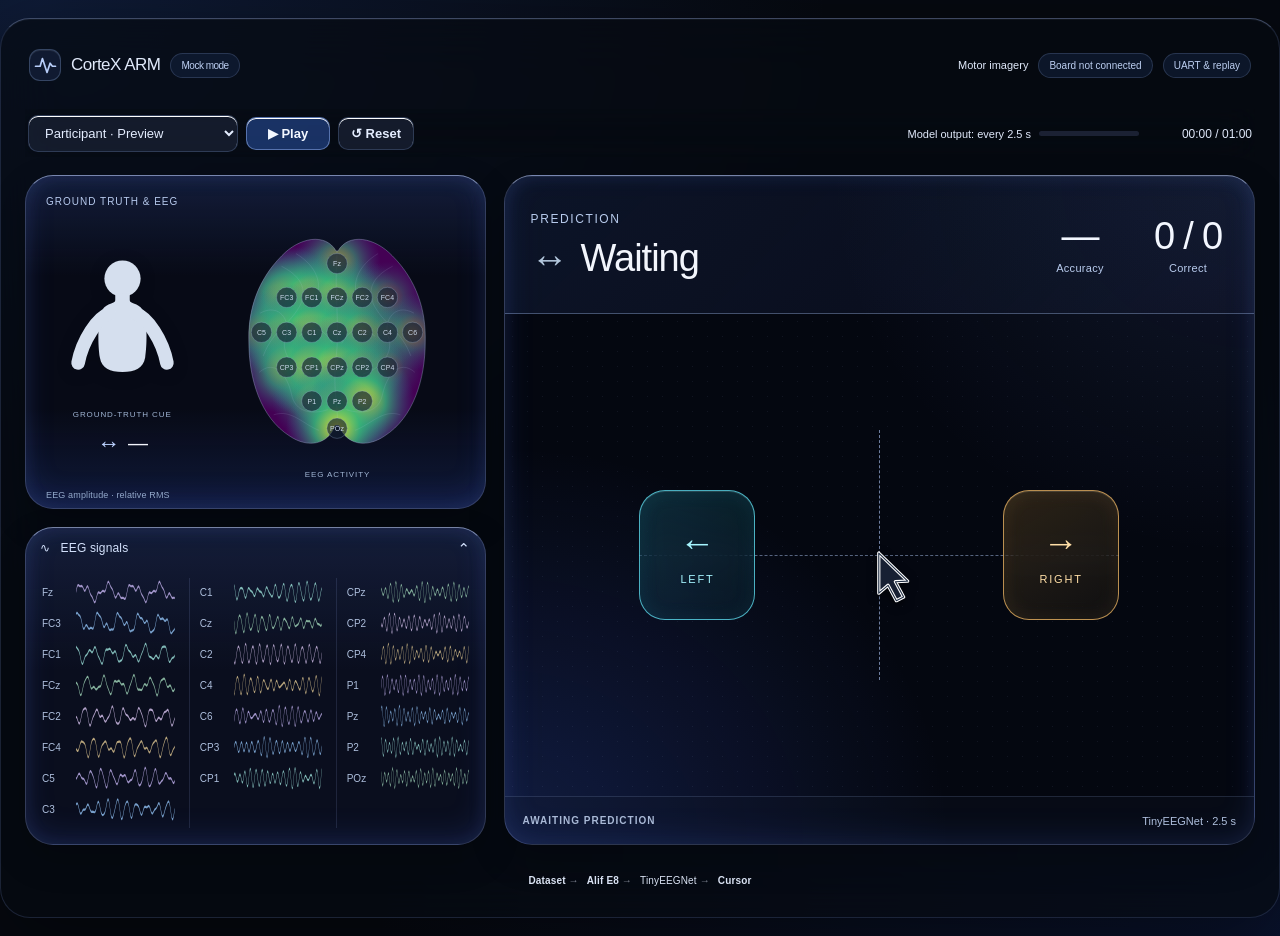
<file: frontend/index.html>
<!DOCTYPE html>
<html lang="en"><head><meta charset="utf-8"><meta name="viewport" content="width=device-width,initial-scale=1"><title>CorteX ARM — EdgeBCI</title>
<link rel="icon" href="data:,"><link rel="stylesheet" href="styles.css?v=cindy-e393489"><link rel="stylesheet" href="integration.css?v=cindy-5"><link rel="stylesheet" href="summary/summary.css?v=final-1"><link rel="stylesheet" href="final-design.css?v=final-1"></head>
<body><main class="shell">
<header class="header"><div class="brand"><div class="brand-icon"><svg width="23" height="23" viewBox="0 0 30 30" fill="none"><path d="M2 16h6l3-10 6 18 4-12 3 4h4" stroke="currentColor" stroke-width="2.2" stroke-linecap="round" stroke-linejoin="round"/></svg></div>CorteX ARM <span class="pill mock">Mock mode</span></div><div class="head-right"><span class="header-status">Motor imagery</span><span class="pill off" id="boardStat">Board not connected</span><details id="hardwareControls" class="hardware-dock"><summary class="pill">UART &amp; replay</summary><section class="hardware-dock-panel" aria-label="Hardware connection">
<div class="hardware-actions"><button class="btn" id="connectBtn">Connect UART</button><button class="btn" id="disconnectBtn">Disconnect UART</button><button class="btn" id="replayBtn">Replay saved UART</button><button class="btn" id="mockBtn">Use mock preview</button></div>
<label for="metadataProfile">Task cue metadata</label><select id="metadataProfile" aria-label="Task cue metadata"><option value="unknown">Unknown deployment · person neutral</option><option value="model2-four-window-20261017">Verified Model 2 · four staged trials</option></select>
<p id="transportStatus" role="status" aria-live="polite">Mock preview · no board connected</p><p id="playbackState" role="status">Paused mock preview</p><p id="latestResult">No UART prediction received</p>
<p>Hardware results use delayed visualization: 1.8 s/trial, not live inference timing. Play/Pause affects visualization; Reset rewinds retained results. UART carries no task labels. Select verified metadata only for the matching Model 2 deployment.</p>
<details><summary>Captured results · original classes and logits</summary><pre id="capturedResults">No captured results</pre></details>
</section></details></div></header>
<div class="controls"><select id="participant" aria-label="Select participant"><option value="preview">Participant · Preview</option></select><button class="btn play" id="playBtn">▶ Play</button><button class="btn" id="resetBtn">↺ Reset</button><button class="btn run-btn" id="endRunBtn" hidden><span class="run-icon-stop" aria-hidden="true"></span>End Run</button><button class="btn run-btn" id="newRunBtn" hidden>New Run</button><div class="spacer"></div><span class="tiny optional">Model output: every 2.5 s</span><div class="meter"><span id="progress"></span></div><span class="time" id="clock">00:00 / 01:00</span></div>
<section class="top-grid">
<div class="panel brain-panel"><div class="brain-info"><div><div class="eyebrow">Ground truth & EEG</div><div class="section-label" style="margin-top:8px">Recorded session</div></div><span id="truthInfo" class="sr">Ground-truth cue</span></div><div class="visuals"><div class="figure-block"><svg class="person" id="person" viewBox="0 0 160 145" role="img" aria-label="Front-facing upper-body silhouette with connected head and torso"><circle class="figure-head" cx="80" cy="29" r="20"/><path class="figure-body" d="M72 44Q80 47 88 44L88 53C88 57 97 56 102 63C108 77 107 103 105 116C103 128 94 132 80 132C66 132 57 128 55 116C53 103 52 77 58 63C63 56 72 57 72 53Z"/><g class="armR"><path d="M65 68C53 72 36 96 31 122" stroke-width="15" fill="none" stroke-linecap="round"/></g><g class="armL"><path d="M95 68C107 72 124 96 129 122" stroke-width="15" fill="none" stroke-linecap="round"/></g></svg><div class="figure-label">GROUND-TRUTH CUE</div><div class="cue-direction" aria-live="polite"><span id="cueArrow">↔</span><strong id="groundTruth">—</strong></div></div><div class="figure-block"><svg class="scalp-topomap brain-topomap" viewBox="0 0 220 258" role="img" aria-label="Brain-shaped EEG activity schematic; electrode positions do not imply cortical source localization"><defs><clipPath id="scalpclip"><path d="M109 35 C98 16 71 21 53 40 C28 65 18 96 19 129 C19 167 31 207 61 226 C80 239 101 235 108 215 L112 215 C119 235 140 239 159 226 C189 207 201 167 201 129 C202 96 192 65 167 40 C149 21 122 16 111 35Z"/></clipPath><radialGradient id="heat"><stop stop-color="#fde725" stop-opacity=".95"/><stop offset=".45" stop-color="#35b779" stop-opacity=".8"/><stop offset="1" stop-color="#31688e" stop-opacity="0"/></radialGradient></defs><path d="M109 35 C98 16 71 21 53 40 C28 65 18 96 19 129 C19 167 31 207 61 226 C80 239 101 235 108 215 L112 215 C119 235 140 239 159 226 C189 207 201 167 201 129 C202 96 192 65 167 40 C149 21 122 16 111 35Z" fill="#440154"/><g id="heatField" clip-path="url(#scalpclip)"></g><g fill="none" stroke="#dae5f1" stroke-opacity=".4" stroke-width="1.1" stroke-linecap="round"><path d="M110 36C107 79 113 112 109 146S112 196 110 215"/><path d="M53 51C75 62 81 78 69 96S43 119 34 143"/><path d="M31 99C51 88 63 108 57 124S65 157 83 162"/><path d="M30 160C46 146 59 164 63 183S84 204 100 199"/><path d="M68 38C88 50 96 68 88 86"/><path d="M71 123C87 109 96 116 105 130"/><path d="M45 204C63 198 75 214 91 220"/><path d="M53 51C75 62 81 78 69 96S43 119 34 143" transform="translate(220 0) scale(-1 1)"/><path d="M31 99C51 88 63 108 57 124S65 157 83 162" transform="translate(220 0) scale(-1 1)"/><path d="M30 160C46 146 59 164 63 183S84 204 100 199" transform="translate(220 0) scale(-1 1)"/><path d="M68 38C88 50 96 68 88 86" transform="translate(220 0) scale(-1 1)"/><path d="M71 123C87 109 96 116 105 130" transform="translate(220 0) scale(-1 1)"/><path d="M45 204C63 198 75 214 91 220" transform="translate(220 0) scale(-1 1)"/></g><path d="M109 35 C98 16 71 21 53 40 C28 65 18 96 19 129 C19 167 31 207 61 226 C80 239 101 235 108 215 L112 215 C119 235 140 239 159 226 C189 207 201 167 201 129 C202 96 192 65 167 40 C149 21 122 16 111 35Z" fill="none" stroke="#c7d9f0" stroke-width="1.5"/><g class="electrode-labels" aria-label="22 EEG electrodes"><g class="electrode"><circle cx="110" cy="48" r="10.5"/><text x="110" y="48" text-anchor="middle" dominant-baseline="central">Fz</text></g><g class="electrode"><circle cx="58" cy="83" r="10.5"/><text x="58" y="83" text-anchor="middle" dominant-baseline="central">FC3</text></g><g class="electrode"><circle cx="84" cy="83" r="10.5"/><text x="84" y="83" text-anchor="middle" dominant-baseline="central">FC1</text></g><g class="electrode"><circle cx="110" cy="83" r="10.5"/><text x="110" y="83" text-anchor="middle" dominant-baseline="central">FCz</text></g><g class="electrode"><circle cx="136" cy="83" r="10.5"/><text x="136" y="83" text-anchor="middle" dominant-baseline="central">FC2</text></g><g class="electrode"><circle cx="162" cy="83" r="10.5"/><text x="162" y="83" text-anchor="middle" dominant-baseline="central">FC4</text></g><g class="electrode"><circle cx="32" cy="119" r="10.5"/><text x="32" y="119" text-anchor="middle" dominant-baseline="central">C5</text></g><g class="electrode"><circle cx="58" cy="119" r="10.5"/><text x="58" y="119" text-anchor="middle" dominant-baseline="central">C3</text></g><g class="electrode"><circle cx="84" cy="119" r="10.5"/><text x="84" y="119" text-anchor="middle" dominant-baseline="central">C1</text></g><g class="electrode"><circle cx="110" cy="119" r="10.5"/><text x="110" y="119" text-anchor="middle" dominant-baseline="central">Cz</text></g><g class="electrode"><circle cx="136" cy="119" r="10.5"/><text x="136" y="119" text-anchor="middle" dominant-baseline="central">C2</text></g><g class="electrode"><circle cx="162" cy="119" r="10.5"/><text x="162" y="119" text-anchor="middle" dominant-baseline="central">C4</text></g><g class="electrode"><circle cx="188" cy="119" r="10.5"/><text x="188" y="119" text-anchor="middle" dominant-baseline="central">C6</text></g><g class="electrode"><circle cx="58" cy="155" r="10.5"/><text x="58" y="155" text-anchor="middle" dominant-baseline="central">CP3</text></g><g class="electrode"><circle cx="84" cy="155" r="10.5"/><text x="84" y="155" text-anchor="middle" dominant-baseline="central">CP1</text></g><g class="electrode"><circle cx="110" cy="155" r="10.5"/><text x="110" y="155" text-anchor="middle" dominant-baseline="central">CPz</text></g><g class="electrode"><circle cx="136" cy="155" r="10.5"/><text x="136" y="155" text-anchor="middle" dominant-baseline="central">CP2</text></g><g class="electrode"><circle cx="162" cy="155" r="10.5"/><text x="162" y="155" text-anchor="middle" dominant-baseline="central">CP4</text></g><g class="electrode"><circle cx="84" cy="190" r="10.5"/><text x="84" y="190" text-anchor="middle" dominant-baseline="central">P1</text></g><g class="electrode"><circle cx="110" cy="190" r="10.5"/><text x="110" y="190" text-anchor="middle" dominant-baseline="central">Pz</text></g><g class="electrode"><circle cx="136" cy="190" r="10.5"/><text x="136" y="190" text-anchor="middle" dominant-baseline="central">P2</text></g><g class="electrode"><circle cx="110" cy="218" r="10.5"/><text x="110" y="218" text-anchor="middle" dominant-baseline="central">POz</text></g></g></svg><div class="figure-label">EEG ACTIVITY</div></div></div><div class="map-note"><span id="mapSource">EEG amplitude · relative RMS</span><div class="map-scale"></div><div class="scale-labels"><span>Lower RMS</span><span>Higher RMS</span></div></div></div>
</section>
<div class="drawer open" id="drawer"><button class="drawer-head" id="drawerBtn" aria-expanded="true"><span>∿ &nbsp; EEG signals <span style="font-weight:500;opacity:.7"></span></span><span class="chevron">⌄</span></button><div class="drawer-body"><span class="trace-note"></span><div class="traces" id="traces"></div></div></div>
<section class="panel cursor-panel"><div class="prediction-summary"><div><span class="eyebrow">Prediction</span><div class="current-pred"><span id="directionIcon">↔</span><strong id="predTitle">Waiting</strong><span id="predDesc">No predictions yet</span></div></div><div class="totals" aria-live="polite"><div><strong id="accuracyValue">—</strong><span id="accuracyLabel">Accuracy</span></div><div title="Correct / predictions with a matching ground-truth label"><strong id="correctValue">0 / 0</strong><span>Correct</span></div></div><div class="model-bar"><span id="predictionAge"></span></div></div><div class="target-area" id="targetArea"><div class="centerline"></div><div class="lane"></div><div class="target left" id="leftTarget"><div class="target-icon">←</div><div class="target-name">LEFT</div></div><div class="target right" id="rightTarget"><div class="target-icon">→</div><div class="target-name">RIGHT</div></div><div class="mouse" id="mouse"><svg viewBox="0 0 32 45" aria-label="Mac-style pointer"><path d="M2.4 1.8V36.5L10.4 29.7L17.6 43L23.9 39.8L16.8 26.6L27.4 26.1Z" fill="#172033" stroke="#ffffff" stroke-width="2.8" stroke-linejoin="round"/><path d="M2.4 1.8V36.5L10.4 29.7L17.6 43L23.9 39.8L16.8 26.6L27.4 26.1Z" fill="none" stroke="#233146" stroke-width="1" stroke-linejoin="round"/></svg></div><div class="popup" id="popup">Target reached</div></div><div class="cursor-bottom"><span class="predict wait" id="predictText">AWAITING PREDICTION</span><span class="tiny" id="cursorInfo">TinyEEGNet · 2.5 s</span></div><div id="sessionSummary" hidden role="region" aria-label="Session summary" aria-live="polite"></div></section>
<div class="footer"><span>Dataset <span class="arrow">→</span></span><span>Alif E8 <span class="arrow">→</span></span><span><b>TinyEEGNet</b> <span class="arrow">→</span></span><span>Cursor</span></div>
</main>
<script>window.EdgeMultisubjectMode=new URLSearchParams(location.search).get("stream")==="multisubject";window.EdgeStreamingMode=window.EdgeMultisubjectMode||new URLSearchParams(location.search).get("stream")==="1";</script>
<script src="playback.js?v=cindy-5"></script><script src="trial-metadata.js?v=cindy-5"></script><script src="recorded-eeg/model2-eeg-data.js?v=eeg-1"></script><script src="recorded-eeg.js?v=eeg-1"></script><script src="gui.js?v=viewer-arms-eeg-sweep-1"></script><script src="hardware-adapter.js?v=cindy-5"></script><script src="uart-parser.js?v=cindy-5"></script><script src="serial-transport.js?v=cindy-5"></script><script src="hardware-controls.js?v=cindy-5"></script><script src="streaming/protocol.js"></script><script src="multisubject/profile.js"></script><script src="streaming/controller.js"></script><script src="streaming/dataset.js"></script><script src="multisubject/controller.js"></script><script src="multisubject/dataset.js"></script><script src="multisubject/route.js"></script>
<script src="summary/session-summary.js"></script><script src="summary/eeg-overview.js"></script><script src="summary/summary-view.js"></script><script src="summary/multisubject-view.js"></script>
</body></html>
</file>
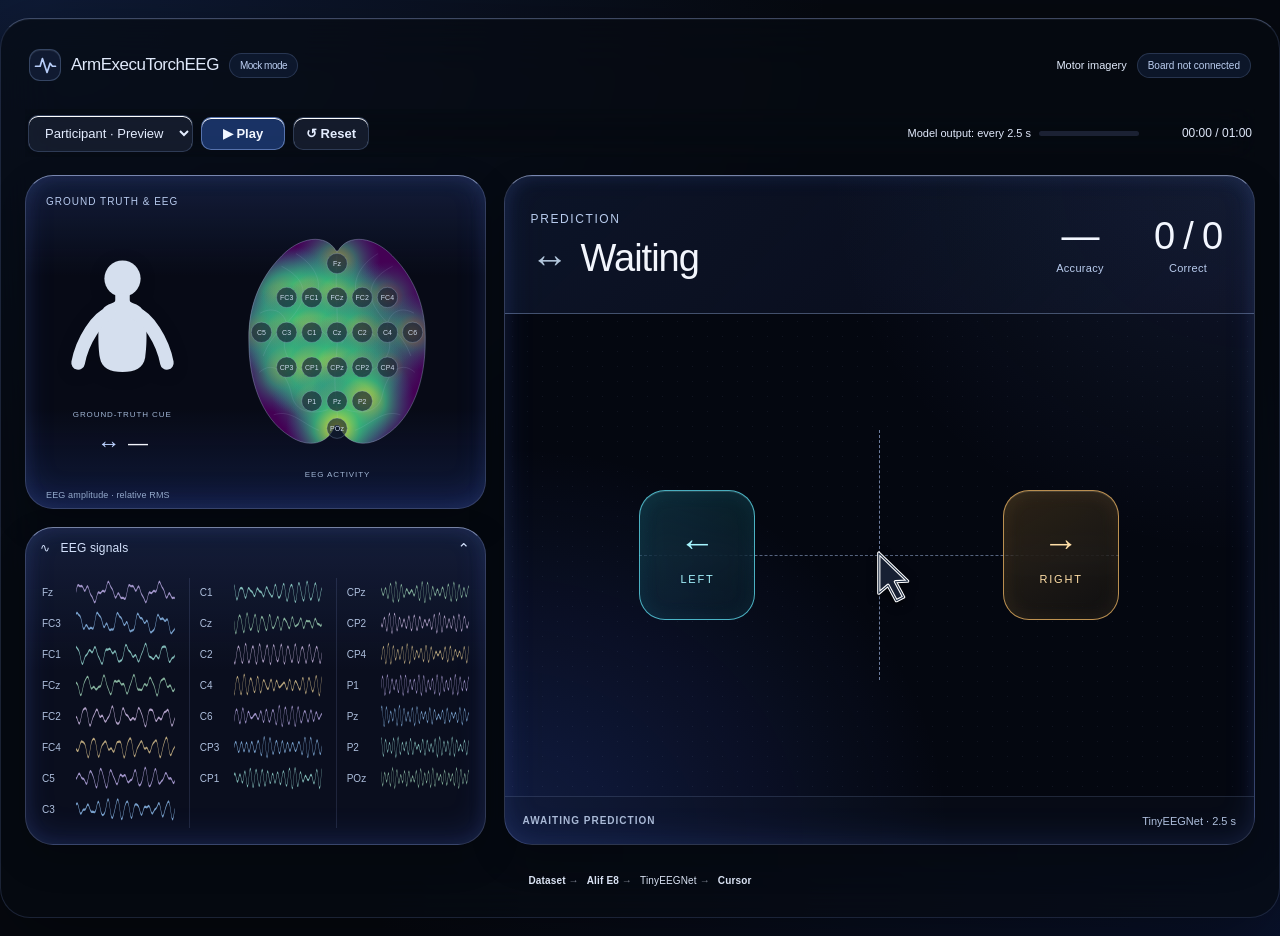
<file: frontend/design-reference/cindy-new-ui/index.html>
<!DOCTYPE html>
<html lang="en"><head><meta charset="utf-8"><meta name="viewport" content="width=device-width,initial-scale=1"><title>ArmExecuTorchEEG — Cursor Demo</title>
<link rel="stylesheet" href="styles.css"></head>
<body><main class="shell">
<header class="header"><div class="brand"><div class="brand-icon"><svg width="23" height="23" viewBox="0 0 30 30" fill="none"><path d="M2 16h6l3-10 6 18 4-12 3 4h4" stroke="currentColor" stroke-width="2.2" stroke-linecap="round" stroke-linejoin="round"/></svg></div>ArmExecuTorchEEG <span class="pill mock">Mock mode</span></div><div class="head-right"><span class="header-status">Motor imagery</span><span class="pill off" id="boardStat">Board not connected</span></div></header>
<div class="controls"><select id="participant" aria-label="Select participant"><option value="preview">Participant · Preview</option></select><button class="btn play" id="playBtn">▶ Play</button><button class="btn" id="resetBtn">↺ Reset</button><div class="spacer"></div><span class="tiny optional">Model output: every 2.5 s</span><div class="meter"><span id="progress"></span></div><span class="time" id="clock">00:00 / 01:00</span></div>
<section class="top-grid">
<div class="panel brain-panel"><div class="brain-info"><div><div class="eyebrow">Ground truth & EEG</div><div class="section-label" style="margin-top:8px">Recorded session</div></div><span id="truthInfo" class="sr">Ground-truth cue</span></div><div class="visuals"><div class="figure-block"><svg class="person" id="person" viewBox="0 0 160 145" role="img" aria-label="Front-facing upper-body silhouette with connected head and torso"><circle class="figure-head" cx="80" cy="29" r="20"/><path class="figure-body" d="M72 44Q80 47 88 44L88 53C88 57 97 56 102 63C108 77 107 103 105 116C103 128 94 132 80 132C66 132 57 128 55 116C53 103 52 77 58 63C63 56 72 57 72 53Z"/><g class="armR"><path d="M65 68C53 72 36 96 31 122" stroke-width="15" fill="none" stroke-linecap="round"/></g><g class="armL"><path d="M95 68C107 72 124 96 129 122" stroke-width="15" fill="none" stroke-linecap="round"/></g></svg><div class="figure-label">GROUND-TRUTH CUE</div><div class="cue-direction" aria-live="polite"><span id="cueArrow">↔</span><strong id="groundTruth">—</strong></div></div><div class="figure-block"><svg class="scalp-topomap brain-topomap" viewBox="0 0 220 258" role="img" aria-label="Brain-shaped EEG activity schematic; electrode positions do not imply cortical source localization"><defs><clipPath id="scalpclip"><path d="M109 35 C98 16 71 21 53 40 C28 65 18 96 19 129 C19 167 31 207 61 226 C80 239 101 235 108 215 L112 215 C119 235 140 239 159 226 C189 207 201 167 201 129 C202 96 192 65 167 40 C149 21 122 16 111 35Z"/></clipPath><radialGradient id="heat"><stop stop-color="#fde725" stop-opacity=".95"/><stop offset=".45" stop-color="#35b779" stop-opacity=".8"/><stop offset="1" stop-color="#31688e" stop-opacity="0"/></radialGradient></defs><path d="M109 35 C98 16 71 21 53 40 C28 65 18 96 19 129 C19 167 31 207 61 226 C80 239 101 235 108 215 L112 215 C119 235 140 239 159 226 C189 207 201 167 201 129 C202 96 192 65 167 40 C149 21 122 16 111 35Z" fill="#440154"/><g id="heatField" clip-path="url(#scalpclip)"></g><g fill="none" stroke="#dae5f1" stroke-opacity=".4" stroke-width="1.1" stroke-linecap="round"><path d="M110 36C107 79 113 112 109 146S112 196 110 215"/><path d="M53 51C75 62 81 78 69 96S43 119 34 143"/><path d="M31 99C51 88 63 108 57 124S65 157 83 162"/><path d="M30 160C46 146 59 164 63 183S84 204 100 199"/><path d="M68 38C88 50 96 68 88 86"/><path d="M71 123C87 109 96 116 105 130"/><path d="M45 204C63 198 75 214 91 220"/><path d="M53 51C75 62 81 78 69 96S43 119 34 143" transform="translate(220 0) scale(-1 1)"/><path d="M31 99C51 88 63 108 57 124S65 157 83 162" transform="translate(220 0) scale(-1 1)"/><path d="M30 160C46 146 59 164 63 183S84 204 100 199" transform="translate(220 0) scale(-1 1)"/><path d="M68 38C88 50 96 68 88 86" transform="translate(220 0) scale(-1 1)"/><path d="M71 123C87 109 96 116 105 130" transform="translate(220 0) scale(-1 1)"/><path d="M45 204C63 198 75 214 91 220" transform="translate(220 0) scale(-1 1)"/></g><path d="M109 35 C98 16 71 21 53 40 C28 65 18 96 19 129 C19 167 31 207 61 226 C80 239 101 235 108 215 L112 215 C119 235 140 239 159 226 C189 207 201 167 201 129 C202 96 192 65 167 40 C149 21 122 16 111 35Z" fill="none" stroke="#c7d9f0" stroke-width="1.5"/><g class="electrode-labels" aria-label="22 EEG electrodes"><g class="electrode"><circle cx="110" cy="48" r="10.5"/><text x="110" y="48" text-anchor="middle" dominant-baseline="central">Fz</text></g><g class="electrode"><circle cx="58" cy="83" r="10.5"/><text x="58" y="83" text-anchor="middle" dominant-baseline="central">FC3</text></g><g class="electrode"><circle cx="84" cy="83" r="10.5"/><text x="84" y="83" text-anchor="middle" dominant-baseline="central">FC1</text></g><g class="electrode"><circle cx="110" cy="83" r="10.5"/><text x="110" y="83" text-anchor="middle" dominant-baseline="central">FCz</text></g><g class="electrode"><circle cx="136" cy="83" r="10.5"/><text x="136" y="83" text-anchor="middle" dominant-baseline="central">FC2</text></g><g class="electrode"><circle cx="162" cy="83" r="10.5"/><text x="162" y="83" text-anchor="middle" dominant-baseline="central">FC4</text></g><g class="electrode"><circle cx="32" cy="119" r="10.5"/><text x="32" y="119" text-anchor="middle" dominant-baseline="central">C5</text></g><g class="electrode"><circle cx="58" cy="119" r="10.5"/><text x="58" y="119" text-anchor="middle" dominant-baseline="central">C3</text></g><g class="electrode"><circle cx="84" cy="119" r="10.5"/><text x="84" y="119" text-anchor="middle" dominant-baseline="central">C1</text></g><g class="electrode"><circle cx="110" cy="119" r="10.5"/><text x="110" y="119" text-anchor="middle" dominant-baseline="central">Cz</text></g><g class="electrode"><circle cx="136" cy="119" r="10.5"/><text x="136" y="119" text-anchor="middle" dominant-baseline="central">C2</text></g><g class="electrode"><circle cx="162" cy="119" r="10.5"/><text x="162" y="119" text-anchor="middle" dominant-baseline="central">C4</text></g><g class="electrode"><circle cx="188" cy="119" r="10.5"/><text x="188" y="119" text-anchor="middle" dominant-baseline="central">C6</text></g><g class="electrode"><circle cx="58" cy="155" r="10.5"/><text x="58" y="155" text-anchor="middle" dominant-baseline="central">CP3</text></g><g class="electrode"><circle cx="84" cy="155" r="10.5"/><text x="84" y="155" text-anchor="middle" dominant-baseline="central">CP1</text></g><g class="electrode"><circle cx="110" cy="155" r="10.5"/><text x="110" y="155" text-anchor="middle" dominant-baseline="central">CPz</text></g><g class="electrode"><circle cx="136" cy="155" r="10.5"/><text x="136" y="155" text-anchor="middle" dominant-baseline="central">CP2</text></g><g class="electrode"><circle cx="162" cy="155" r="10.5"/><text x="162" y="155" text-anchor="middle" dominant-baseline="central">CP4</text></g><g class="electrode"><circle cx="84" cy="190" r="10.5"/><text x="84" y="190" text-anchor="middle" dominant-baseline="central">P1</text></g><g class="electrode"><circle cx="110" cy="190" r="10.5"/><text x="110" y="190" text-anchor="middle" dominant-baseline="central">Pz</text></g><g class="electrode"><circle cx="136" cy="190" r="10.5"/><text x="136" y="190" text-anchor="middle" dominant-baseline="central">P2</text></g><g class="electrode"><circle cx="110" cy="218" r="10.5"/><text x="110" y="218" text-anchor="middle" dominant-baseline="central">POz</text></g></g></svg><div class="figure-label">EEG ACTIVITY</div></div></div><div class="map-note"><span id="mapSource">EEG amplitude · relative RMS</span><div class="map-scale"></div><div class="scale-labels"><span>Lower RMS</span><span>Higher RMS</span></div></div></div>
</section>
<div class="drawer open" id="drawer"><button class="drawer-head" id="drawerBtn" aria-expanded="true"><span>∿ &nbsp; EEG signals <span style="font-weight:500;opacity:.7"></span></span><span class="chevron">⌄</span></button><div class="drawer-body"><span class="trace-note"></span><div class="traces" id="traces"></div></div></div>
<section class="panel cursor-panel"><div class="prediction-summary"><div><span class="eyebrow">Prediction</span><div class="current-pred"><span id="directionIcon">↔</span><strong id="predTitle">Waiting</strong><span id="predDesc">No predictions yet</span></div></div><div class="totals" aria-live="polite"><div><strong id="accuracyValue">—</strong><span id="accuracyLabel">Accuracy</span></div><div title="Correct / predictions with a matching ground-truth label"><strong id="correctValue">0 / 0</strong><span>Correct</span></div></div><div class="model-bar"><span id="predictionAge"></span></div></div><div class="target-area" id="targetArea"><div class="centerline"></div><div class="lane"></div><div class="target left" id="leftTarget"><div class="target-icon">←</div><div class="target-name">LEFT</div></div><div class="target right" id="rightTarget"><div class="target-icon">→</div><div class="target-name">RIGHT</div></div><div class="mouse" id="mouse"><svg viewBox="0 0 32 45" aria-label="Mac-style pointer"><path d="M2.4 1.8V36.5L10.4 29.7L17.6 43L23.9 39.8L16.8 26.6L27.4 26.1Z" fill="#172033" stroke="#ffffff" stroke-width="2.8" stroke-linejoin="round"/><path d="M2.4 1.8V36.5L10.4 29.7L17.6 43L23.9 39.8L16.8 26.6L27.4 26.1Z" fill="none" stroke="#233146" stroke-width="1" stroke-linejoin="round"/></svg></div><div class="popup" id="popup">Target reached</div></div><div class="cursor-bottom"><span class="predict wait" id="predictText">AWAITING PREDICTION</span><span class="tiny" id="cursorInfo">TinyEEGNet · 2.5 s</span></div></section>
<div class="footer"><span>Dataset <span class="arrow">→</span></span><span>Alif E8 <span class="arrow">→</span></span><span><b>TinyEEGNet</b> <span class="arrow">→</span></span><span>Cursor</span></div>
</main>
<script src="gui.js"></script><script src="hardware-adapter.js"></script></body></html>
</file>
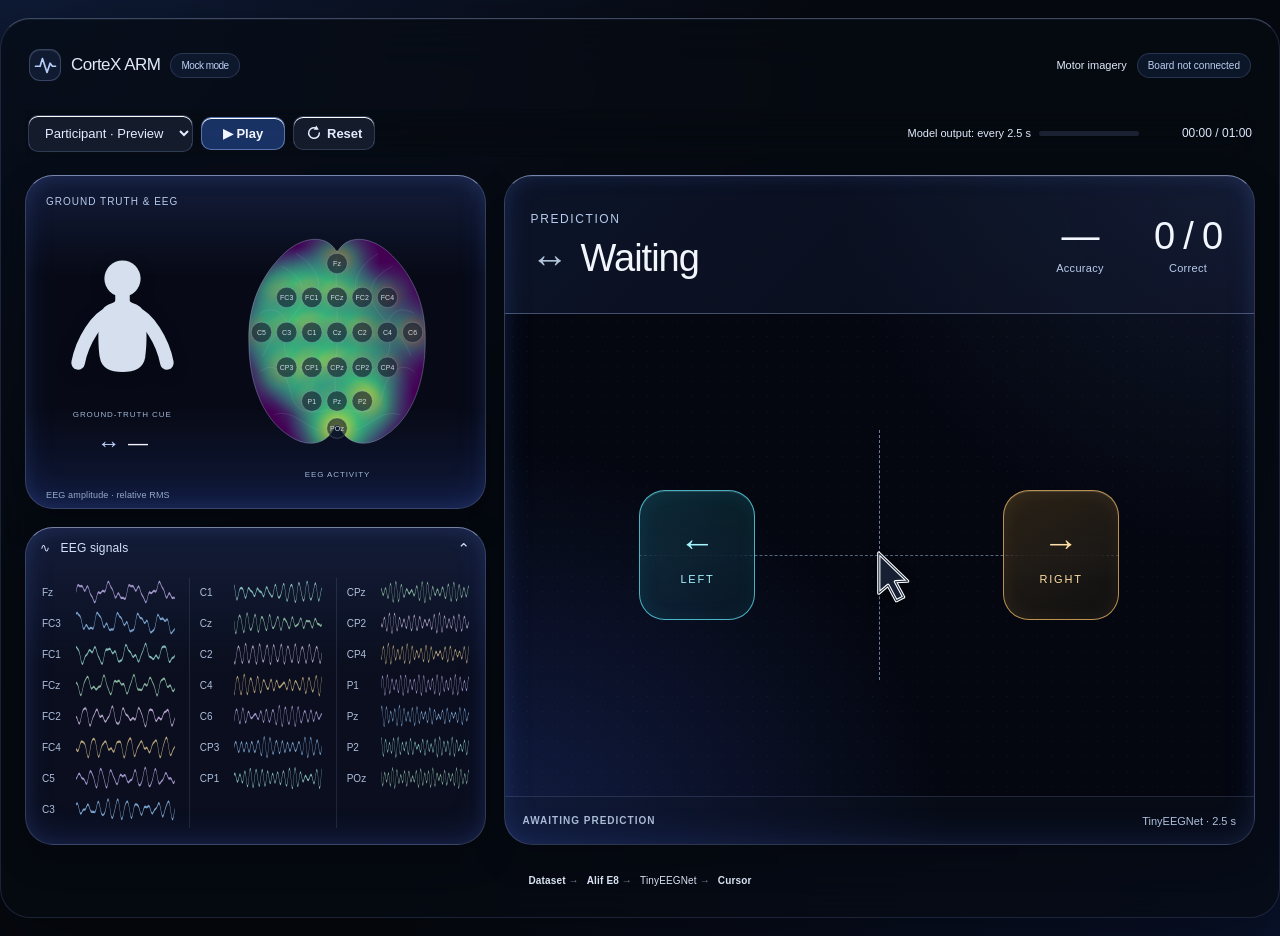
<file: frontend/gui-design-reference.html.html>
<!DOCTYPE html>
<html lang="en"><head><meta charset="utf-8"><meta name="viewport" content="width=device-width,initial-scale=1"><title>CorteX ARM — Cursor Demo</title>
<style>
:root{--ink:#25334b;--sub:#728098;--line:#e1e8ef;--base:#f8fafc;--green:#68a18b;--blue:#769dc5;--purple:#a39cca;--cyan:#8cbac1;--rose:#bd919a;--shadow:0 7px 22px rgba(38,59,85,.035)}*{box-sizing:border-box}body{margin:0;min-width:320px;background:var(--base);color:var(--ink);font-family:"Helvetica Neue",Helvetica,Arial,sans-serif;font-size:13px}.shell{height:100dvh;min-height:620px;padding:18px 24px 16px;display:flex;flex-direction:column;gap:11px;max-width:1800px;margin:auto}button,select,input{font:inherit}button{cursor:pointer}.header{height:52px;display:flex;align-items:center;justify-content:space-between;gap:12px;flex-shrink:0}.brand{font-weight:760;font-size:19px;letter-spacing:-.6px;display:flex;align-items:center;gap:10px}.brand-icon{width:34px;height:34px;border:1px solid #d3d3ec;background:#f1eff9;border-radius:11px;display:grid;place-items:center;color:#8b7ec1}.head-right{display:flex;align-items:center;gap:10px;flex-wrap:wrap}.pill{font-size:11px;font-weight:650;border-radius:999px;padding:7px 10px;border:1px solid #d7e3dd;background:#edf7f1;color:#588f7c;white-space:nowrap}.pill.mock{border-color:#d8d4ee;background:#f4f2fa;color:#7970ac}.pill.off{background:#f3f5f7;border-color:#e2e6ec;color:#8b98a9}.header-status{color:#8390a0;font-size:12px}.btn{border:1px solid #d9e1e9;border-radius:10px;background:white;padding:8px 12px;font-weight:630;color:#31425a;box-shadow:0 1px 3px rgba(0,0,0,.02)}.btn:hover{background:#f3f7fb}.btn.play{background:#eef3fb;border-color:#b9cbe5;color:#3f6caa;min-width:84px}.btn.play.running{background:#f6f1eb;border-color:#e6cdb7;color:#a37a50}select{background:#fff;border:1px solid #d9e1e9;color:#42516b;border-radius:10px;padding:9px 12px;max-width:210px}.controls{height:45px;display:flex;align-items:center;gap:8px;flex-shrink:0}.spacer{flex:1}.tiny{font-size:11px;color:var(--sub)}.time{font-variant-numeric:tabular-nums;min-width:105px;text-align:right;font-size:12px;color:#64738d}.meter{width:100px;height:5px;border-radius:5px;background:#e5eaf0;overflow:hidden}.meter>span{display:block;width:0;height:100%;background:#96adc9}.top-grid{height:185px;display:grid;grid-template-columns:minmax(380px,1.65fr) minmax(280px,1fr);gap:11px;flex-shrink:0}.panel{background:white;border:1px solid var(--line);border-radius:15px;overflow:hidden;box-shadow:var(--shadow)}.brain-panel{background:#f2f8f7;border-color:#b4d6d0;display:flex;gap:16px;padding:12px 18px;align-items:center}.brain-info{width:165px;flex:0 0 165px;align-self:stretch;display:flex;flex-direction:column;justify-content:space-between}.eyebrow{font-size:10px;letter-spacing:1.25px;text-transform:uppercase;font-weight:800;color:#618e8a}.section-label{font-weight:760;font-size:14px;letter-spacing:-.3px}.brain-status{font-size:11px;color:#617c81;line-height:1.7}.brain-status strong{color:#315e67}.visuals{flex:1;display:flex;align-items:center;justify-content:center;gap:20px;min-width:0;height:100%}.figure-block{display:flex;flex-direction:column;align-items:center;justify-content:center;gap:3px;min-width:110px}.figure-block svg{height:132px;width:auto;max-width:150px}.figure-label{font-size:10px;color:#647f83;font-weight:650}.person .armL,.person .armR{transform-box:fill-box;transition:transform .65s cubic-bezier(.2,.75,.25,1)}.person .armL{transform-origin:top center}.person .armR{transform-origin:top center}.person.raiseL .armL{transform:rotate(-125deg)}.person.raiseR .armR{transform:rotate(125deg)}.model-panel{background:#f0f5fa;border-color:#bad0e2;display:flex;flex-direction:column;padding:15px 18px;justify-content:space-between}.card-main{display:flex;align-items:center;justify-content:space-between;gap:12px}.stat{font-size:24px;font-weight:800;letter-spacing:-.7px}.stat-desc{font-size:11px;color:#78889d;line-height:1.6}.status-indicator{display:flex;align-items:center;gap:5px;font-size:11px;font-weight:680;color:#607a92}.dot{height:7px;width:7px;border-radius:100%;background:#8ea6c1}.model-bar{height:6px;background:#e2ebf3;border-radius:10px;overflow:hidden}.model-bar span{display:block;width:0;height:100%;background:#8ea9c8;transition:width .3s}.model-spec{display:flex;justify-content:space-between;align-items:center;gap:6px;font-size:10px;color:#617997}.drawer{border:1px solid #ded9ec;border-radius:13px;background:#f6f4fb;flex-shrink:0;overflow:hidden}.drawer-head{height:34px;width:100%;background:transparent;color:#77709b;border:0;display:flex;justify-content:space-between;align-items:center;padding:0 16px;font-weight:750;font-size:11px;letter-spacing:.15px}.drawer-head span{display:flex;align-items:center;gap:9px}.chevron{font-size:15px;transform:rotate(0deg);transition:transform .2s}.drawer.open .chevron{transform:rotate(180deg)}.drawer-body{display:none;height:150px;padding:5px 16px 12px}.drawer.open .drawer-body{display:block}.trace-note{color:#9285ad;font-size:10px;float:right}.traces{height:120px;display:flex;flex-direction:column;gap:1px}.trace{display:flex;align-items:center;height:19px;gap:8px}.trace-label{width:33px;font-size:10px;color:#69718a;font-weight:650}.trace svg{width:100%;height:19px}.cursor-panel{flex:1;min-height:225px;background:#ffffff;border-color:#dfe7ee;position:relative;overflow:hidden;display:flex;flex-direction:column}.cursor-heading{position:absolute;top:17px;left:20px;z-index:3}.cursor-heading h2{font-size:15px;letter-spacing:-.3px;margin:0 0 3px}.cursor-heading small{font-size:11px;color:#8190a1}.target-area{position:relative;flex:1;min-height:180px;overflow:hidden}.target{position:absolute;top:50%;transform:translateY(-50%);height:112px;width:118px;border:1.5px dashed;display:flex;flex-direction:column;gap:6px;align-items:center;justify-content:center;border-radius:15px;transition:background .3s, transform .3s}.target.left{left:8.5%;background:#f1f8f4;border-color:#9bc8b5;color:#5d9c85}.target.right{right:8.5%;background:#eff5fb;border-color:#a4bfda;color:#678fb6}.target.active{transform:translateY(-50%) scale(1.045);border-style:solid}.target.hit{outline:3px solid #d5eadb}.target-icon{font-size:28px;font-weight:500;line-height:1}.target-name{font-weight:760;letter-spacing:1.2px;font-size:11px}.centerline{position:absolute;left:50%;top:15%;height:70%;border-left:1px dashed #dfe5ec;pointer-events:none}.lane{position:absolute;left:8%;right:8%;top:50%;border-top:1px dashed #edf0f4;pointer-events:none}.mouse{position:absolute;left:50%;top:50%;transform:translate(-4px,-4px);pointer-events:none;z-index:3;filter:drop-shadow(0 3px 1.5px rgba(39,54,71,.18));will-change:left}.mouse svg{width:33px;height:45px}.cursor-bottom{border-top:1px solid #f0f2f5;padding:10px 18px;min-height:44px;display:flex;justify-content:space-between;align-items:center;gap:12px;background:#fff}.predict{text-transform:uppercase;letter-spacing:1.4px;font-size:11px;font-weight:750}.predict.wait{color:#8592a2}.predict.left{color:#58977f}.predict.right{color:#668fc2}.footer{height:34px;display:flex;align-items:center;justify-content:center;gap:8px;flex-shrink:0;background:#f1f4f8;border:1px solid #e6ebf0;border-radius:11px;font-size:10px;color:#7b8da2;font-weight:620}.footer b{color:#52657e}.footer .arrow{opacity:.55}.side-note{color:#9aa7b6;font-size:10px}.sr{position:absolute;left:-10000px}.kbd{font-size:10px;border:1px solid #dfe6ee;border-radius:5px;padding:3px 5px;color:#8390a3}.popup{position:absolute;right:16px;top:15px;border-radius:10px;background:#eff6f4;border:1px solid #b7d6c7;padding:8px 12px;color:#48836e;z-index:4;font-size:12px;font-weight:650;display:none}.popup.show{display:block}@media(max-width:850px){.shell{padding:12px;gap:8px}.brand{font-size:15px}.header-status{display:none}.top-grid{height:185px;grid-template-columns:minmax(0,1fr) minmax(0,.78fr)}.brain-panel{padding:10px;gap:3px}.brain-info{width:104px;flex-basis:104px}.visuals{gap:3px}.figure-block{min-width:0}.figure-block svg{height:101px}.target{width:90px;height:90px}.model-panel{padding:11px}.footer{font-size:9px}.optional{display:none}}@media(max-width:600px){.shell{min-height:650px}.top-grid{height:175px;grid-template-columns:1fr}.model-panel{display:none}.brain-info{width:120px;flex-basis:120px}.figure-block svg{height:112px}.target{width:74px;height:84px}.target.left{left:4%}.target.right{right:4%}.target-name{font-size:9px}.header{height:44px}.controls{flex-wrap:wrap;height:auto}.side-note,.meter{display:none}}

/* Stacked layout retained from the reference; typography and borders refined. */
:root{--line:#a8b4af;--shadow:0 8px 25px #435a4810}
body{background:radial-gradient(ellipse at 0% 0%,#e8eee7,transparent 50%),radial-gradient(ellipse at 100% 100%,#ebe7f0,transparent 50%),#f2f4f1}
.panel,.drawer,.controls{backdrop-filter:blur(16px)}
.panel{background:#ffffff99;border-color:#a8b4af}.brain-panel{background:#eaf2efaa;border-color:#91afa6}.model-panel{background:#eaf0f7aa;border-color:#94a9bf}.drawer{background:#f0ecf7aa;border-color:#a99fbc}
.brand{font-weight:650;letter-spacing:-.5px}.section-label{font-weight:600}.eyebrow{font-weight:650}.stat{font-weight:600}.cursor-heading h2{font-size:17px;font-weight:600}.btn,select{border-color:#a4afac;background:#ffffffaa}.footer{border-color:#adb8b3;background:#e8ede999}.cursor-bottom{background:#ffffff60;border-color:#bdc7c0}.cursor-heading small{max-width:450px;display:block;line-height:1.5}
.map-note{font-size:9px;color:#73847b;align-self:end;max-width:105px;line-height:1.5}.map-scale{height:4px;background:linear-gradient(90deg,#bad2da,#c8dfbd,#d7b59f);margin-top:8px;border-radius:4px}.scale-labels{display:flex;justify-content:space-between;font-size:8px}.figure-label{font-size:9px}.visuals{gap:14px}.trace-note{float:none;display:block;text-align:right}.traces{clear:both}.drawer-body{height:165px}.drawer.open .drawer-body{display:block}.brain-info{flex-basis:145px;width:145px}.mouse svg{width:33px;height:45px}
button:focus-visible,select:focus-visible{outline:2px solid #698677;outline-offset:3px}
@media(max-width:850px){.brain-info{flex-basis:100px;width:100px}.map-note{display:none}.visuals{gap:5px}.figure-label{font-size:8px}}
@media(max-width:600px){.shell{height:auto;min-height:100dvh}.model-panel{display:flex;min-height:140px}.top-grid{height:auto;grid-template-columns:1fr}.brain-panel{min-height:185px}.cursor-panel{min-height:360px}.target-area{min-height:280px}.drawer-body{height:165px}.cursor-heading small{max-width:230px}.figure-label{font-size:9px}}

/* Design iteration 3: EEG on left, dominant cursor workspace on right. */
.shell{display:grid;grid-template-columns:minmax(290px,3fr) minmax(0,7fr);grid-template-rows:52px 48px minmax(285px,1fr) auto 34px;gap:14px;max-width:1660px;height:100dvh;min-height:740px;padding:20px 26px}
.header,.controls,.footer{grid-column:1/-1}.header{grid-row:1}.controls{grid-row:2;height:auto}.footer{grid-row:5}
.top-grid{grid-column:1;grid-row:3;height:auto;display:flex;min-width:0}.brain-panel{width:100%;padding:18px;display:flex;flex-direction:column;gap:10px}.brain-info{width:100%;flex:0 0 auto;display:flex;flex-direction:row;align-items:center;justify-content:space-between;gap:8px}.brain-info .section-label{display:none}.brain-info .eyebrow{font-size:10px;letter-spacing:1px}.brain-status{font-size:10px;text-align:right}.brain-status br,.brain-status #truthInfo{display:none}.visuals{width:100%;height:auto;flex:1;gap:12px;align-items:center}.figure-block{min-width:0;flex:1}.figure-block:first-child{flex:.75}.figure-block svg.person{height:145px;max-width:115px}.figure-block:nth-child(2){flex:1.25}.figure-block:nth-child(2) svg{height:235px;max-width:100%;width:auto}.figure-label{font-size:8px;letter-spacing:.5px;font-weight:550;white-space:nowrap}.map-note{align-self:stretch;max-width:none;font-size:9px}.map-scale{margin-top:5px;height:4px}.scale-labels{font-size:8px}
.drawer{grid-column:1;grid-row:4;align-self:start}.drawer-head{height:38px;padding:0 14px}.drawer-body{height:160px;padding:8px 14px 14px}.trace-note{display:none}.traces{height:132px;gap:3px}.trace{height:19px}.trace-label{width:26px;font-size:9px;flex-shrink:0}.trace svg{min-width:0;flex:1}.drawer-head span span{display:none}
.cursor-panel{grid-column:2;grid-row:3/5;min-height:0;background:linear-gradient(140deg,#ffffffb0,#f4f7f499)}.target-area{min-height:280px}.prediction-summary{position:relative;display:flex;justify-content:space-between;align-items:center;gap:12px;padding:20px 24px 18px;border-bottom:1px solid #b6c1bb80;flex-shrink:0}.prediction-summary .eyebrow{font-size:9px;color:#7b8990}.current-pred{display:flex;align-items:center;gap:10px;margin-top:8px}.current-pred #directionIcon{font-size:23px;color:#809cac}.current-pred strong{font-size:20px;font-weight:600;letter-spacing:-.5px}.current-pred #predDesc{font-size:10px;color:#87928d}.totals{display:flex;gap:24px}.totals>div{display:flex;flex-direction:column;text-align:center;gap:4px}.totals strong{font-size:22px;font-weight:550;font-variant-numeric:tabular-nums}.totals span{font-size:9px;color:#7b8780}.prediction-summary .model-bar{position:absolute;left:0;right:0;bottom:-1px;height:2px;border-radius:0;background:transparent}.target{width:112px;height:126px;border-width:1px;border-style:solid;border-radius:18px}.target.left{background:#e7f0e9b0;border-color:#96b4a3}.target.right{background:#e9eff6b0;border-color:#9eb2c6}.target-icon{font-size:30px}.target.active{box-shadow:0 0 0 7px #b3c9bc22}.mouse svg{width:39px;height:52px}.cursor-bottom{min-height:48px}.predict{font-size:10px;letter-spacing:1px}.popup{top:15px;right:20px}.brand{font-size:18px}.header-status{font-size:11px}
@media(min-width:1250px){.shell{grid-template-rows:52px 48px minmax(310px,1fr) auto 34px}.figure-block:nth-child(2) svg{height:260px}}
@media(max-width:1000px){.shell{padding:16px;gap:12px;grid-template-columns:300px minmax(0,1fr)}.current-pred #predDesc{display:none}.prediction-summary{padding:18px}.totals{gap:14px}.target{width:88px;height:105px}.cursor-bottom{padding:12px;gap:8px}.cursor-bottom .tiny{font-size:9px}.brain-panel{padding:14px}.optional{display:none}}
@media(max-width:720px){.shell{height:auto;min-height:100dvh;grid-template-columns:1fr;grid-template-rows:auto auto 440px auto auto 34px;padding:12px}.header{grid-row:1}.head-right{display:none}.controls{grid-row:2;flex-wrap:wrap}.controls .spacer{display:none}.controls select{max-width:180px}.time{margin-left:auto}.meter{display:none}.cursor-panel{grid-column:1;grid-row:3;min-height:440px}.top-grid{grid-column:1;grid-row:4;height:auto}.brain-panel{min-height:320px}.brain-info{width:100%;flex-basis:auto}.figure-block:nth-child(2) svg{height:220px}.drawer{grid-column:1;grid-row:5}.footer{grid-row:6;font-size:9px}.prediction-summary{padding:16px}.current-pred strong{font-size:18px}.target-area{min-height:300px}}
.cue-direction{display:flex;align-items:center;justify-content:center;gap:10px;margin-top:8px;white-space:nowrap}.cue-direction strong,.current-pred strong{font-family:"Helvetica Neue",Helvetica,Arial,sans-serif;font-size:20px;font-weight:600;letter-spacing:-.5px}.cue-direction>span{font-size:23px;color:#809cac}.figure-block:first-child .figure-label{margin-top:10px}@media(max-width:720px){.cue-direction strong,.current-pred strong{font-size:18px}}
/* Dark palette: independent of hardware integration. */
:root{color-scheme:dark;--ink:#e4ebe8;--sub:#97a7a0;--base:#101615;--line:#485550;--shadow:0 12px 36px #00000022}
body{background:radial-gradient(ellipse at 0% 0%,#23332e55,transparent 55%),radial-gradient(ellipse at 100% 100%,#30293c44,transparent 50%),#101615;color:var(--ink)}
.panel{background:#1a2321cc;border-color:#485750;box-shadow:0 12px 36px #00000022}.brain-panel{background:linear-gradient(145deg,#25342eaa,#192321ee);border-color:#52675c}.cursor-panel{background:radial-gradient(ellipse at 50% 45%,#26332f55,transparent 70%),linear-gradient(130deg,#1c2522ee,#17201fee);border-color:#53645c}.drawer{background:#282432aa;border-color:#60576d}.drawer-head{color:#c5b8d7}.footer{background:#1b252180;border-color:#3b4b43;color:#9caea4}.footer b{color:#c7d8cd}.brand-icon{background:#2d2c3b;border-color:#635a79;color:#b5a6d1}.pill,.pill.mock,.pill.off{background:#2b2937;border-color:#605b70;color:#c1b5d7}.pill.off{background:#222d29;border-color:#4c5d53;color:#a8b9ae}.header-status{color:#92a49a}
.btn,select{background:#26312c;border-color:#56695d;color:#d9e5dc}.btn:hover{background:#34433a}.btn.play{background:#9ab4a3;border-color:#abc6b5;color:#17251c}.btn.play.running{background:#c0ae8e;border-color:#d5c09b;color:#292316}.time,.tiny{color:#a0b0a7}.meter{background:#34453a}.meter>span{background:#9bb5a4}.eyebrow,.brain-info .eyebrow{color:#a6bfae}.brain-status,.brain-status strong{color:#d4e3d9}.figure-label{color:#a3b8ad}.map-note,.scale-labels{color:#98ada1}.map-scale{background:linear-gradient(90deg,#52769c,#84bdad,#dbc49a)}
.prediction-summary{border-color:#4a5b5080}.prediction-summary .eyebrow{color:#a9b9ae}.current-pred #predDesc{color:#92a79a}.current-pred #directionIcon,.cue-direction>span{color:#b2ccbc}.totals span{color:#a2b5a8}.prediction-summary .model-bar span{background:#afc5b4}.cursor-bottom{background:#1c2821a0;border-color:#485c4b}.predict.wait{color:#a2b3a6}.predict.left{color:#add3bb}.predict.right{color:#acbddb}.target.left{background:#405f4d55;border-color:#7c9e87;color:#b4d1bd}.target.right{background:#384a6655;border-color:#7c91b0;color:#b1c5e3}.target.active{background:#4e775b66;box-shadow:0 0 0 7px #a1bcab0c}.target.right.active{background:#49658a66}.target.hit{outline-color:#9ebbaa44}.centerline{border-color:#52685a55}.lane{border-color:#53685b44}.popup{background:#2a4634;border-color:#789780;color:#d1e8d5}.trace-label{color:#b9b1c9}.map-note .map-scale{opacity:.9}.mouse{filter:drop-shadow(0 4px 6px #00000055)}
.figure-block:nth-child(2) svg.scalp-topomap{height:220px;max-width:100%;width:100%}.person>path:first-child{fill:#657f76;stroke:#9bb3aa}.person .armL path,.person .armR path{stroke:#839f95}.person ellipse{fill:#a3b6af;stroke:#c5d5cc}.person>path:nth-last-child(4){fill:#789087}
button:focus-visible,select:focus-visible{outline:2px solid #bfd9c5;outline-offset:3px}

/* Neutral dark interface with blue accents. Signal colors are independent. */
:root{--ink:#edf0f5;--sub:#a0a9b7;--base:#0b0d11;--line:#414853;--shadow:0 12px 36px #00000035}
body{background:#0b0d11;color:var(--ink)}
.panel{background:#15181de8;border-color:#404752}.brain-panel{background:linear-gradient(145deg,#1b1f26,#13161b);border-color:#434c59}.cursor-panel{background:radial-gradient(ellipse at 50% 45%,#22334e22,transparent 70%),linear-gradient(130deg,#191d24,#101318);border-color:#465261}.drawer{background:#171b22;border-color:#424c5c}.drawer-head{color:#bcc9dd}.footer{background:#14181d;border-color:#343e4b;color:#a1acbc}.footer b{color:#d5dfed}.brand-icon{background:#1b2639;border-color:#425d87;color:#9fbeed}.pill,.pill.mock,.pill.off{background:#1b2535;border-color:#425572;color:#b9cceb}.pill.off{background:#1b1f25;border-color:#414b59;color:#a9b4c4}.header-status{color:#929eb0}
.btn,select{background:#222832;border-color:#4a5668;color:#e0e6f0}.btn:hover{background:#2c3543}.btn.play{background:#9abdf0;border-color:#b1cff7;color:#101d31}.btn.play.running{background:#d2dbea;border-color:#e0e8f4;color:#202b3d}.time,.tiny{color:#a8b3c5}.meter{background:#303a4a}.meter>span{background:#8fb4ec}.eyebrow,.brain-info .eyebrow{color:#a9bddc}.brain-status,.brain-status strong{color:#d8e2f2}.figure-label{color:#a8b7cc}.map-note,.scale-labels{color:#a4afbf}
.prediction-summary{border-color:#46536680}.prediction-summary .eyebrow{color:#a9b7cc}.current-pred #predDesc{color:#94a3b9}.current-pred #directionIcon,.cue-direction>span{color:#a8c6f2}.totals span{color:#a8b5c9}.prediction-summary .model-bar span{background:#96b9ee}.cursor-bottom{background:#171d27a0;border-color:#3d4c62}.predict.wait{color:#a9b5c7}.predict.left,.predict.right{color:#a8c9fa}.target.left,.target.right{background:#29436944;border-color:#6486b8;color:#b9d3fa}.target.active,.target.right.active{background:#375c914d;box-shadow:0 0 0 7px #9dbcf00c}.target.hit{outline-color:#8ab4f344}.centerline{border-color:#61739044}.lane{border-color:#61739033}.popup{background:#203652;border-color:#6e94c9;color:#d5e5fc}.trace-label{color:#b5c0d2}.mouse{filter:drop-shadow(0 4px 6px #00000066)}
.person>path:first-child{fill:#697b94;stroke:#a3b5cd}.person .armL path,.person .armR path{stroke:#8c9fb8}.person ellipse{fill:#b0bbcb;stroke:#d1d9e5}.person>path:nth-last-child(4){fill:#7c8ea6}
button:focus-visible,select:focus-visible{outline:2px solid #b7d2fc;outline-offset:3px}
.map-scale,.map-note .map-scale{background:linear-gradient(90deg,#440154,#414487,#2a788e,#22a884,#7ad151,#fde725);opacity:1}
/* Brighter axes and consistent direction encoding. */
.centerline{border-left:1px dashed #a6b9d0a6;top:12%;height:76%}.lane{border-top:1px dashed #a6b9d0a6;left:5%;right:5%}
.target.left{background:#225cb54d;border-color:#72adff;color:#a6ceff}.target.right{background:#93601f4d;border-color:#edb362;color:#ffd292}.target.left.active{background:#2e70cb66;box-shadow:0 0 0 7px #72adff14}.target.right.active{background:#a8752866;box-shadow:0 0 0 7px #edb36214}.target.left.hit{outline-color:#72adff66}.target.right.hit{outline-color:#edb36266}
.predict.left{color:#9dc9ff}.predict.right{color:#ffd092}.current-pred[data-direction="left"] strong,.current-pred[data-direction="left"] #directionIcon,.cue-direction[data-direction="left"] strong,.cue-direction[data-direction="left"]>span{color:#9dc9ff!important}.current-pred[data-direction="right"] strong,.current-pred[data-direction="right"] #directionIcon,.cue-direction[data-direction="right"] strong,.cue-direction[data-direction="right"]>span{color:#ffd092!important}

/* Minimal frosted glass, adapted from the supplied reference to the dark palette. */
body{background:radial-gradient(ellipse at 12% 15%,#48658066,transparent 48%),radial-gradient(ellipse at 95% 85%,#294e7380,transparent 48%),linear-gradient(125deg,#17212b,#0a111a 65%,#162535);background-attachment:fixed}
.shell{margin:18px auto;padding:20px 24px;max-width:1620px;height:calc(100dvh - 36px);min-height:740px;border:1px solid #d7e9ff25;border-top-color:#e4f0ff50;border-radius:25px;background:linear-gradient(140deg,#dcecff0d,#dcecff03);backdrop-filter:blur(28px);-webkit-backdrop-filter:blur(28px);box-shadow:inset 0 1px 0 #ffffff0a,0 24px 80px #00000030;gap:16px}
.panel,.brain-panel,.cursor-panel,.drawer{background:linear-gradient(135deg,#d6e6fa0e,#c9dff805);border:1px solid #c5d8ef2e;border-top-color:#e4f0ff57;border-left-color:#dcecff36;border-radius:20px;backdrop-filter:blur(22px);-webkit-backdrop-filter:blur(22px);box-shadow:inset 0 1px 0 #ffffff08,0 14px 35px #00000013}
.cursor-panel{background:linear-gradient(135deg,#bcd4f511,#bcd4f504)}.brain-panel{padding:20px}.header{padding:0 4px}.brand{font-size:17px;font-weight:600}.brand-icon{width:32px;height:32px;border-radius:11px;background:#e0ecff0b;border-color:#d1e3ff35;color:#c6d8f1;box-shadow:inset 0 1px 0 #ffffff14}.header-status{color:#acbacd}
.controls{padding:6px 3px}.btn,select{background:#d6e7ff0c;border:1px solid #c7ddff32;border-top-color:#e1edff50;border-radius:10px;box-shadow:inset 0 1px 0 #ffffff08;color:#e2eaf5}.btn:hover{background:#d2e4ff18}.btn.play{background:#a9c9f52b;color:#e3eeff;border-color:#b2d0ff66}.btn.play.running{background:#dde9ff20;border-color:#dde9ff65;color:#eef5ff}select option{background:#182332;color:#e2eaf5}.pill,.pill.mock,.pill.off{padding:6px 10px;background:#e0ecff08;border-color:#c7d9f22b;font-size:10px;font-weight:500;color:#b7c8df}.pill.mock{color:#c1d7f8}.footer{background:transparent;border:0;box-shadow:none;color:#a6b9cf}.footer b{color:#d8e6f8;font-weight:500}
.prediction-summary{padding:22px 25px 19px;border-bottom-color:#d1e4ff22}.prediction-summary .eyebrow{font-weight:500;letter-spacing:1.2px;color:#a7bad2}.totals strong{font-size:24px;font-weight:500}.totals span{font-size:9px;color:#acbdd2}.current-pred strong,.cue-direction strong{font-weight:550}.current-pred #predDesc{color:#9fadc1}.cursor-bottom{background:#d2e5ff04;border-top-color:#c3d9f421}.drawer-head{font-weight:500;color:#c3d2e5}.trace-label{color:#bdcbdf}.eyebrow,.brain-info .eyebrow,.figure-label{color:#aebfd4}.figure-label{font-weight:500}.map-note{color:#a4b7cf}
.target{border-radius:20px;backdrop-filter:blur(12px);-webkit-backdrop-filter:blur(12px);box-shadow:inset 0 1px 0 #ffffff14,0 8px 22px #00000010}.target.left{background:linear-gradient(145deg,#88b9ff20,#88b9ff08);border-color:#83b6fcaa}.target.right{background:linear-gradient(145deg,#efba6a20,#efba6a08);border-color:#edb362aa}.target.left.active{background:linear-gradient(145deg,#88b9ff36,#88b9ff13);box-shadow:0 0 0 6px #8ab8f50c,inset 0 1px 0 #dcecff2b}.target.right.active{background:linear-gradient(145deg,#efba6a36,#efba6a13);box-shadow:0 0 0 6px #efba6a0c,inset 0 1px 0 #fff0d02b}.target-name{font-weight:550;letter-spacing:1.5px}.centerline,.lane{opacity:1}.popup{background:#223754b8;backdrop-filter:blur(16px);border-color:#b6d1f44d;color:#e1ecfc}.meter{background:#c0d8fa20}.meter>span{background:#adcdfa}.prediction-summary .model-bar span{background:#bed8ff8c}
@media(max-width:1000px){.shell{margin:12px;max-width:none;height:calc(100dvh - 24px);padding:16px;gap:12px}.brain-panel{padding:14px}}
@media(max-width:720px){.shell{margin:8px;height:auto;padding:12px;border-radius:20px;gap:12px}.brand{font-size:14px}.prediction-summary{padding:16px}.totals strong{font-size:22px}}
@media(prefers-reduced-transparency:reduce){.panel,.brain-panel,.cursor-panel,.drawer{background:#192534}.shell{background:#111c2a}}

/* Brighter slate-blue frosted workspace, preserving high-contrast text. */
body{background:radial-gradient(ellipse at 6% 6%,#9aaec3aa,transparent 55%),radial-gradient(ellipse at 95% 95%,#7397bbaa,transparent 55%),linear-gradient(125deg,#7b90a5,#435b75 65%,#6e8ba7);background-attachment:fixed}
.shell{background:linear-gradient(140deg,#eff6ff22,#eff6ff0c);border-color:#f2f7ff66;border-top-color:#ffffffa0;box-shadow:inset 0 1px 0 #ffffff22,0 24px 80px #15263b30}
.panel,.brain-panel,.cursor-panel,.drawer{background:linear-gradient(135deg,#263c55ba,#1a304bba);border-color:#dceaff66;border-top-color:#f0f7ff99;box-shadow:inset 0 1px 0 #ffffff14,0 14px 35px #17314920}.brain-panel{background:linear-gradient(135deg,#304965cc,#213b56cc)}.cursor-panel{background:linear-gradient(135deg,#2b435db3,#1a334db3)}.drawer{background:linear-gradient(135deg,#304761c9,#233c58c9)}
.brand,.header-status,.time,.controls .tiny{color:#f3f7ff}.brand-icon{background:#ecf5ff24;color:#fff;border-color:#f5faff77}.pill,.pill.mock,.pill.off{background:#1c355b55;border-color:#f1f7ff66;color:#f1f6ff}.btn,select{background:#243e5ba0;border-color:#e4efff66;color:#f2f7ff}.btn.play{background:#d0e4ffcc;color:#142d4a;border-color:#f1f7ffcc}.btn.play.running{background:#eaf3ffcc;color:#203a58}.btn:hover{background:#476481cc}.footer,.footer b{color:#f0f6ff}.meter{background:#dceaff44}
.prediction-summary .eyebrow,.brain-info .eyebrow,.figure-label,.map-note,.scale-labels,.totals span,.tiny,.trace-label,.current-pred #predDesc{color:#d6e4f7}.prediction-summary{border-bottom-color:#dceaff55}.cursor-bottom{background:#19334b33;border-top-color:#dfedff55}.drawer-head{color:#e7f0ff}.centerline{border-left-color:#e3efffd0}.lane{border-top-color:#e3efffb0}.target.left{background:#5088d34d;border-color:#9bc8ff;color:#d1e7ff}.target.right{background:#a575344d;border-color:#ffd08b;color:#ffe0ad}.predict.left{color:#c3e0ff}.predict.right{color:#ffe0a6}.current-pred[data-direction="left"] strong,.current-pred[data-direction="left"] #directionIcon,.cue-direction[data-direction="left"] strong,.cue-direction[data-direction="left"]>span{color:#c3e0ff!important}.current-pred[data-direction="right"] strong,.current-pred[data-direction="right"] #directionIcon,.cue-direction[data-direction="right"] strong,.cue-direction[data-direction="right"]>span{color:#ffe0a6!important}
.figure-block:nth-child(2) svg.brain-topomap{height:235px;width:100%;filter:drop-shadow(0 5px 12px #0a203f44)}
.person>path:first-child{fill:#98acc8;stroke:#d0dff2}.person .armL path,.person .armR path{stroke:#b1c5df}.person ellipse{fill:#c6d3e5;stroke:#eef4ff}
@media(prefers-reduced-transparency:reduce){.panel,.brain-panel,.cursor-panel,.drawer{background:#2b435d}.shell{background:#536d88}}

/* Light glass theme: cool whites, restrained blue accents. */
:root{color-scheme:light;--ink:#243348;--sub:#63758d;--base:#e5edf4;--line:#a8b9ca;--shadow:0 12px 36px #34547712}
body{color:var(--ink);background:radial-gradient(ellipse at 0% 0%,#fff 0%,transparent 54%),radial-gradient(ellipse at 100% 100%,#c2d5eaaa,transparent 52%),linear-gradient(130deg,#e8f0f5,#d6e2ed);background-attachment:fixed}
.shell{background:linear-gradient(140deg,#ffffff60,#ffffff25);border-color:#ffffffcc;border-top-color:#fff;box-shadow:inset 0 1px 0 #fff,0 24px 80px #37567c18}
.panel,.brain-panel,.cursor-panel,.drawer{background:linear-gradient(135deg,#ffffffa3,#ffffff55);border:1px solid #9eafc566;border-top-color:#fff;border-left-color:#ffffffc9;box-shadow:inset 0 1px 0 #ffffffcc,0 10px 30px #3b587b0a}.cursor-panel{background:linear-gradient(135deg,#ffffffb3,#f7fbff73)}.brain-panel,.drawer{background:linear-gradient(135deg,#f7fbff99,#f7fbff55)}
.brand,.header-status,.time,.controls .tiny{color:#32435b}.brand-icon{background:#ffffff88;border-color:#9db1ce;color:#4d6c98}.pill,.pill.mock,.pill.off{background:#f4f8ff88;border-color:#a7b9d177;color:#536c8f}.pill.off{color:#64768f}.btn,select{background:#ffffff99;border-color:#a3b5cc99;color:#344b68;box-shadow:inset 0 1px 0 #fff}.btn:hover{background:#fff}.btn.play{background:#d7e6fb;border-color:#8aaad3;color:#284b7c}.btn.play.running{background:#e6edf8;border-color:#9aacc7;color:#344d70}select option{background:#fff;color:#243348}.footer,.footer b{color:#596e88}.meter{background:#b7c8dd66}.meter>span{background:#719bd0}
.prediction-summary{border-bottom-color:#acbfd255}.prediction-summary .eyebrow,.brain-info .eyebrow{color:#5c7695}.figure-label,.map-note,.scale-labels,.totals span,.tiny,.trace-label,.current-pred #predDesc{color:#637992}.current-pred #directionIcon,.cue-direction>span{color:#59779d}.prediction-summary .model-bar span{background:#7a9dcb99}.cursor-bottom{background:#ffffff30;border-top-color:#acbfd255}.predict.wait{color:#72849a}.drawer-head{color:#4e6688}.centerline{border-left-color:#819bbbbb}.lane{border-top-color:#819bbb99}
.target.left{background:linear-gradient(145deg,#c2dcff66,#e7f1ff55);border-color:#6b9fdc;color:#3267a6}.target.right{background:linear-gradient(145deg,#f6ddb366,#fff1da55);border-color:#c69755;color:#936220}.target.left.active{background:#b8d7ff77;box-shadow:0 0 0 6px #88b5ee16}.target.right.active{background:#f8dbad77;box-shadow:0 0 0 6px #dab07716}.target.left.hit{outline-color:#6b9fdc44}.target.right.hit{outline-color:#c6975544}.predict.left{color:#3267a6}.predict.right{color:#936220}.current-pred[data-direction="left"] strong,.current-pred[data-direction="left"] #directionIcon,.cue-direction[data-direction="left"] strong,.cue-direction[data-direction="left"]>span{color:#3267a6!important}.current-pred[data-direction="right"] strong,.current-pred[data-direction="right"] #directionIcon,.cue-direction[data-direction="right"] strong,.cue-direction[data-direction="right"]>span{color:#936220!important}.popup{background:#eff6ffcc;border-color:#8daed4;color:#345c8c}
.person>path:first-child{fill:#bacbdf;stroke:#8199b7}.person .armL path,.person .armR path{stroke:#a3b8d1}.person ellipse{fill:#d4dfea;stroke:#92a7c0}.figure-block:nth-child(2) svg.brain-topomap{filter:drop-shadow(0 4px 8px #28477316)}.brain-topomap>path:last-of-type{stroke:#8c9caf;stroke-width:1.2}.mouse{filter:drop-shadow(0 3px 3px #25436922)}
button:focus-visible,select:focus-visible{outline-color:#4f7bb7}
@media(prefers-reduced-transparency:reduce){.panel,.brain-panel,.cursor-panel,.drawer{background:#f2f6fb}.shell{background:#e2ebf5}}

/* Helvetica Neue typography for headings, directions and channel labels. */
.eyebrow,.brain-info .eyebrow,.prediction-summary .eyebrow,.drawer-head,.target-name,.cue-direction,.cue-direction strong,.current-pred,.current-pred strong,.predict,.trace-label,.figure-label,.brain-topomap text{font-family:"Helvetica Neue",Helvetica,Arial,sans-serif}

/* Stronger separation between the page and light glass panels. */
body{background:radial-gradient(ellipse at 8% 0%,#dce6f088,transparent 52%),radial-gradient(ellipse at 100% 100%,#8aa5c180,transparent 55%),linear-gradient(135deg,#b3c3d4,#91a9c2);background-attachment:fixed}
.shell{background:linear-gradient(140deg,#ffffff32,#ffffff15);border-color:#ffffffaa;box-shadow:inset 0 1px 0 #ffffff88,0 24px 70px #38557622}
.panel,.brain-panel,.cursor-panel,.drawer{box-shadow:inset 0 1px 0 #ffffffcc,0 10px 28px #29496f12}

/* Navy backdrop with light frosted panels. */
body{background:radial-gradient(ellipse at 8% 0%,#34547a80,transparent 55%),radial-gradient(ellipse at 100% 100%,#264b7680,transparent 55%),#11243f;background-attachment:fixed}
.shell{background:linear-gradient(140deg,#ffffff18,#ffffff08);border-color:#cfdef544;box-shadow:inset 0 1px 0 #ffffff22,0 24px 70px #00000033}
.panel,.brain-panel,.cursor-panel,.drawer{background:linear-gradient(135deg,#f7fbffe0,#e6eff9cc)}
.brand,.header-status,.time,.controls .tiny,.footer,.footer b{color:#e6eefb}.brand-icon{background:#e7f1ff18;border-color:#b5c9e566;color:#d8e8ff}.pill,.pill.mock,.pill.off{background:#e3edff12;border-color:#b5c9e555;color:#d3e2f8}.controls .btn,.controls select{background:#f1f6ffe8;color:#2d4566;border-color:#bed1ed}.controls .btn.play{background:#c9ddfb;color:#213c62;border-color:#d9e9ff}.controls .btn:hover{background:#fff}.meter{background:#cadfff33}.meter>span{background:#a9caff}

/* Transparent glass with clearly separated panel edges. */
.shell{gap:20px}
.panel,.brain-panel,.cursor-panel,.drawer{border:1px solid #abc1de;border-top-color:#f9fcff;box-shadow:inset 0 1px 0 #ffffff99,0 10px 24px #04142d40,0 0 0 1px #07182d30;backdrop-filter:blur(20px);-webkit-backdrop-filter:blur(20px)}
@media(max-width:1000px){.shell{gap:14px}}

/* Reference-inspired black glass and blue edge lighting. */
:root{color-scheme:dark;--ink:#f2f5fc;--sub:#a6b4ce;--base:#05070d;--line:#435a91}
body{background:radial-gradient(ellipse at 3% 0%,#244a9b45,transparent 45%),radial-gradient(ellipse at 100% 100%,#142f8240,transparent 50%),#060910;color:#f2f5fc}
.shell{background:#060a12b3;border:1px solid #8caaf52b;border-top-color:#aec5ff55;border-radius:30px;box-shadow:0 24px 80px #00000066,inset 0 1px 0 #c1d3ff0d;gap:18px}
.panel,.brain-panel,.cursor-panel,.drawer{border-radius:28px;border:1px solid #a2bcff44;border-top-color:#bed0ff99;background:linear-gradient(160deg,#263f7c44,transparent 25%),linear-gradient(0deg,#385bd033,transparent 24%),#080c17dc;box-shadow:inset 0 1px 18px #9cb8ff14,inset 0 -8px 30px #4064e929,0 14px 35px #0000003d;backdrop-filter:blur(22px);-webkit-backdrop-filter:blur(22px)}
.cursor-panel{background:radial-gradient(ellipse at 0% 100%,#4267f438,transparent 42%),radial-gradient(ellipse at 100% 0%,#5b7cdd22,transparent 40%),#050811eb}.brain-panel{background:linear-gradient(180deg,#344f9b44,transparent 30%),linear-gradient(0deg,#3153c133,transparent 30%),#080c18e8}.drawer{background:linear-gradient(180deg,#3e5caa30,transparent 45%),#0b1020e8}
.target-area{background-image:radial-gradient(circle,#b0c9ff13 .8px,transparent 1px);background-size:15px 15px}
.brand,.header-status,.time,.controls .tiny,.footer,.footer b{color:#e0e9fa}.brand{font-weight:500}.brand-icon{background:#101a31;border-color:#7e9bc655;color:#b7cdf9}.pill,.pill.mock,.pill.off{background:#16234088;border-color:#728bb944;color:#bccff2}.controls .btn,.controls select{background:#1a2336bb;border-color:#637da755;color:#e4edff}.controls .btn:hover{background:#273957}.controls .btn.play{background:#284e9c99;border-color:#9bbcff77;color:#f2f7ff}.controls .btn.play.running{background:#34466c;color:#e5edff}.controls select option{background:#11192b;color:#ecf3ff}.meter{background:#9ab6ff26}.meter>span{background:#a5c5ff}
.prediction-summary{border-bottom-color:#b0c8ff26}.prediction-summary .eyebrow,.brain-info .eyebrow{color:#b6c9ed;font-weight:500}.figure-label,.map-note,.scale-labels,.totals span,.tiny,.trace-label,.current-pred #predDesc{color:#aebfdd}.current-pred #directionIcon,.cue-direction>span{color:#bcd2ff}.totals strong{font-weight:450;letter-spacing:-.6px}.prediction-summary .model-bar span{background:#9dbfff99}.cursor-bottom{background:#10182a44;border-top-color:#afc5ff26}.predict.wait{color:#a9b9d6}.drawer-head{color:#d3e1fc}.centerline{border-left-color:#b4ceff99}.lane{border-top-color:#b4ceff77}
.target{border-radius:24px}.target.left{background:radial-gradient(ellipse at 50% 0%,#5b96f84a,transparent 65%),#10213b55;border-color:#8ab9ff;color:#c4dfff;box-shadow:inset 0 0 22px #6eabff20}.target.right{background:radial-gradient(ellipse at 50% 0%,#d8a14b3d,transparent 65%),#30221355;border-color:#e6b567;color:#ffdfab;box-shadow:inset 0 0 22px #efb76116}.target.left.active{background:#224c8b66;box-shadow:inset 0 0 25px #70acff44,0 0 22px #5c9bff1a}.target.right.active{background:#8a5a2466;box-shadow:inset 0 0 25px #ffc97933,0 0 22px #ffc97912}.predict.left{color:#b9d9ff}.predict.right{color:#ffdaa1}.current-pred[data-direction="left"] strong,.current-pred[data-direction="left"] #directionIcon,.cue-direction[data-direction="left"] strong,.cue-direction[data-direction="left"]>span{color:#b9d9ff!important}.current-pred[data-direction="right"] strong,.current-pred[data-direction="right"] #directionIcon,.cue-direction[data-direction="right"] strong,.cue-direction[data-direction="right"]>span{color:#ffdaa1!important}
.person>path:first-child{fill:#718cad;stroke:#afc8e6}.person .armL path,.person .armR path{stroke:#94afd0}.person ellipse{fill:#bacbe0;stroke:#e3eeff}.brain-topomap>path:last-of-type{stroke:#c4d6ef}.popup{background:#1d3359cc;border-color:#8aacf177;color:#e1edff}.mouse{filter:drop-shadow(0 3px 5px #00000088)}.footer{font-size:10px;letter-spacing:.15px}
@media(max-width:1000px){.shell{gap:14px}}@media(max-width:720px){.shell{border-radius:24px}.panel,.brain-panel,.cursor-panel,.drawer{border-radius:24px}}
@media(prefers-reduced-transparency:reduce){.panel,.brain-panel,.cursor-panel,.drawer{background:#10182a}.shell{background:#080e19}}

/* Unified fine-line visual language for the small elements. */
.person{color:#c5d6f0;filter:drop-shadow(0 0 8px #7dacf433)}.person>path:first-of-type,.person ellipse{fill:none!important;stroke:currentColor!important}.person .armL path,.person .armR path{stroke:currentColor!important}.person.raiseL .armL,.person.raiseR .armR{color:#e4efff;filter:drop-shadow(0 0 4px #a7cbff88)}
.brain-topomap{filter:drop-shadow(0 0 12px #648dce18)!important}.brain-topomap>path:last-of-type{stroke:#d0e0f4;stroke-opacity:.65;stroke-width:1}.brain-topomap text{font-weight:400;font-size:9px;fill:#e4edf9}.brain-topomap>g[fill="none"]{stroke:#d5e4f6;stroke-opacity:.26;stroke-width:.85}
.target{width:92px;height:102px;border-radius:24px;gap:10px;transition:background .35s,box-shadow .35s,border-color .35s,transform .35s}.target.left{background:linear-gradient(150deg,#9dbfff0c,#9dbfff03);border-color:#8ab9ff55;color:#b3cff2;box-shadow:inset 0 1px 0 #d9eaff10}.target.right{background:linear-gradient(150deg,#edbf7a0c,#edbf7a03);border-color:#e6b56755;color:#dfc39c;box-shadow:inset 0 1px 0 #fff0d910}.target-icon{font-family:"Helvetica Neue",Helvetica,Arial,sans-serif;font-size:27px;font-weight:300}.target-name{font-weight:400;font-size:9px;letter-spacing:1.7px}.target.left.active{background:linear-gradient(150deg,#8cbcff22,#8cbcff08);border-color:#a5ccffaa;color:#deeeff;box-shadow:inset 0 0 23px #70acff23,0 0 22px #5c9bff15}.target.right.active{background:linear-gradient(150deg,#efbf7622,#efbf7608);border-color:#f7cf95aa;color:#ffebd0;box-shadow:inset 0 0 23px #ffc97920,0 0 22px #ffc97912}
.current-pred strong,.cue-direction strong{font-weight:400;letter-spacing:-.3px}.cue-direction{gap:8px}.figure-label{font-weight:400;letter-spacing:1px}.drawer-head,.trace-label{font-family:"Helvetica Neue",Helvetica,Arial,sans-serif;font-weight:400}
@media(max-width:1000px){.target{width:80px;height:94px}}@media(max-width:720px){.target{width:78px;height:92px}}

/* Full silhouette, with brighter cyan and amber direction cues. */
.figure-block svg.person{height:180px;max-width:138px;color:#d5dfee;filter:drop-shadow(0 3px 8px #00000022)}
.person .figure-head,.person .figure-body{fill:currentColor!important;stroke:none!important}.person .figure-leg,.person .armL path,.person .armR path{stroke:currentColor!important}.person .armL,.person .armR{transform-box:view-box;transform-origin:99px 66px}.person .armR{transform-origin:61px 66px}.person.raiseL .armL{color:#61e8ff;filter:drop-shadow(0 0 6px #61e8ff66)}.person.raiseR .armR{color:#ffca70;filter:drop-shadow(0 0 6px #ffca7066)}
.target.left{background:linear-gradient(150deg,#35cbe52c,#35cbe50d);border-color:#63e7f9bb;color:#a6f5ff;box-shadow:inset 0 1px 0 #d8fbff22,inset 0 0 20px #34d8f014}.target.right{background:linear-gradient(150deg,#e9aa3c2c,#e9aa3c0d);border-color:#f6bd68bb;color:#ffdfa7;box-shadow:inset 0 1px 0 #fff0d822,inset 0 0 20px #ffc36d14}.target.left.active{background:linear-gradient(150deg,#35cbe54d,#35cbe51a);border-color:#a2f4ff;color:#e0fcff;box-shadow:inset 0 0 22px #52e0f733,0 0 22px #52e0f71a}.target.right.active{background:linear-gradient(150deg,#e9aa3c4d,#e9aa3c1a);border-color:#ffdd9d;color:#fff1d7;box-shadow:inset 0 0 22px #ffc36d33,0 0 22px #ffc36d1a}.target.left.hit{outline-color:#63e7f966}.target.right.hit{outline-color:#f6bd6866}.predict.left{color:#72eafa}.predict.right{color:#ffd089}.current-pred[data-direction="left"] strong,.current-pred[data-direction="left"] #directionIcon,.cue-direction[data-direction="left"] strong,.cue-direction[data-direction="left"]>span{color:#72eafa!important}.current-pred[data-direction="right"] strong,.current-pred[data-direction="right"] #directionIcon,.cue-direction[data-direction="right"] strong,.cue-direction[data-direction="right"]>span{color:#ffd089!important}
.figure-block svg.person{height:158px;max-width:145px}.person .armL{transform-origin:99px 65px}.person .armR{transform-origin:61px 65px}.person path.figure-body{fill:currentColor!important;stroke:none!important;fill-opacity:1}.person .armL{transform-origin:95px 68px}.person .armR{transform-origin:65px 68px}
/* Compact cursor lane on larger displays. */
.lane{left:18%;right:18%}.centerline{top:24%;height:52%}.target.left{left:18%}.target.right{right:18%}
@media(max-width:720px){.lane{left:12%;right:12%}.target.left{left:12%}.target.right{right:12%}}

.brain-topomap .electrode-labels circle{fill:#e8f2ff;stroke:#14223b;stroke-width:.6}.brain-topomap .electrode-labels text{font-family:"Helvetica Neue",Helvetica,Arial,sans-serif;font-size:7px;font-weight:500;fill:#f4f8ff;paint-order:stroke;stroke:#101a2c;stroke-width:2px;stroke-linejoin:round}.figure-block:nth-child(2) svg.brain-topomap{height:250px}

/* Electrode labels sit inside discrete circles; no diagram glow. */
.figure-block:nth-child(2) svg.brain-topomap{filter:none!important}.brain-topomap .electrode-labels circle{fill:#e8eef8;fill-opacity:.96;stroke:#7289a7;stroke-width:.9}.brain-topomap .electrode-labels text{fill:#263c58;font-family:"Helvetica Neue",Helvetica,Arial,sans-serif;font-size:7.5px;font-weight:500;stroke:none;paint-order:normal}

/* Dark glass electrodes with legible labels above the EEG heat field. */
.brain-topomap .electrode-labels circle{fill:#101f37;fill-opacity:.86;stroke:#a8c4ed;stroke-opacity:.75;stroke-width:.8}.brain-topomap .electrode-labels text{fill:#e0ecfd;font-size:7.5px;font-weight:400;stroke:none}

/* Integrate the EEG schematic with the surrounding glass UI. */
.brain-topomap .electrode-labels circle{fill:#111d32;fill-opacity:.64;stroke:#adc7ed;stroke-opacity:.4;stroke-width:.65}.brain-topomap .electrode-labels text{fill:#d5e3f7;fill-opacity:.95;font-size:7.2px;font-weight:400;letter-spacing:.1px}.brain-topomap>path:last-of-type{stroke:#a9bedc;stroke-opacity:.45;stroke-width:.8}.brain-topomap>g[fill="none"]{stroke:#bacde8;stroke-opacity:.18;stroke-width:.7}.figure-block:nth-child(2) svg.brain-topomap{filter:none!important}
.map-note{font-family:"Helvetica Neue",Helvetica,Arial,sans-serif;font-size:9px;letter-spacing:.15px;color:#93a9cb}.map-scale,.map-note .map-scale{height:3px;max-width:180px;margin:8px auto 5px;opacity:.8}.scale-labels{max-width:180px;margin:auto;color:#8fa4c4;font-size:8px}.figure-label{color:#a0b5d4;letter-spacing:.9px}

/* Only sampled, non-flat channels are shown; all qualifying channels remain accessible. */
.traces{height:132px;overflow-y:auto;overflow-x:hidden;scrollbar-width:thin;scrollbar-color:#607ba655 transparent;padding-right:6px}.trace{flex:0 0 19px;min-height:19px}.trace-label{flex:0 0 29px}.trace svg{min-width:0}

/* All 22 waveforms in three compact columns (8 / 7 / 7). */
.prediction-summary{padding:12px 22px 11px}.current-pred{margin-top:5px}.prediction-summary .totals{gap:20px}.prediction-summary .totals strong{font-size:22px}
.drawer-body{height:202px;padding:8px 12px 12px}.traces{height:182px;display:grid;grid-template-columns:repeat(3,minmax(0,1fr));gap:10px;overflow:visible;padding-right:0}.trace-column{min-width:0;display:flex;flex-direction:column;gap:4px}.trace{min-width:0;height:19px;flex:0 0 19px;gap:3px}.trace-label{font-size:8px;flex:0 0 23px;width:23px}.trace svg{width:0;min-width:0;flex:1;height:19px}.trace-column+.trace-column{border-left:1px solid #a2bcff22;padding-left:8px}
.shell{grid-template-columns:minmax(360px,3fr) minmax(0,7fr);min-height:830px;grid-template-rows:52px 48px minmax(260px,1fr) auto 34px}
@media(max-width:1000px) and (min-width:721px){.shell{grid-template-columns:350px minmax(0,1fr)}}
@media(max-width:720px){.shell{grid-template-columns:1fr;grid-template-rows:auto auto 440px auto auto 34px;min-height:100dvh}.prediction-summary{padding:12px 16px}.traces{gap:7px}.trace-column+.trace-column{padding-left:5px}.drawer-body{height:202px}}

/* Larger EEG traces and compact prediction summary. */
.shell{grid-template-columns:minmax(400px,38fr) minmax(0,62fr);min-height:900px;grid-template-rows:52px 48px minmax(230px,1fr) auto 34px}
.drawer-body{height:276px;padding:10px 16px 14px}.traces{height:250px;gap:14px}.trace-column{gap:3px}.trace{height:28px;min-height:28px;flex-basis:28px;gap:5px}.trace svg{height:28px}.trace-label{font-size:10px;flex-basis:29px;width:29px}.trace-column+.trace-column{padding-left:10px}.drawer-head{height:40px;font-size:12px}
.prediction-summary{padding:9px 18px 8px;gap:10px}.prediction-summary .eyebrow{font-size:8px;letter-spacing:1px}.current-pred{margin-top:3px;gap:7px}.current-pred strong{font-size:17px}.current-pred #directionIcon{font-size:20px}.current-pred #predDesc{font-size:9px}.prediction-summary .totals{gap:16px}.prediction-summary .totals strong{font-size:19px}.prediction-summary .totals span{font-size:8px}
@media(max-width:1000px) and (min-width:721px){.shell{grid-template-columns:minmax(360px,42fr) minmax(0,58fr)}.traces{gap:8px}.trace-column+.trace-column{padding-left:6px}}
@media(max-width:720px){.shell{grid-template-columns:1fr;grid-template-rows:auto auto 440px auto auto 34px;min-height:100dvh}.prediction-summary{padding:10px 14px}.drawer-body{height:276px}.trace-label{font-size:9px;flex-basis:25px;width:25px}.traces{gap:8px}}

/* Dominant prediction summary: direction, accuracy and correct count. */
.prediction-summary{padding:23px 26px 21px;gap:20px;min-height:138px;align-items:center;background:linear-gradient(135deg,#3d62b925,#84a9ff07);border-bottom:1px solid #b1cbff55;box-shadow:inset 0 1px 0 #d4e3ff12;flex-wrap:wrap}
.prediction-summary .eyebrow{font-family:"Helvetica Neue",Helvetica,Arial,sans-serif;font-size:12px;letter-spacing:1.6px;font-weight:400;color:#b8cbed}.current-pred{margin-top:12px;gap:12px}.prediction-summary .current-pred strong{font-size:38px;font-weight:450;letter-spacing:-1px;line-height:1.1}.prediction-summary .current-pred #directionIcon{font-size:38px}.prediction-summary .current-pred #predDesc{display:none}.prediction-summary .totals{gap:28px;margin-left:auto}.prediction-summary .totals>div{gap:7px;min-width:80px}.prediction-summary .totals strong{font-family:"Helvetica Neue",Helvetica,Arial,sans-serif;font-size:38px;line-height:1;font-weight:400;letter-spacing:-1.2px;color:#f3f7ff}.prediction-summary .totals span{font-family:"Helvetica Neue",Helvetica,Arial,sans-serif;font-size:11px;color:#b8cbed;font-weight:400;letter-spacing:.3px}.prediction-summary .model-bar{height:3px}
@media(max-width:1100px){.prediction-summary{padding:20px;gap:18px;min-height:130px}.prediction-summary .current-pred strong,.prediction-summary .current-pred #directionIcon{font-size:31px}.prediction-summary .totals{gap:22px}.prediction-summary .totals strong{font-size:32px}.prediction-summary .totals>div{min-width:74px}}
@media(max-width:720px){.prediction-summary{padding:17px;min-height:120px;gap:14px}.prediction-summary .current-pred strong,.prediction-summary .current-pred #directionIcon{font-size:28px}.prediction-summary .totals{gap:16px}.prediction-summary .totals strong{font-size:29px}.prediction-summary .totals>div{min-width:64px}.prediction-summary .eyebrow,.prediction-summary .totals span{font-size:10px}.shell{grid-template-rows:auto auto minmax(480px,auto) auto auto 34px}}

/* Cue directions use the viewer's left/right for the front-facing figure. */
.person.raiseL .armL,.person.raiseR .armR{transform:none;color:inherit;filter:none}
.person.raiseL .armR{transform:rotate(125deg);color:#61e8ff;filter:drop-shadow(0 0 6px #61e8ff66)}
.person.raiseR .armL{transform:rotate(-125deg);color:#ffca70;filter:drop-shadow(0 0 6px #ffca7066)}

/* Consistent typography across HTML controls and SVG labels. */
*,*::before,*::after{font-family:"Helvetica Neue",Helvetica,Arial,sans-serif!important}

/* Give cursor movement stronger visual emphasis. */
.target{width:116px;height:130px;border-radius:26px;gap:12px}
.target-icon{font-size:36px}
.target-name{font-size:11px;letter-spacing:1.8px}
.mouse svg{width:39px;height:52px}
@media(max-width:1100px){.target{width:100px;height:114px}.target-icon{font-size:32px}}
@media(max-width:720px){.target{width:92px;height:108px}.target-icon{font-size:30px}.mouse svg{width:39px;height:52px}}
</style></head>
<body><main class="shell">
<header class="header"><div class="brand"><div class="brand-icon"><svg width="23" height="23" viewBox="0 0 30 30" fill="none"><path d="M2 16h6l3-10 6 18 4-12 3 4h4" stroke="currentColor" stroke-width="2.2" stroke-linecap="round" stroke-linejoin="round"/></svg></div>CorteX ARM <span class="pill mock">Mock mode</span></div><div class="head-right"><span class="header-status">Motor imagery</span><span class="pill off" id="boardStat">Board not connected</span></div></header>
<div class="controls"><select id="participant" aria-label="Select participant"><option value="preview">Participant · Preview</option></select><button class="btn play" id="playBtn">▶ Play</button><button class="btn" id="resetBtn"><svg aria-hidden="true" width="16" height="16" viewBox="0 0 24 24" fill="none" stroke="currentColor" stroke-width="2.2" stroke-linecap="round" stroke-linejoin="round" style="vertical-align:-3px;margin-right:5px"><path d="M20 12A8 8 0 1 1 16 5.07"/><path d="M19.2 7.3L11.7 7.3L15.45 0.8Z" fill="currentColor" stroke="none"/></svg>Reset</button><div class="spacer"></div><span class="tiny optional">Model output: every 2.5 s</span><div class="meter"><span id="progress"></span></div><span class="time" id="clock">00:00 / 01:00</span></div>
<section class="top-grid">
<div class="panel brain-panel"><div class="brain-info"><div><div class="eyebrow">Ground truth & EEG</div><div class="section-label" style="margin-top:8px">Recorded session</div></div><span id="truthInfo" class="sr">Ground-truth cue</span></div><div class="visuals"><div class="figure-block"><svg class="person" id="person" viewBox="0 0 160 145" role="img" aria-label="Front-facing upper-body silhouette with connected head and torso"><circle class="figure-head" cx="80" cy="29" r="20"/><path class="figure-body" d="M72 44Q80 47 88 44L88 53C88 57 97 56 102 63C108 77 107 103 105 116C103 128 94 132 80 132C66 132 57 128 55 116C53 103 52 77 58 63C63 56 72 57 72 53Z"/><g class="armR"><path d="M65 68C53 72 36 96 31 122" stroke-width="15" fill="none" stroke-linecap="round"/></g><g class="armL"><path d="M95 68C107 72 124 96 129 122" stroke-width="15" fill="none" stroke-linecap="round"/></g></svg><div class="figure-label">GROUND-TRUTH CUE</div><div class="cue-direction" aria-live="polite"><span id="cueArrow">↔</span><strong id="groundTruth">—</strong></div></div><div class="figure-block"><svg class="scalp-topomap brain-topomap" viewBox="0 0 220 258" role="img" aria-label="Brain-shaped EEG activity schematic; electrode positions do not imply cortical source localization"><defs><clipPath id="scalpclip"><path d="M109 35 C98 16 71 21 53 40 C28 65 18 96 19 129 C19 167 31 207 61 226 C80 239 101 235 108 215 L112 215 C119 235 140 239 159 226 C189 207 201 167 201 129 C202 96 192 65 167 40 C149 21 122 16 111 35Z"/></clipPath><radialGradient id="heat"><stop stop-color="#fde725" stop-opacity=".95"/><stop offset=".45" stop-color="#35b779" stop-opacity=".8"/><stop offset="1" stop-color="#31688e" stop-opacity="0"/></radialGradient></defs><path d="M109 35 C98 16 71 21 53 40 C28 65 18 96 19 129 C19 167 31 207 61 226 C80 239 101 235 108 215 L112 215 C119 235 140 239 159 226 C189 207 201 167 201 129 C202 96 192 65 167 40 C149 21 122 16 111 35Z" fill="#440154"/><g id="heatField" clip-path="url(#scalpclip)"></g><g fill="none" stroke="#dae5f1" stroke-opacity=".4" stroke-width="1.1" stroke-linecap="round"><path d="M110 36C107 79 113 112 109 146S112 196 110 215"/><path d="M53 51C75 62 81 78 69 96S43 119 34 143"/><path d="M31 99C51 88 63 108 57 124S65 157 83 162"/><path d="M30 160C46 146 59 164 63 183S84 204 100 199"/><path d="M68 38C88 50 96 68 88 86"/><path d="M71 123C87 109 96 116 105 130"/><path d="M45 204C63 198 75 214 91 220"/><path d="M53 51C75 62 81 78 69 96S43 119 34 143" transform="translate(220 0) scale(-1 1)"/><path d="M31 99C51 88 63 108 57 124S65 157 83 162" transform="translate(220 0) scale(-1 1)"/><path d="M30 160C46 146 59 164 63 183S84 204 100 199" transform="translate(220 0) scale(-1 1)"/><path d="M68 38C88 50 96 68 88 86" transform="translate(220 0) scale(-1 1)"/><path d="M71 123C87 109 96 116 105 130" transform="translate(220 0) scale(-1 1)"/><path d="M45 204C63 198 75 214 91 220" transform="translate(220 0) scale(-1 1)"/></g><path d="M109 35 C98 16 71 21 53 40 C28 65 18 96 19 129 C19 167 31 207 61 226 C80 239 101 235 108 215 L112 215 C119 235 140 239 159 226 C189 207 201 167 201 129 C202 96 192 65 167 40 C149 21 122 16 111 35Z" fill="none" stroke="#c7d9f0" stroke-width="1.5"/><g class="electrode-labels" aria-label="22 EEG electrodes"><g class="electrode"><circle cx="110" cy="48" r="10.5"/><text x="110" y="48" text-anchor="middle" dominant-baseline="central">Fz</text></g><g class="electrode"><circle cx="58" cy="83" r="10.5"/><text x="58" y="83" text-anchor="middle" dominant-baseline="central">FC3</text></g><g class="electrode"><circle cx="84" cy="83" r="10.5"/><text x="84" y="83" text-anchor="middle" dominant-baseline="central">FC1</text></g><g class="electrode"><circle cx="110" cy="83" r="10.5"/><text x="110" y="83" text-anchor="middle" dominant-baseline="central">FCz</text></g><g class="electrode"><circle cx="136" cy="83" r="10.5"/><text x="136" y="83" text-anchor="middle" dominant-baseline="central">FC2</text></g><g class="electrode"><circle cx="162" cy="83" r="10.5"/><text x="162" y="83" text-anchor="middle" dominant-baseline="central">FC4</text></g><g class="electrode"><circle cx="32" cy="119" r="10.5"/><text x="32" y="119" text-anchor="middle" dominant-baseline="central">C5</text></g><g class="electrode"><circle cx="58" cy="119" r="10.5"/><text x="58" y="119" text-anchor="middle" dominant-baseline="central">C3</text></g><g class="electrode"><circle cx="84" cy="119" r="10.5"/><text x="84" y="119" text-anchor="middle" dominant-baseline="central">C1</text></g><g class="electrode"><circle cx="110" cy="119" r="10.5"/><text x="110" y="119" text-anchor="middle" dominant-baseline="central">Cz</text></g><g class="electrode"><circle cx="136" cy="119" r="10.5"/><text x="136" y="119" text-anchor="middle" dominant-baseline="central">C2</text></g><g class="electrode"><circle cx="162" cy="119" r="10.5"/><text x="162" y="119" text-anchor="middle" dominant-baseline="central">C4</text></g><g class="electrode"><circle cx="188" cy="119" r="10.5"/><text x="188" y="119" text-anchor="middle" dominant-baseline="central">C6</text></g><g class="electrode"><circle cx="58" cy="155" r="10.5"/><text x="58" y="155" text-anchor="middle" dominant-baseline="central">CP3</text></g><g class="electrode"><circle cx="84" cy="155" r="10.5"/><text x="84" y="155" text-anchor="middle" dominant-baseline="central">CP1</text></g><g class="electrode"><circle cx="110" cy="155" r="10.5"/><text x="110" y="155" text-anchor="middle" dominant-baseline="central">CPz</text></g><g class="electrode"><circle cx="136" cy="155" r="10.5"/><text x="136" y="155" text-anchor="middle" dominant-baseline="central">CP2</text></g><g class="electrode"><circle cx="162" cy="155" r="10.5"/><text x="162" y="155" text-anchor="middle" dominant-baseline="central">CP4</text></g><g class="electrode"><circle cx="84" cy="190" r="10.5"/><text x="84" y="190" text-anchor="middle" dominant-baseline="central">P1</text></g><g class="electrode"><circle cx="110" cy="190" r="10.5"/><text x="110" y="190" text-anchor="middle" dominant-baseline="central">Pz</text></g><g class="electrode"><circle cx="136" cy="190" r="10.5"/><text x="136" y="190" text-anchor="middle" dominant-baseline="central">P2</text></g><g class="electrode"><circle cx="110" cy="218" r="10.5"/><text x="110" y="218" text-anchor="middle" dominant-baseline="central">POz</text></g></g></svg><div class="figure-label">EEG ACTIVITY</div></div></div><div class="map-note"><span id="mapSource">EEG amplitude · relative RMS</span><div class="map-scale"></div><div class="scale-labels"><span>Lower RMS</span><span>Higher RMS</span></div></div></div>
</section>
<div class="drawer open" id="drawer"><button class="drawer-head" id="drawerBtn" aria-expanded="true"><span>∿ &nbsp; EEG signals <span style="font-weight:500;opacity:.7"></span></span><span class="chevron">⌄</span></button><div class="drawer-body"><span class="trace-note"></span><div class="traces" id="traces"></div></div></div>
<section class="panel cursor-panel"><div class="prediction-summary"><div><span class="eyebrow">Prediction</span><div class="current-pred"><span id="directionIcon">↔</span><strong id="predTitle">Waiting</strong><span id="predDesc">No predictions yet</span></div></div><div class="totals" aria-live="polite"><div><strong id="accuracyValue">—</strong><span id="accuracyLabel">Accuracy</span></div><div title="Correct / predictions with a matching ground-truth label"><strong id="correctValue">0 / 0</strong><span>Correct</span></div></div><div class="model-bar"><span id="predictionAge"></span></div></div><div class="target-area" id="targetArea"><div class="centerline"></div><div class="lane"></div><div class="target left" id="leftTarget"><div class="target-icon">←</div><div class="target-name">LEFT</div></div><div class="target right" id="rightTarget"><div class="target-icon">→</div><div class="target-name">RIGHT</div></div><div class="mouse" id="mouse"><svg viewBox="0 0 32 45" aria-label="Mac-style pointer"><path d="M2.4 1.8V36.5L10.4 29.7L17.6 43L23.9 39.8L16.8 26.6L27.4 26.1Z" fill="#172033" stroke="#ffffff" stroke-width="2.8" stroke-linejoin="round"/><path d="M2.4 1.8V36.5L10.4 29.7L17.6 43L23.9 39.8L16.8 26.6L27.4 26.1Z" fill="none" stroke="#233146" stroke-width="1" stroke-linejoin="round"/></svg></div><div class="popup" id="popup">Target reached</div></div><div class="cursor-bottom"><span class="predict wait" id="predictText">AWAITING PREDICTION</span><span class="tiny" id="cursorInfo">TinyEEGNet · 2.5 s</span></div></section>
<div class="footer"><span>Dataset <span class="arrow">→</span></span><span>Alif E8 <span class="arrow">→</span></span><span><b>TinyEEGNet</b> <span class="arrow">→</span></span><span>Cursor</span></div>
</main>
<script>
(()=>{
'use strict';
// Standalone UI integration fixture: NOT actual EEG data or board inference.
const $=id=>document.getElementById(id), INTERVAL=2500,DURATION=60000;
const predFixture=[0,0,0,0,1,1,1,1,1,1,0,0,0,0,0,0,1,1,1,1,1,1,0,0];
const cueFixture =[0,0,1,1,0,1,1,0,0,1,0,1,0,1,1,0,1,0,0,1,0,1,1,0];
let source="mock";
let correctPredictions=0,scoredPredictions=0;
function updateTotals(){setText('accuracyValue',scoredPredictions?Math.round(100*correctPredictions/scoredPredictions)+'%':'—');setText('correctValue',correctPredictions+' / '+scoredPredictions);setText('accuracyLabel',source==='mock'?'Accuracy':'Accuracy');}
// Only score a label explicitly paired with THIS prediction's EEG window.
// Hardware adapter must supply ground_truth: 0|1 on the prediction message.
// A separately displayed cue can belong to a different window and is never used here.
function scorePrediction(message){if(message.ground_truth!==0&&message.ground_truth!==1)return;scoredPredictions++;if(message.class_id===message.ground_truth)correctPredictions++;updateTotals();}
let playing=false, elapsed=0,lastFrame=null,nextPrediction=0,fixtureIndex=0,lastPredictionTime=-1,lastClass=null, cursorFrac=.5,dwell=0,hitCount=0,currentHit=null,lastViz=0;
const panel=$('targetArea'),mouse=$('mouse'),person=$('person'),truth=$('groundTruth'),predict=$('predictText');
function setText(id,s){$(id).textContent=s}
function humanCue(label){person.classList.remove('raiseL','raiseR');if(label===0)person.classList.add('raiseL');if(label===1)person.classList.add('raiseR');truth.textContent=label===0?'LEFT':label===1?'RIGHT':'—';setText('cueArrow',label===0?'←':label===1?'→':'↔');document.querySelector('.cue-direction').setAttribute('data-direction',label===0?'left':label===1?'right':'none');}
function feedPrediction(message){ // Replace only this adapter with UART/bridge output handler later.
 if(message.class_id!==0&&message.class_id!==1)return;
 lastClass=message.class_id;lastPredictionTime=elapsed;scorePrediction(message);
 const left=lastClass===0;document.querySelector('.current-pred').setAttribute('data-direction',left?'left':'right');
 setText('predTitle',left?'LEFT':'RIGHT');setText('predDesc','Class '+lastClass);
 setText('directionIcon',left?'←':'→');$('directionIcon').style.color=left?'#75a994':'#8aaaca';
 predict.className='predict '+(left?'left':'right');predict.textContent=(left?'← LEFT':'→ RIGHT');
 $('leftTarget').classList.toggle('active',left);$('rightTarget').classList.toggle('active',!left);
 }
function mmss(ms){let s=Math.floor(ms/1000);return String(Math.floor(s/60)).padStart(2,'0')+':'+String(s%60).padStart(2,'0')}
function reset(){document.querySelector('.current-pred').setAttribute('data-direction','none');correctPredictions=0;scoredPredictions=0;updateTotals();playing=false;elapsed=0;lastFrame=null;nextPrediction=0;fixtureIndex=0;lastPredictionTime=-1;lastClass=null;cursorFrac=.5;dwell=0;hitCount=0;currentHit=null;$('playBtn').textContent='▶ Play';$('playBtn').classList.remove('running');setText('clock','00:00 / 01:00');$('progress').style.width='0%';$('predictionAge').style.width='0%';setText('predTitle','Waiting');setText('predDesc','No predictions yet');setText('directionIcon','↔');$('directionIcon').style.color='#b3c7dd';predict.textContent='AWAITING PREDICTION';predict.className='predict wait';$('leftTarget').classList.remove('active','hit');$('rightTarget').classList.remove('active','hit');$('popup').classList.remove('show');humanCue(null);updateCursor();}
function updateCursor(){let w=panel.getBoundingClientRect().width;mouse.style.left=(cursorFrac*w)+'px';}
function processFixture(){if(source!=="mock")return;if(elapsed>=nextPrediction){while(elapsed>=nextPrediction&&fixtureIndex<predFixture.length){const i=fixtureIndex++;feedPrediction({class_id:predFixture[i],ground_truth:cueFixture[i],timestamp_ms:nextPrediction});humanCue(cueFixture[i]);nextPrediction+=INTERVAL;}}}
function updateMotion(dt){if(!playing||lastClass===null||elapsed-lastPredictionTime>INTERVAL+900)return;
 const w=panel.clientWidth, speed=156; // px/sec; smooth per-frame motion, predictions update 0.4 Hz.
 cursorFrac=Math.min(.78,Math.max(.22,cursorFrac+(lastClass===0?-1:1)*(speed*(dt/1000))/w));
 const target=lastClass===0?'left':'right';const targetEl= $(target+'Target');const tr=targetEl.getBoundingClientRect(), pr=panel.getBoundingClientRect(),pos=pr.left+cursorFrac*w;
 if(pos>tr.left&&pos<tr.right){if(currentHit!==target){currentHit=target;dwell=0}else dwell+=dt; if(dwell>650&&!targetEl.classList.contains('hit')){targetEl.classList.add('hit');hitCount++;showHit(target);}}else{currentHit=null;dwell=0;$('leftTarget').classList.remove('hit');$('rightTarget').classList.remove('hit')}
}
function showHit(target){const el=$('popup');el.textContent=target.toUpperCase()+' target reached · '+hitCount;el.classList.add('show');setTimeout(()=>el.classList.remove('show'),1200)}
function render(dt){updateCursor();$('progress').style.width=(source==='mock'?elapsed/DURATION*100:0)+'%';setText('clock',mmss(elapsed)+(source==='mock'?' / 01:00':' · LIVE'));const age=lastPredictionTime<0?0:Math.min(100,(elapsed-lastPredictionTime)/INTERVAL*100);$('predictionAge').style.width=age+'%';if(lastClass!==null){predict.className='predict '+(lastClass===0?'left':'right');predict.textContent=(lastClass===0?'← LEFT':'→ RIGHT');}}
function updateStale(){if(source==='hardware'&&lastPredictionTime>=0&&elapsed-lastPredictionTime>INTERVAL+900){predict.className='predict wait';predict.textContent='STALE BOARD OUTPUT · CURSOR HELD';}}
function loop(now){if(lastFrame===null)lastFrame=now;const dt=Math.min(now-lastFrame,100);lastFrame=now;if(playing){elapsed=source==="mock"?Math.min(DURATION,elapsed+dt):elapsed+dt;processFixture();updateMotion(dt);render(dt);updateStale();if(source==="mock"&&elapsed>=DURATION){playing=false;$('playBtn').textContent='▶ Replay';$('playBtn').classList.remove('running');predict.textContent='SESSION COMPLETE';}}requestAnimationFrame(loop)}
$('playBtn').addEventListener('click',()=>{if(source==='mock'&&elapsed>=DURATION)reset();playing=!playing;$('playBtn').textContent=playing?'Ⅱ Pause':'▶ Play';$('playBtn').classList.toggle('running',playing);if(playing&&elapsed===0&&source==='mock'){processFixture();render(0);}});
$('resetBtn').addEventListener('click',reset);
$('drawerBtn').addEventListener('click',()=>{const isOpen=$('drawer').classList.toggle('open');$('drawerBtn').setAttribute('aria-expanded',String(isOpen));$('drawerBtn').querySelector('span span').textContent=isOpen?'(expanded)':'';});
window.addEventListener('resize',updateCursor);
// Prototype hook. The bridge can call window.ArmEEGDemo.onBoardPrediction({class_id:0|1})
window.ArmEEGDemo={
 onBoardPrediction:feedPrediction,
 onGroundTruth(label){if(label===0||label===1||label===null)humanCue(label)},
 setSource(value){if(value!=='mock'&&value!=='hardware')throw new Error('Source must be mock or hardware');reset();source=value;updateTotals();document.querySelector('.pill.mock').textContent=value==='mock'?'Mock mode':'Hardware mode';setText('boardStat',value==='mock'?'Board not connected':'Awaiting board connection');setText('truthInfo',value==='mock'?'Ground-truth cue':'Ground-truth cue');document.querySelector('.optional').textContent=value==='mock'?'Model output: every 2.5 s':'Board output · nominal 2.5 s';realEEG=null;setText('mapSource',value==='mock'?'EEG amplitude · relative RMS':'Awaiting EEG samples');document.querySelector('.trace-note').textContent=value==='mock'?'':'Awaiting EEG samples';drawScalp();drawSignals();},
 setConnection(connected){setText('boardStat',connected?'Board connected':'Board disconnected');if(!connected){lastClass=null;lastPredictionTime=-1;setText('predTitle','Waiting');setText('predDesc','No board connection');predict.textContent='AWAITING CONNECTION';predict.className='predict wait';$('leftTarget').classList.remove('active');$('rightTarget').classList.remove('active');}},
 reset:reset,
 getState:()=>({source,playing,elapsed_ms:elapsed,current_class:lastClass,cursor_x:cursorFrac})
};
// Real EEG adapter accepts channel-keyed arrays; map uses RMS, independent of cue/class.
let realEEG=null;
const montage={"Fz":[110,48],"FC3":[58,83],"FC1":[84,83],"FCz":[110,83],"FC2":[136,83],"FC4":[162,83],"C5":[32,119],"C3":[58,119],"C1":[84,119],"Cz":[110,119],"C2":[136,119],"C4":[162,119],"C6":[188,119],"CP3":[58,155],"CP1":[84,155],"CPz":[110,155],"CP2":[136,155],"CP4":[162,155],"P1":[84,190],"Pz":[110,190],"P2":[136,190],"POz":[110,218]};
Object.entries(montage).forEach(([name,xy])=>{const circle=document.createElementNS('http://www.w3.org/2000/svg','circle');circle.id='heat-'+name;circle.setAttribute('cx',xy[0]);circle.setAttribute('cy',xy[1]);circle.setAttribute('r','45');circle.setAttribute('fill','url(#heat)');$('heatField').appendChild(circle)});
function samplesFor(name,i){i=Object.keys(montage).indexOf(name);if(i<0)return [];if(source==='hardware'&&!realEEG)return [];if(realEEG)return realEEG[name]||[];return Array.from({length:160},(_,j)=>{const t=elapsed/1000*2+j*.085;return (1+.5*Math.sin(elapsed/3000+i))*(3.1*Math.sin(t*(1.8+i*.4)+i)+1.6*Math.sin(t*(4.5+i*.12)+i*.4)+.75*Math.sin(t*9+i*1.7))})}
function drawScalp(){const vals=Object.keys(montage).map((name,i)=>{const a=samplesFor(name,i);return a.length?Math.sqrt(a.reduce((s,x)=>s+x*x,0)/a.length):0});const max=Math.max(...vals,1e-9);Object.keys(montage).forEach((name,i)=>{const c=$('heat-'+name);c.setAttribute('opacity',String(vals[i]/max));c.setAttribute('r',String(28+26*vals[i]/max))})}
window.ArmEEGDemo.onEEGFrame=channels=>{if(!channels||typeof channels!=='object')return;const clean={};for(const name of Object.keys(montage)){const a=channels[name];if(Array.isArray(a)&&a.length&&a.every(Number.isFinite))clean[name]=a.slice(-500)}if(!Object.keys(clean).length)return;realEEG=clean;setText('mapSource','Live EEG · relative channel RMS');document.querySelector('.trace-note').textContent='';drawScalp();drawSignals()};
$('participant').addEventListener('change',()=>{realEEG=null;reset();setText('mapSource',source==='mock'?'EEG amplitude · relative RMS':'Awaiting EEG samples');document.querySelector('.trace-note').textContent=source==='mock'?'':'Awaiting EEG samples';drawScalp();drawSignals()});
const colors=['#9f93c8','#779fcb','#80b9b7','#84b09c','#b1a1c8','#b7a47c'];const names=Object.keys(montage);const traces=$('traces');const traceColumns=Array.from({length:3},(_,i)=>{const col=document.createElement('div');col.className='trace-column';traces.appendChild(col);return col});names.forEach((n,i)=>{const tr=document.createElement('div');tr.className='trace';tr.id='trace-'+n;tr.innerHTML='<div class="trace-label">'+n+'</div><svg viewBox="0 0 600 19" preserveAspectRatio="none"><path stroke="'+colors[i%colors.length]+'" stroke-width="1.5" fill="none" id="wave'+i+'"></path></svg>';traceColumns[i<8?0:i<15?1:2].appendChild(tr)});
function drawSignals(){if(!$('drawer').classList.contains('open'))return;names.forEach((n,i)=>{const out=[],a=samplesFor(n,i);const hasSignal=a.length>=2&&Math.max(...a)>Math.min(...a);$('trace-'+n).style.display=hasSignal?'flex':'none';if(!hasSignal){$('wave'+i).setAttribute('d','');return;}const peak=Math.max(...a.map(Math.abs),Number.MIN_VALUE);for(let j=0;j<160;j++){const x=j/159*600,y=9.5-(a[Math.floor(j/160*a.length)]||0)/peak*7;out.push((j?'L':'M')+x.toFixed(1)+' '+y.toFixed(1))};$('wave'+i).setAttribute('d',out.join(' '))})}

setInterval(()=>{if(playing){drawScalp();drawSignals()}},70);reset();drawScalp();drawSignals();requestAnimationFrame(loop);
})();
</script><script>/** Transport-independent hardware boundary. No serial port is opened automatically.
 * Firmware/bridge should translate its actual protocol into these messages.
 */
(() => {
  'use strict';
  const gui = window.ArmEEGDemo;
  if (!gui) throw new Error('Load hardware-adapter.js after the GUI');
  window.ArmEEGHardware = {
    begin() { gui.setSource('hardware'); },
    connected() { gui.setConnection(true); },
    disconnected() { gui.setConnection(false); },
    useMock() { gui.setSource('mock'); },
    receive(input) {
      // Feed one COMPLETE JSON message at a time; transport owns buffering.
      let message;
      try { message = typeof input === 'string' ? JSON.parse(input) : input; }
      catch { return false; }
      if (!message || typeof message !== 'object') return false;
      if (gui.getState().source !== 'hardware') return false;
      switch (message.type) {
        case 'prediction':
          if (message.class_id !== 0 && message.class_id !== 1) return false;
          gui.onBoardPrediction({class_id:message.class_id,ground_truth:message.ground_truth});
          return true;
        case 'ground_truth':
          if (![0,1,null].includes(message.label)) return false;
          gui.onGroundTruth(message.label);
          return true;
        case 'eeg': {
          const channels = message.channels;
          const names=["Fz", "FC3", "FC1", "FCz", "FC2", "FC4", "C5", "C3", "C1", "Cz", "C2", "C4", "C6", "CP3", "CP1", "CPz", "CP2", "CP4", "P1", "Pz", "P2", "POz"];
          if (!channels || !names.some(n => Array.isArray(channels[n]) && channels[n].length && channels[n].every(Number.isFinite))) return false;
          gui.onEEGFrame(channels);
          return true;
        }
        default: return false;
      }
    }
  };
})();
</script></body></html>
</file>
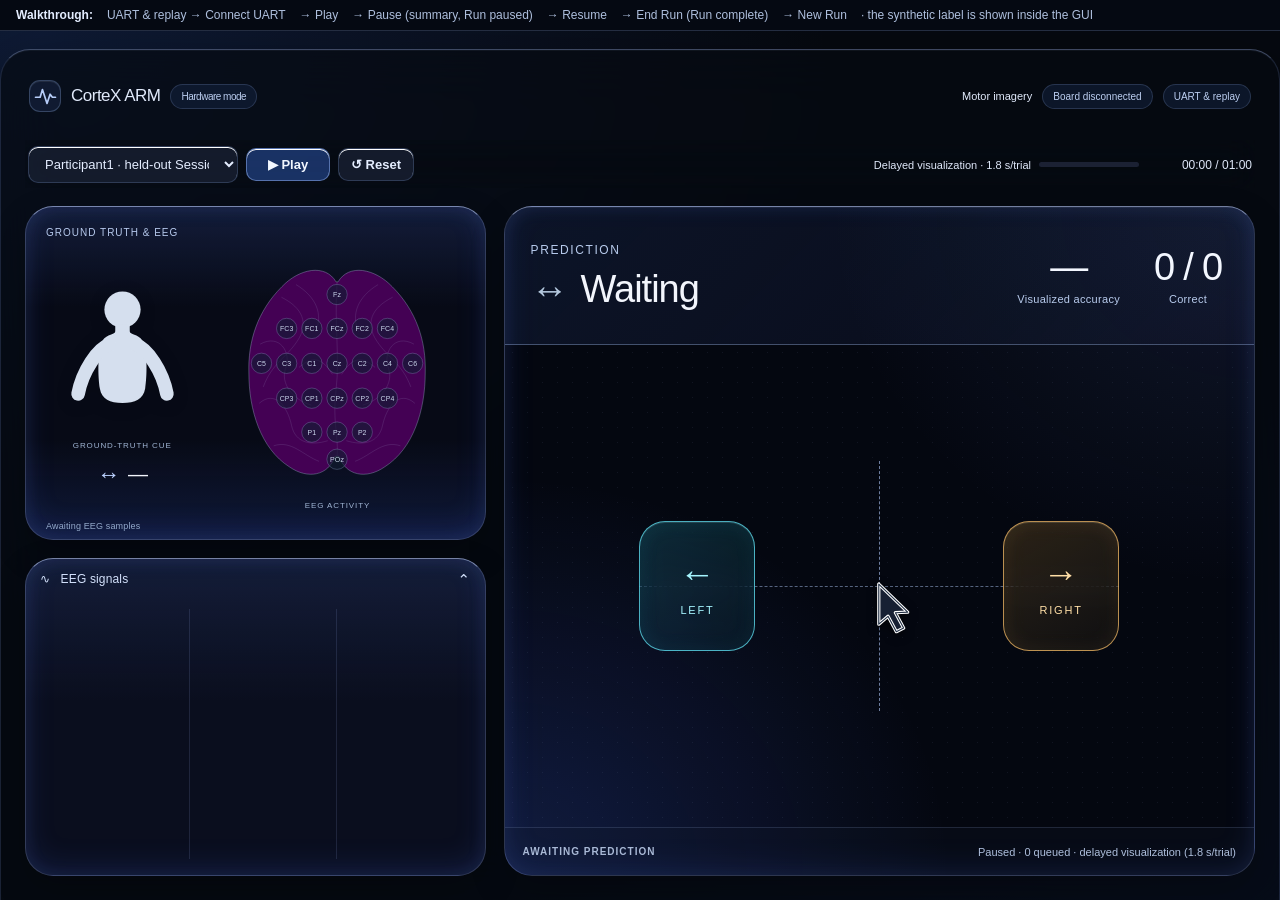
<file: frontend/summary/preview.html>
<!DOCTYPE html>
<html lang="en"><head><meta charset="utf-8"><meta name="viewport" content="width=device-width,initial-scale=1"><title>CorteX ARM — hardware-free preview</title>
<link rel="icon" href="data:,">
<style>
/* Launcher for the hardware-free preview: the real GUI runs in the frame as ?stream=1&sim=1 (simulated board and
 * synthetic dataset behind the unchanged bridge, controller, summary and styling). Nothing here is loaded by index.html. */
html,body{margin:0;height:100%;background:#060910;color:#f2f5fc;font-family:"Helvetica Neue",Helvetica,Arial,sans-serif;font-size:12px}
body{display:flex;flex-direction:column}
.preview-bar{display:flex;flex-wrap:wrap;gap:6px 14px;align-items:center;padding:8px 16px;background:#060a12f2;border-bottom:1px solid #a2bcff33;color:#aebfdd;flex-shrink:0}
.preview-bar b{color:#e4edff;font-weight:600}
iframe{flex:1;width:100%;border:0;min-height:0}
</style></head>
<body>
<div class="preview-bar" role="region" aria-label="Preview instructions"><b>Walkthrough:</b><span>UART &amp; replay → Connect UART</span><span>→ Play</span><span>→ Pause (summary, Run paused)</span><span>→ Resume</span><span>→ End Run (Run complete)</span><span>→ New Run</span><span>· the synthetic label is shown inside the GUI</span></div>
<iframe id="gui" src="../?stream=1&amp;sim=1" title="CorteX ARM GUI with a simulated board"></iframe>
<script>
(()=>{'use strict';const frame=document.getElementById('gui');frame.addEventListener('load',()=>{window.previewDocument=frame.contentDocument;window.previewWindow=frame.contentWindow;window.previewReady=true;});})();
</script>
</body></html>
</file>
<file: frontend/styles.css>
:root{--ink:#25334b;--sub:#728098;--line:#e1e8ef;--base:#f8fafc;--green:#68a18b;--blue:#769dc5;--purple:#a39cca;--cyan:#8cbac1;--rose:#bd919a;--shadow:0 7px 22px rgba(38,59,85,.035)}*{box-sizing:border-box}body{margin:0;min-width:320px;background:var(--base);color:var(--ink);font-family:-apple-system,BlinkMacSystemFont,"Segoe UI",Inter,sans-serif;font-size:13px}.shell{height:100dvh;min-height:620px;padding:18px 24px 16px;display:flex;flex-direction:column;gap:11px;max-width:1800px;margin:auto}button,select,input{font:inherit}button{cursor:pointer}.header{height:52px;display:flex;align-items:center;justify-content:space-between;gap:12px;flex-shrink:0}.brand{font-weight:760;font-size:19px;letter-spacing:-.6px;display:flex;align-items:center;gap:10px}.brand-icon{width:34px;height:34px;border:1px solid #d3d3ec;background:#f1eff9;border-radius:11px;display:grid;place-items:center;color:#8b7ec1}.head-right{display:flex;align-items:center;gap:10px;flex-wrap:wrap}.pill{font-size:11px;font-weight:650;border-radius:999px;padding:7px 10px;border:1px solid #d7e3dd;background:#edf7f1;color:#588f7c;white-space:nowrap}.pill.mock{border-color:#d8d4ee;background:#f4f2fa;color:#7970ac}.pill.off{background:#f3f5f7;border-color:#e2e6ec;color:#8b98a9}.header-status{color:#8390a0;font-size:12px}.btn{border:1px solid #d9e1e9;border-radius:10px;background:white;padding:8px 12px;font-weight:630;color:#31425a;box-shadow:0 1px 3px rgba(0,0,0,.02)}.btn:hover{background:#f3f7fb}.btn.play{background:#eef3fb;border-color:#b9cbe5;color:#3f6caa;min-width:84px}.btn.play.running{background:#f6f1eb;border-color:#e6cdb7;color:#a37a50}select{background:#fff;border:1px solid #d9e1e9;color:#42516b;border-radius:10px;padding:9px 12px;max-width:210px}.controls{height:45px;display:flex;align-items:center;gap:8px;flex-shrink:0}.spacer{flex:1}.tiny{font-size:11px;color:var(--sub)}.time{font-variant-numeric:tabular-nums;min-width:105px;text-align:right;font-size:12px;color:#64738d}.meter{width:100px;height:5px;border-radius:5px;background:#e5eaf0;overflow:hidden}.meter>span{display:block;width:0;height:100%;background:#96adc9}.top-grid{height:185px;display:grid;grid-template-columns:minmax(380px,1.65fr) minmax(280px,1fr);gap:11px;flex-shrink:0}.panel{background:white;border:1px solid var(--line);border-radius:15px;overflow:hidden;box-shadow:var(--shadow)}.brain-panel{background:#f2f8f7;border-color:#b4d6d0;display:flex;gap:16px;padding:12px 18px;align-items:center}.brain-info{width:165px;flex:0 0 165px;align-self:stretch;display:flex;flex-direction:column;justify-content:space-between}.eyebrow{font-size:10px;letter-spacing:1.25px;text-transform:uppercase;font-weight:800;color:#618e8a}.section-label{font-weight:760;font-size:14px;letter-spacing:-.3px}.brain-status{font-size:11px;color:#617c81;line-height:1.7}.brain-status strong{color:#315e67}.visuals{flex:1;display:flex;align-items:center;justify-content:center;gap:20px;min-width:0;height:100%}.figure-block{display:flex;flex-direction:column;align-items:center;justify-content:center;gap:3px;min-width:110px}.figure-block svg{height:132px;width:auto;max-width:150px}.figure-label{font-size:10px;color:#647f83;font-weight:650}.person .armL,.person .armR{transform-box:fill-box;transition:transform .65s cubic-bezier(.2,.75,.25,1)}.person .armL{transform-origin:top center}.person .armR{transform-origin:top center}.person.raiseL .armL{transform:rotate(-125deg)}.person.raiseR .armR{transform:rotate(125deg)}.model-panel{background:#f0f5fa;border-color:#bad0e2;display:flex;flex-direction:column;padding:15px 18px;justify-content:space-between}.card-main{display:flex;align-items:center;justify-content:space-between;gap:12px}.stat{font-size:24px;font-weight:800;letter-spacing:-.7px}.stat-desc{font-size:11px;color:#78889d;line-height:1.6}.status-indicator{display:flex;align-items:center;gap:5px;font-size:11px;font-weight:680;color:#607a92}.dot{height:7px;width:7px;border-radius:100%;background:#8ea6c1}.model-bar{height:6px;background:#e2ebf3;border-radius:10px;overflow:hidden}.model-bar span{display:block;width:0;height:100%;background:#8ea9c8;transition:width .3s}.model-spec{display:flex;justify-content:space-between;align-items:center;gap:6px;font-size:10px;color:#617997}.drawer{border:1px solid #ded9ec;border-radius:13px;background:#f6f4fb;flex-shrink:0;overflow:hidden}.drawer-head{height:34px;width:100%;background:transparent;color:#77709b;border:0;display:flex;justify-content:space-between;align-items:center;padding:0 16px;font-weight:750;font-size:11px;letter-spacing:.15px}.drawer-head span{display:flex;align-items:center;gap:9px}.chevron{font-size:15px;transform:rotate(0deg);transition:transform .2s}.drawer.open .chevron{transform:rotate(180deg)}.drawer-body{display:none;height:150px;padding:5px 16px 12px}.drawer.open .drawer-body{display:block}.trace-note{color:#9285ad;font-size:10px;float:right}.traces{height:120px;display:flex;flex-direction:column;gap:1px}.trace{display:flex;align-items:center;height:19px;gap:8px}.trace-label{width:33px;font-size:10px;color:#69718a;font-weight:650}.trace svg{width:100%;height:19px}.cursor-panel{flex:1;min-height:225px;background:#ffffff;border-color:#dfe7ee;position:relative;overflow:hidden;display:flex;flex-direction:column}.cursor-heading{position:absolute;top:17px;left:20px;z-index:3}.cursor-heading h2{font-size:15px;letter-spacing:-.3px;margin:0 0 3px}.cursor-heading small{font-size:11px;color:#8190a1}.target-area{position:relative;flex:1;min-height:180px;overflow:hidden}.target{position:absolute;top:50%;transform:translateY(-50%);height:112px;width:118px;border:1.5px dashed;display:flex;flex-direction:column;gap:6px;align-items:center;justify-content:center;border-radius:15px;transition:background .3s, transform .3s}.target.left{left:8.5%;background:#f1f8f4;border-color:#9bc8b5;color:#5d9c85}.target.right{right:8.5%;background:#eff5fb;border-color:#a4bfda;color:#678fb6}.target.active{transform:translateY(-50%) scale(1.045);border-style:solid}.target.hit{outline:3px solid #d5eadb}.target-icon{font-size:28px;font-weight:500;line-height:1}.target-name{font-weight:760;letter-spacing:1.2px;font-size:11px}.centerline{position:absolute;left:50%;top:15%;height:70%;border-left:1px dashed #dfe5ec;pointer-events:none}.lane{position:absolute;left:8%;right:8%;top:50%;border-top:1px dashed #edf0f4;pointer-events:none}.mouse{position:absolute;left:50%;top:50%;transform:translate(-4px,-4px);pointer-events:none;z-index:3;filter:drop-shadow(0 3px 1.5px rgba(39,54,71,.18));will-change:left}.mouse svg{width:33px;height:45px}.cursor-bottom{border-top:1px solid #f0f2f5;padding:10px 18px;min-height:44px;display:flex;justify-content:space-between;align-items:center;gap:12px;background:#fff}.predict{text-transform:uppercase;letter-spacing:1.4px;font-size:11px;font-weight:750}.predict.wait{color:#8592a2}.predict.left{color:#58977f}.predict.right{color:#668fc2}.footer{height:34px;display:flex;align-items:center;justify-content:center;gap:8px;flex-shrink:0;background:#f1f4f8;border:1px solid #e6ebf0;border-radius:11px;font-size:10px;color:#7b8da2;font-weight:620}.footer b{color:#52657e}.footer .arrow{opacity:.55}.side-note{color:#9aa7b6;font-size:10px}.sr{position:absolute;left:-10000px}.kbd{font-size:10px;border:1px solid #dfe6ee;border-radius:5px;padding:3px 5px;color:#8390a3}.popup{position:absolute;right:16px;top:15px;border-radius:10px;background:#eff6f4;border:1px solid #b7d6c7;padding:8px 12px;color:#48836e;z-index:4;font-size:12px;font-weight:650;display:none}.popup.show{display:block}@media(max-width:850px){.shell{padding:12px;gap:8px}.brand{font-size:15px}.header-status{display:none}.top-grid{height:185px;grid-template-columns:minmax(0,1fr) minmax(0,.78fr)}.brain-panel{padding:10px;gap:3px}.brain-info{width:104px;flex-basis:104px}.visuals{gap:3px}.figure-block{min-width:0}.figure-block svg{height:101px}.target{width:90px;height:90px}.model-panel{padding:11px}.footer{font-size:9px}.optional{display:none}}@media(max-width:600px){.shell{min-height:650px}.top-grid{height:175px;grid-template-columns:1fr}.model-panel{display:none}.brain-info{width:120px;flex-basis:120px}.figure-block svg{height:112px}.target{width:74px;height:84px}.target.left{left:4%}.target.right{right:4%}.target-name{font-size:9px}.header{height:44px}.controls{flex-wrap:wrap;height:auto}.side-note,.meter{display:none}}

/* Stacked layout retained from the reference; typography and borders refined. */
:root{--line:#a8b4af;--shadow:0 8px 25px #435a4810}
body{background:radial-gradient(ellipse at 0% 0%,#e8eee7,transparent 50%),radial-gradient(ellipse at 100% 100%,#ebe7f0,transparent 50%),#f2f4f1}
.panel,.drawer,.controls{backdrop-filter:blur(16px)}
.panel{background:#ffffff99;border-color:#a8b4af}.brain-panel{background:#eaf2efaa;border-color:#91afa6}.model-panel{background:#eaf0f7aa;border-color:#94a9bf}.drawer{background:#f0ecf7aa;border-color:#a99fbc}
.brand{font-weight:650;letter-spacing:-.5px}.section-label{font-weight:600}.eyebrow{font-weight:650}.stat{font-weight:600}.cursor-heading h2{font-size:17px;font-weight:600}.btn,select{border-color:#a4afac;background:#ffffffaa}.footer{border-color:#adb8b3;background:#e8ede999}.cursor-bottom{background:#ffffff60;border-color:#bdc7c0}.cursor-heading small{max-width:450px;display:block;line-height:1.5}
.map-note{font-size:9px;color:#73847b;align-self:end;max-width:105px;line-height:1.5}.map-scale{height:4px;background:linear-gradient(90deg,#bad2da,#c8dfbd,#d7b59f);margin-top:8px;border-radius:4px}.scale-labels{display:flex;justify-content:space-between;font-size:8px}.figure-label{font-size:9px}.visuals{gap:14px}.trace-note{float:none;display:block;text-align:right}.traces{clear:both}.drawer-body{height:165px}.drawer.open .drawer-body{display:block}.brain-info{flex-basis:145px;width:145px}.mouse svg{width:33px;height:45px}
button:focus-visible,select:focus-visible{outline:2px solid #698677;outline-offset:3px}
@media(max-width:850px){.brain-info{flex-basis:100px;width:100px}.map-note{display:none}.visuals{gap:5px}.figure-label{font-size:8px}}
@media(max-width:600px){.shell{height:auto;min-height:100dvh}.model-panel{display:flex;min-height:140px}.top-grid{height:auto;grid-template-columns:1fr}.brain-panel{min-height:185px}.cursor-panel{min-height:360px}.target-area{min-height:280px}.drawer-body{height:165px}.cursor-heading small{max-width:230px}.figure-label{font-size:9px}}

/* Design iteration 3: EEG on left, dominant cursor workspace on right. */
.shell{display:grid;grid-template-columns:minmax(290px,3fr) minmax(0,7fr);grid-template-rows:52px 48px minmax(285px,1fr) auto 34px;gap:14px;max-width:1660px;height:100dvh;min-height:740px;padding:20px 26px}
.header,.controls,.footer{grid-column:1/-1}.header{grid-row:1}.controls{grid-row:2;height:auto}.footer{grid-row:5}
.top-grid{grid-column:1;grid-row:3;height:auto;display:flex;min-width:0}.brain-panel{width:100%;padding:18px;display:flex;flex-direction:column;gap:10px}.brain-info{width:100%;flex:0 0 auto;display:flex;flex-direction:row;align-items:center;justify-content:space-between;gap:8px}.brain-info .section-label{display:none}.brain-info .eyebrow{font-size:10px;letter-spacing:1px}.brain-status{font-size:10px;text-align:right}.brain-status br,.brain-status #truthInfo{display:none}.visuals{width:100%;height:auto;flex:1;gap:12px;align-items:center}.figure-block{min-width:0;flex:1}.figure-block:first-child{flex:.75}.figure-block svg.person{height:145px;max-width:115px}.figure-block:nth-child(2){flex:1.25}.figure-block:nth-child(2) svg{height:235px;max-width:100%;width:auto}.figure-label{font-size:8px;letter-spacing:.5px;font-weight:550;white-space:nowrap}.map-note{align-self:stretch;max-width:none;font-size:9px}.map-scale{margin-top:5px;height:4px}.scale-labels{font-size:8px}
.drawer{grid-column:1;grid-row:4;align-self:start}.drawer-head{height:38px;padding:0 14px}.drawer-body{height:160px;padding:8px 14px 14px}.trace-note{display:none}.traces{height:132px;gap:3px}.trace{height:19px}.trace-label{width:26px;font-size:9px;flex-shrink:0}.trace svg{min-width:0;flex:1}.drawer-head span span{display:none}
.cursor-panel{grid-column:2;grid-row:3/5;min-height:0;background:linear-gradient(140deg,#ffffffb0,#f4f7f499)}.target-area{min-height:280px}.prediction-summary{position:relative;display:flex;justify-content:space-between;align-items:center;gap:12px;padding:20px 24px 18px;border-bottom:1px solid #b6c1bb80;flex-shrink:0}.prediction-summary .eyebrow{font-size:9px;color:#7b8990}.current-pred{display:flex;align-items:center;gap:10px;margin-top:8px}.current-pred #directionIcon{font-size:23px;color:#809cac}.current-pred strong{font-size:20px;font-weight:600;letter-spacing:-.5px}.current-pred #predDesc{font-size:10px;color:#87928d}.totals{display:flex;gap:24px}.totals>div{display:flex;flex-direction:column;text-align:center;gap:4px}.totals strong{font-size:22px;font-weight:550;font-variant-numeric:tabular-nums}.totals span{font-size:9px;color:#7b8780}.prediction-summary .model-bar{position:absolute;left:0;right:0;bottom:-1px;height:2px;border-radius:0;background:transparent}.target{width:112px;height:126px;border-width:1px;border-style:solid;border-radius:18px}.target.left{background:#e7f0e9b0;border-color:#96b4a3}.target.right{background:#e9eff6b0;border-color:#9eb2c6}.target-icon{font-size:30px}.target.active{box-shadow:0 0 0 7px #b3c9bc22}.mouse svg{width:39px;height:52px}.cursor-bottom{min-height:48px}.predict{font-size:10px;letter-spacing:1px}.popup{top:15px;right:20px}.brand{font-size:18px}.header-status{font-size:11px}
@media(min-width:1250px){.shell{grid-template-rows:52px 48px minmax(310px,1fr) auto 34px}.figure-block:nth-child(2) svg{height:260px}}
@media(max-width:1000px){.shell{padding:16px;gap:12px;grid-template-columns:300px minmax(0,1fr)}.current-pred #predDesc{display:none}.prediction-summary{padding:18px}.totals{gap:14px}.target{width:88px;height:105px}.cursor-bottom{padding:12px;gap:8px}.cursor-bottom .tiny{font-size:9px}.brain-panel{padding:14px}.optional{display:none}}
@media(max-width:720px){.shell{height:auto;min-height:100dvh;grid-template-columns:1fr;grid-template-rows:auto auto 440px auto auto 34px;padding:12px}.header{grid-row:1}.head-right{display:none}.controls{grid-row:2;flex-wrap:wrap}.controls .spacer{display:none}.controls select{max-width:180px}.time{margin-left:auto}.meter{display:none}.cursor-panel{grid-column:1;grid-row:3;min-height:440px}.top-grid{grid-column:1;grid-row:4;height:auto}.brain-panel{min-height:320px}.brain-info{width:100%;flex-basis:auto}.figure-block:nth-child(2) svg{height:220px}.drawer{grid-column:1;grid-row:5}.footer{grid-row:6;font-size:9px}.prediction-summary{padding:16px}.current-pred strong{font-size:18px}.target-area{min-height:300px}}
.cue-direction{display:flex;align-items:center;justify-content:center;gap:10px;margin-top:8px;white-space:nowrap}.cue-direction strong,.current-pred strong{font-family:inherit;font-size:20px;font-weight:600;letter-spacing:-.5px}.cue-direction>span{font-size:23px;color:#809cac}.figure-block:first-child .figure-label{margin-top:10px}@media(max-width:720px){.cue-direction strong,.current-pred strong{font-size:18px}}
/* Dark palette: independent of hardware integration. */
:root{color-scheme:dark;--ink:#e4ebe8;--sub:#97a7a0;--base:#101615;--line:#485550;--shadow:0 12px 36px #00000022}
body{background:radial-gradient(ellipse at 0% 0%,#23332e55,transparent 55%),radial-gradient(ellipse at 100% 100%,#30293c44,transparent 50%),#101615;color:var(--ink)}
.panel{background:#1a2321cc;border-color:#485750;box-shadow:0 12px 36px #00000022}.brain-panel{background:linear-gradient(145deg,#25342eaa,#192321ee);border-color:#52675c}.cursor-panel{background:radial-gradient(ellipse at 50% 45%,#26332f55,transparent 70%),linear-gradient(130deg,#1c2522ee,#17201fee);border-color:#53645c}.drawer{background:#282432aa;border-color:#60576d}.drawer-head{color:#c5b8d7}.footer{background:#1b252180;border-color:#3b4b43;color:#9caea4}.footer b{color:#c7d8cd}.brand-icon{background:#2d2c3b;border-color:#635a79;color:#b5a6d1}.pill,.pill.mock,.pill.off{background:#2b2937;border-color:#605b70;color:#c1b5d7}.pill.off{background:#222d29;border-color:#4c5d53;color:#a8b9ae}.header-status{color:#92a49a}
.btn,select{background:#26312c;border-color:#56695d;color:#d9e5dc}.btn:hover{background:#34433a}.btn.play{background:#9ab4a3;border-color:#abc6b5;color:#17251c}.btn.play.running{background:#c0ae8e;border-color:#d5c09b;color:#292316}.time,.tiny{color:#a0b0a7}.meter{background:#34453a}.meter>span{background:#9bb5a4}.eyebrow,.brain-info .eyebrow{color:#a6bfae}.brain-status,.brain-status strong{color:#d4e3d9}.figure-label{color:#a3b8ad}.map-note,.scale-labels{color:#98ada1}.map-scale{background:linear-gradient(90deg,#52769c,#84bdad,#dbc49a)}
.prediction-summary{border-color:#4a5b5080}.prediction-summary .eyebrow{color:#a9b9ae}.current-pred #predDesc{color:#92a79a}.current-pred #directionIcon,.cue-direction>span{color:#b2ccbc}.totals span{color:#a2b5a8}.prediction-summary .model-bar span{background:#afc5b4}.cursor-bottom{background:#1c2821a0;border-color:#485c4b}.predict.wait{color:#a2b3a6}.predict.left{color:#add3bb}.predict.right{color:#acbddb}.target.left{background:#405f4d55;border-color:#7c9e87;color:#b4d1bd}.target.right{background:#384a6655;border-color:#7c91b0;color:#b1c5e3}.target.active{background:#4e775b66;box-shadow:0 0 0 7px #a1bcab0c}.target.right.active{background:#49658a66}.target.hit{outline-color:#9ebbaa44}.centerline{border-color:#52685a55}.lane{border-color:#53685b44}.popup{background:#2a4634;border-color:#789780;color:#d1e8d5}.trace-label{color:#b9b1c9}.map-note .map-scale{opacity:.9}.mouse{filter:drop-shadow(0 4px 6px #00000055)}
.figure-block:nth-child(2) svg.scalp-topomap{height:220px;max-width:100%;width:100%}.person>path:first-child{fill:#657f76;stroke:#9bb3aa}.person .armL path,.person .armR path{stroke:#839f95}.person ellipse{fill:#a3b6af;stroke:#c5d5cc}.person>path:nth-last-child(4){fill:#789087}
button:focus-visible,select:focus-visible{outline:2px solid #bfd9c5;outline-offset:3px}

/* Neutral dark interface with blue accents. Signal colors are independent. */
:root{--ink:#edf0f5;--sub:#a0a9b7;--base:#0b0d11;--line:#414853;--shadow:0 12px 36px #00000035}
body{background:#0b0d11;color:var(--ink)}
.panel{background:#15181de8;border-color:#404752}.brain-panel{background:linear-gradient(145deg,#1b1f26,#13161b);border-color:#434c59}.cursor-panel{background:radial-gradient(ellipse at 50% 45%,#22334e22,transparent 70%),linear-gradient(130deg,#191d24,#101318);border-color:#465261}.drawer{background:#171b22;border-color:#424c5c}.drawer-head{color:#bcc9dd}.footer{background:#14181d;border-color:#343e4b;color:#a1acbc}.footer b{color:#d5dfed}.brand-icon{background:#1b2639;border-color:#425d87;color:#9fbeed}.pill,.pill.mock,.pill.off{background:#1b2535;border-color:#425572;color:#b9cceb}.pill.off{background:#1b1f25;border-color:#414b59;color:#a9b4c4}.header-status{color:#929eb0}
.btn,select{background:#222832;border-color:#4a5668;color:#e0e6f0}.btn:hover{background:#2c3543}.btn.play{background:#9abdf0;border-color:#b1cff7;color:#101d31}.btn.play.running{background:#d2dbea;border-color:#e0e8f4;color:#202b3d}.time,.tiny{color:#a8b3c5}.meter{background:#303a4a}.meter>span{background:#8fb4ec}.eyebrow,.brain-info .eyebrow{color:#a9bddc}.brain-status,.brain-status strong{color:#d8e2f2}.figure-label{color:#a8b7cc}.map-note,.scale-labels{color:#a4afbf}
.prediction-summary{border-color:#46536680}.prediction-summary .eyebrow{color:#a9b7cc}.current-pred #predDesc{color:#94a3b9}.current-pred #directionIcon,.cue-direction>span{color:#a8c6f2}.totals span{color:#a8b5c9}.prediction-summary .model-bar span{background:#96b9ee}.cursor-bottom{background:#171d27a0;border-color:#3d4c62}.predict.wait{color:#a9b5c7}.predict.left,.predict.right{color:#a8c9fa}.target.left,.target.right{background:#29436944;border-color:#6486b8;color:#b9d3fa}.target.active,.target.right.active{background:#375c914d;box-shadow:0 0 0 7px #9dbcf00c}.target.hit{outline-color:#8ab4f344}.centerline{border-color:#61739044}.lane{border-color:#61739033}.popup{background:#203652;border-color:#6e94c9;color:#d5e5fc}.trace-label{color:#b5c0d2}.mouse{filter:drop-shadow(0 4px 6px #00000066)}
.person>path:first-child{fill:#697b94;stroke:#a3b5cd}.person .armL path,.person .armR path{stroke:#8c9fb8}.person ellipse{fill:#b0bbcb;stroke:#d1d9e5}.person>path:nth-last-child(4){fill:#7c8ea6}
button:focus-visible,select:focus-visible{outline:2px solid #b7d2fc;outline-offset:3px}
.map-scale,.map-note .map-scale{background:linear-gradient(90deg,#440154,#414487,#2a788e,#22a884,#7ad151,#fde725);opacity:1}
/* Brighter axes and consistent direction encoding. */
.centerline{border-left:1px dashed #a6b9d0a6;top:12%;height:76%}.lane{border-top:1px dashed #a6b9d0a6;left:5%;right:5%}
.target.left{background:#225cb54d;border-color:#72adff;color:#a6ceff}.target.right{background:#93601f4d;border-color:#edb362;color:#ffd292}.target.left.active{background:#2e70cb66;box-shadow:0 0 0 7px #72adff14}.target.right.active{background:#a8752866;box-shadow:0 0 0 7px #edb36214}.target.left.hit{outline-color:#72adff66}.target.right.hit{outline-color:#edb36266}
.predict.left{color:#9dc9ff}.predict.right{color:#ffd092}.current-pred[data-direction="left"] strong,.current-pred[data-direction="left"] #directionIcon,.cue-direction[data-direction="left"] strong,.cue-direction[data-direction="left"]>span{color:#9dc9ff!important}.current-pred[data-direction="right"] strong,.current-pred[data-direction="right"] #directionIcon,.cue-direction[data-direction="right"] strong,.cue-direction[data-direction="right"]>span{color:#ffd092!important}

/* Minimal frosted glass, adapted from the supplied reference to the dark palette. */
body{background:radial-gradient(ellipse at 12% 15%,#48658066,transparent 48%),radial-gradient(ellipse at 95% 85%,#294e7380,transparent 48%),linear-gradient(125deg,#17212b,#0a111a 65%,#162535);background-attachment:fixed}
.shell{margin:18px auto;padding:20px 24px;max-width:1620px;height:calc(100dvh - 36px);min-height:740px;border:1px solid #d7e9ff25;border-top-color:#e4f0ff50;border-radius:25px;background:linear-gradient(140deg,#dcecff0d,#dcecff03);backdrop-filter:blur(28px);-webkit-backdrop-filter:blur(28px);box-shadow:inset 0 1px 0 #ffffff0a,0 24px 80px #00000030;gap:16px}
.panel,.brain-panel,.cursor-panel,.drawer{background:linear-gradient(135deg,#d6e6fa0e,#c9dff805);border:1px solid #c5d8ef2e;border-top-color:#e4f0ff57;border-left-color:#dcecff36;border-radius:20px;backdrop-filter:blur(22px);-webkit-backdrop-filter:blur(22px);box-shadow:inset 0 1px 0 #ffffff08,0 14px 35px #00000013}
.cursor-panel{background:linear-gradient(135deg,#bcd4f511,#bcd4f504)}.brain-panel{padding:20px}.header{padding:0 4px}.brand{font-size:17px;font-weight:600}.brand-icon{width:32px;height:32px;border-radius:11px;background:#e0ecff0b;border-color:#d1e3ff35;color:#c6d8f1;box-shadow:inset 0 1px 0 #ffffff14}.header-status{color:#acbacd}
.controls{padding:6px 3px}.btn,select{background:#d6e7ff0c;border:1px solid #c7ddff32;border-top-color:#e1edff50;border-radius:10px;box-shadow:inset 0 1px 0 #ffffff08;color:#e2eaf5}.btn:hover{background:#d2e4ff18}.btn.play{background:#a9c9f52b;color:#e3eeff;border-color:#b2d0ff66}.btn.play.running{background:#dde9ff20;border-color:#dde9ff65;color:#eef5ff}select option{background:#182332;color:#e2eaf5}.pill,.pill.mock,.pill.off{padding:6px 10px;background:#e0ecff08;border-color:#c7d9f22b;font-size:10px;font-weight:500;color:#b7c8df}.pill.mock{color:#c1d7f8}.footer{background:transparent;border:0;box-shadow:none;color:#a6b9cf}.footer b{color:#d8e6f8;font-weight:500}
.prediction-summary{padding:22px 25px 19px;border-bottom-color:#d1e4ff22}.prediction-summary .eyebrow{font-weight:500;letter-spacing:1.2px;color:#a7bad2}.totals strong{font-size:24px;font-weight:500}.totals span{font-size:9px;color:#acbdd2}.current-pred strong,.cue-direction strong{font-weight:550}.current-pred #predDesc{color:#9fadc1}.cursor-bottom{background:#d2e5ff04;border-top-color:#c3d9f421}.drawer-head{font-weight:500;color:#c3d2e5}.trace-label{color:#bdcbdf}.eyebrow,.brain-info .eyebrow,.figure-label{color:#aebfd4}.figure-label{font-weight:500}.map-note{color:#a4b7cf}
.target{border-radius:20px;backdrop-filter:blur(12px);-webkit-backdrop-filter:blur(12px);box-shadow:inset 0 1px 0 #ffffff14,0 8px 22px #00000010}.target.left{background:linear-gradient(145deg,#88b9ff20,#88b9ff08);border-color:#83b6fcaa}.target.right{background:linear-gradient(145deg,#efba6a20,#efba6a08);border-color:#edb362aa}.target.left.active{background:linear-gradient(145deg,#88b9ff36,#88b9ff13);box-shadow:0 0 0 6px #8ab8f50c,inset 0 1px 0 #dcecff2b}.target.right.active{background:linear-gradient(145deg,#efba6a36,#efba6a13);box-shadow:0 0 0 6px #efba6a0c,inset 0 1px 0 #fff0d02b}.target-name{font-weight:550;letter-spacing:1.5px}.centerline,.lane{opacity:1}.popup{background:#223754b8;backdrop-filter:blur(16px);border-color:#b6d1f44d;color:#e1ecfc}.meter{background:#c0d8fa20}.meter>span{background:#adcdfa}.prediction-summary .model-bar span{background:#bed8ff8c}
@media(max-width:1000px){.shell{margin:12px;max-width:none;height:calc(100dvh - 24px);padding:16px;gap:12px}.brain-panel{padding:14px}}
@media(max-width:720px){.shell{margin:8px;height:auto;padding:12px;border-radius:20px;gap:12px}.brand{font-size:14px}.prediction-summary{padding:16px}.totals strong{font-size:22px}}
@media(prefers-reduced-transparency:reduce){.panel,.brain-panel,.cursor-panel,.drawer{background:#192534}.shell{background:#111c2a}}

/* Brighter slate-blue frosted workspace, preserving high-contrast text. */
body{background:radial-gradient(ellipse at 6% 6%,#9aaec3aa,transparent 55%),radial-gradient(ellipse at 95% 95%,#7397bbaa,transparent 55%),linear-gradient(125deg,#7b90a5,#435b75 65%,#6e8ba7);background-attachment:fixed}
.shell{background:linear-gradient(140deg,#eff6ff22,#eff6ff0c);border-color:#f2f7ff66;border-top-color:#ffffffa0;box-shadow:inset 0 1px 0 #ffffff22,0 24px 80px #15263b30}
.panel,.brain-panel,.cursor-panel,.drawer{background:linear-gradient(135deg,#263c55ba,#1a304bba);border-color:#dceaff66;border-top-color:#f0f7ff99;box-shadow:inset 0 1px 0 #ffffff14,0 14px 35px #17314920}.brain-panel{background:linear-gradient(135deg,#304965cc,#213b56cc)}.cursor-panel{background:linear-gradient(135deg,#2b435db3,#1a334db3)}.drawer{background:linear-gradient(135deg,#304761c9,#233c58c9)}
.brand,.header-status,.time,.controls .tiny{color:#f3f7ff}.brand-icon{background:#ecf5ff24;color:#fff;border-color:#f5faff77}.pill,.pill.mock,.pill.off{background:#1c355b55;border-color:#f1f7ff66;color:#f1f6ff}.btn,select{background:#243e5ba0;border-color:#e4efff66;color:#f2f7ff}.btn.play{background:#d0e4ffcc;color:#142d4a;border-color:#f1f7ffcc}.btn.play.running{background:#eaf3ffcc;color:#203a58}.btn:hover{background:#476481cc}.footer,.footer b{color:#f0f6ff}.meter{background:#dceaff44}
.prediction-summary .eyebrow,.brain-info .eyebrow,.figure-label,.map-note,.scale-labels,.totals span,.tiny,.trace-label,.current-pred #predDesc{color:#d6e4f7}.prediction-summary{border-bottom-color:#dceaff55}.cursor-bottom{background:#19334b33;border-top-color:#dfedff55}.drawer-head{color:#e7f0ff}.centerline{border-left-color:#e3efffd0}.lane{border-top-color:#e3efffb0}.target.left{background:#5088d34d;border-color:#9bc8ff;color:#d1e7ff}.target.right{background:#a575344d;border-color:#ffd08b;color:#ffe0ad}.predict.left{color:#c3e0ff}.predict.right{color:#ffe0a6}.current-pred[data-direction="left"] strong,.current-pred[data-direction="left"] #directionIcon,.cue-direction[data-direction="left"] strong,.cue-direction[data-direction="left"]>span{color:#c3e0ff!important}.current-pred[data-direction="right"] strong,.current-pred[data-direction="right"] #directionIcon,.cue-direction[data-direction="right"] strong,.cue-direction[data-direction="right"]>span{color:#ffe0a6!important}
.figure-block:nth-child(2) svg.brain-topomap{height:235px;width:100%;filter:drop-shadow(0 5px 12px #0a203f44)}
.person>path:first-child{fill:#98acc8;stroke:#d0dff2}.person .armL path,.person .armR path{stroke:#b1c5df}.person ellipse{fill:#c6d3e5;stroke:#eef4ff}
@media(prefers-reduced-transparency:reduce){.panel,.brain-panel,.cursor-panel,.drawer{background:#2b435d}.shell{background:#536d88}}

/* Light glass theme: cool whites, restrained blue accents. */
:root{color-scheme:light;--ink:#243348;--sub:#63758d;--base:#e5edf4;--line:#a8b9ca;--shadow:0 12px 36px #34547712}
body{color:var(--ink);background:radial-gradient(ellipse at 0% 0%,#fff 0%,transparent 54%),radial-gradient(ellipse at 100% 100%,#c2d5eaaa,transparent 52%),linear-gradient(130deg,#e8f0f5,#d6e2ed);background-attachment:fixed}
.shell{background:linear-gradient(140deg,#ffffff60,#ffffff25);border-color:#ffffffcc;border-top-color:#fff;box-shadow:inset 0 1px 0 #fff,0 24px 80px #37567c18}
.panel,.brain-panel,.cursor-panel,.drawer{background:linear-gradient(135deg,#ffffffa3,#ffffff55);border:1px solid #9eafc566;border-top-color:#fff;border-left-color:#ffffffc9;box-shadow:inset 0 1px 0 #ffffffcc,0 10px 30px #3b587b0a}.cursor-panel{background:linear-gradient(135deg,#ffffffb3,#f7fbff73)}.brain-panel,.drawer{background:linear-gradient(135deg,#f7fbff99,#f7fbff55)}
.brand,.header-status,.time,.controls .tiny{color:#32435b}.brand-icon{background:#ffffff88;border-color:#9db1ce;color:#4d6c98}.pill,.pill.mock,.pill.off{background:#f4f8ff88;border-color:#a7b9d177;color:#536c8f}.pill.off{color:#64768f}.btn,select{background:#ffffff99;border-color:#a3b5cc99;color:#344b68;box-shadow:inset 0 1px 0 #fff}.btn:hover{background:#fff}.btn.play{background:#d7e6fb;border-color:#8aaad3;color:#284b7c}.btn.play.running{background:#e6edf8;border-color:#9aacc7;color:#344d70}select option{background:#fff;color:#243348}.footer,.footer b{color:#596e88}.meter{background:#b7c8dd66}.meter>span{background:#719bd0}
.prediction-summary{border-bottom-color:#acbfd255}.prediction-summary .eyebrow,.brain-info .eyebrow{color:#5c7695}.figure-label,.map-note,.scale-labels,.totals span,.tiny,.trace-label,.current-pred #predDesc{color:#637992}.current-pred #directionIcon,.cue-direction>span{color:#59779d}.prediction-summary .model-bar span{background:#7a9dcb99}.cursor-bottom{background:#ffffff30;border-top-color:#acbfd255}.predict.wait{color:#72849a}.drawer-head{color:#4e6688}.centerline{border-left-color:#819bbbbb}.lane{border-top-color:#819bbb99}
.target.left{background:linear-gradient(145deg,#c2dcff66,#e7f1ff55);border-color:#6b9fdc;color:#3267a6}.target.right{background:linear-gradient(145deg,#f6ddb366,#fff1da55);border-color:#c69755;color:#936220}.target.left.active{background:#b8d7ff77;box-shadow:0 0 0 6px #88b5ee16}.target.right.active{background:#f8dbad77;box-shadow:0 0 0 6px #dab07716}.target.left.hit{outline-color:#6b9fdc44}.target.right.hit{outline-color:#c6975544}.predict.left{color:#3267a6}.predict.right{color:#936220}.current-pred[data-direction="left"] strong,.current-pred[data-direction="left"] #directionIcon,.cue-direction[data-direction="left"] strong,.cue-direction[data-direction="left"]>span{color:#3267a6!important}.current-pred[data-direction="right"] strong,.current-pred[data-direction="right"] #directionIcon,.cue-direction[data-direction="right"] strong,.cue-direction[data-direction="right"]>span{color:#936220!important}.popup{background:#eff6ffcc;border-color:#8daed4;color:#345c8c}
.person>path:first-child{fill:#bacbdf;stroke:#8199b7}.person .armL path,.person .armR path{stroke:#a3b8d1}.person ellipse{fill:#d4dfea;stroke:#92a7c0}.figure-block:nth-child(2) svg.brain-topomap{filter:drop-shadow(0 4px 8px #28477316)}.brain-topomap>path:last-of-type{stroke:#8c9caf;stroke-width:1.2}.mouse{filter:drop-shadow(0 3px 3px #25436922)}
button:focus-visible,select:focus-visible{outline-color:#4f7bb7}
@media(prefers-reduced-transparency:reduce){.panel,.brain-panel,.cursor-panel,.drawer{background:#f2f6fb}.shell{background:#e2ebf5}}

/* Helvetica Neue typography for headings, directions and channel labels. */
.eyebrow,.brain-info .eyebrow,.prediction-summary .eyebrow,.drawer-head,.target-name,.cue-direction,.cue-direction strong,.current-pred,.current-pred strong,.predict,.trace-label,.figure-label,.brain-topomap text{font-family:"Helvetica Neue",Helvetica,Arial,sans-serif}

/* Stronger separation between the page and light glass panels. */
body{background:radial-gradient(ellipse at 8% 0%,#dce6f088,transparent 52%),radial-gradient(ellipse at 100% 100%,#8aa5c180,transparent 55%),linear-gradient(135deg,#b3c3d4,#91a9c2);background-attachment:fixed}
.shell{background:linear-gradient(140deg,#ffffff32,#ffffff15);border-color:#ffffffaa;box-shadow:inset 0 1px 0 #ffffff88,0 24px 70px #38557622}
.panel,.brain-panel,.cursor-panel,.drawer{box-shadow:inset 0 1px 0 #ffffffcc,0 10px 28px #29496f12}

/* Navy backdrop with light frosted panels. */
body{background:radial-gradient(ellipse at 8% 0%,#34547a80,transparent 55%),radial-gradient(ellipse at 100% 100%,#264b7680,transparent 55%),#11243f;background-attachment:fixed}
.shell{background:linear-gradient(140deg,#ffffff18,#ffffff08);border-color:#cfdef544;box-shadow:inset 0 1px 0 #ffffff22,0 24px 70px #00000033}
.panel,.brain-panel,.cursor-panel,.drawer{background:linear-gradient(135deg,#f7fbffe0,#e6eff9cc)}
.brand,.header-status,.time,.controls .tiny,.footer,.footer b{color:#e6eefb}.brand-icon{background:#e7f1ff18;border-color:#b5c9e566;color:#d8e8ff}.pill,.pill.mock,.pill.off{background:#e3edff12;border-color:#b5c9e555;color:#d3e2f8}.controls .btn,.controls select{background:#f1f6ffe8;color:#2d4566;border-color:#bed1ed}.controls .btn.play{background:#c9ddfb;color:#213c62;border-color:#d9e9ff}.controls .btn:hover{background:#fff}.meter{background:#cadfff33}.meter>span{background:#a9caff}

/* Transparent glass with clearly separated panel edges. */
.shell{gap:20px}
.panel,.brain-panel,.cursor-panel,.drawer{border:1px solid #abc1de;border-top-color:#f9fcff;box-shadow:inset 0 1px 0 #ffffff99,0 10px 24px #04142d40,0 0 0 1px #07182d30;backdrop-filter:blur(20px);-webkit-backdrop-filter:blur(20px)}
@media(max-width:1000px){.shell{gap:14px}}

/* Reference-inspired black glass and blue edge lighting. */
:root{color-scheme:dark;--ink:#f2f5fc;--sub:#a6b4ce;--base:#05070d;--line:#435a91}
body{background:radial-gradient(ellipse at 3% 0%,#244a9b45,transparent 45%),radial-gradient(ellipse at 100% 100%,#142f8240,transparent 50%),#060910;color:#f2f5fc}
.shell{background:#060a12b3;border:1px solid #8caaf52b;border-top-color:#aec5ff55;border-radius:30px;box-shadow:0 24px 80px #00000066,inset 0 1px 0 #c1d3ff0d;gap:18px}
.panel,.brain-panel,.cursor-panel,.drawer{border-radius:28px;border:1px solid #a2bcff44;border-top-color:#bed0ff99;background:linear-gradient(160deg,#263f7c44,transparent 25%),linear-gradient(0deg,#385bd033,transparent 24%),#080c17dc;box-shadow:inset 0 1px 18px #9cb8ff14,inset 0 -8px 30px #4064e929,0 14px 35px #0000003d;backdrop-filter:blur(22px);-webkit-backdrop-filter:blur(22px)}
.cursor-panel{background:radial-gradient(ellipse at 0% 100%,#4267f438,transparent 42%),radial-gradient(ellipse at 100% 0%,#5b7cdd22,transparent 40%),#050811eb}.brain-panel{background:linear-gradient(180deg,#344f9b44,transparent 30%),linear-gradient(0deg,#3153c133,transparent 30%),#080c18e8}.drawer{background:linear-gradient(180deg,#3e5caa30,transparent 45%),#0b1020e8}
.target-area{background-image:radial-gradient(circle,#b0c9ff13 .8px,transparent 1px);background-size:15px 15px}
.brand,.header-status,.time,.controls .tiny,.footer,.footer b{color:#e0e9fa}.brand{font-weight:500}.brand-icon{background:#101a31;border-color:#7e9bc655;color:#b7cdf9}.pill,.pill.mock,.pill.off{background:#16234088;border-color:#728bb944;color:#bccff2}.controls .btn,.controls select{background:#1a2336bb;border-color:#637da755;color:#e4edff}.controls .btn:hover{background:#273957}.controls .btn.play{background:#284e9c99;border-color:#9bbcff77;color:#f2f7ff}.controls .btn.play.running{background:#34466c;color:#e5edff}.controls select option{background:#11192b;color:#ecf3ff}.meter{background:#9ab6ff26}.meter>span{background:#a5c5ff}
.prediction-summary{border-bottom-color:#b0c8ff26}.prediction-summary .eyebrow,.brain-info .eyebrow{color:#b6c9ed;font-weight:500}.figure-label,.map-note,.scale-labels,.totals span,.tiny,.trace-label,.current-pred #predDesc{color:#aebfdd}.current-pred #directionIcon,.cue-direction>span{color:#bcd2ff}.totals strong{font-weight:450;letter-spacing:-.6px}.prediction-summary .model-bar span{background:#9dbfff99}.cursor-bottom{background:#10182a44;border-top-color:#afc5ff26}.predict.wait{color:#a9b9d6}.drawer-head{color:#d3e1fc}.centerline{border-left-color:#b4ceff99}.lane{border-top-color:#b4ceff77}
.target{border-radius:24px}.target.left{background:radial-gradient(ellipse at 50% 0%,#5b96f84a,transparent 65%),#10213b55;border-color:#8ab9ff;color:#c4dfff;box-shadow:inset 0 0 22px #6eabff20}.target.right{background:radial-gradient(ellipse at 50% 0%,#d8a14b3d,transparent 65%),#30221355;border-color:#e6b567;color:#ffdfab;box-shadow:inset 0 0 22px #efb76116}.target.left.active{background:#224c8b66;box-shadow:inset 0 0 25px #70acff44,0 0 22px #5c9bff1a}.target.right.active{background:#8a5a2466;box-shadow:inset 0 0 25px #ffc97933,0 0 22px #ffc97912}.predict.left{color:#b9d9ff}.predict.right{color:#ffdaa1}.current-pred[data-direction="left"] strong,.current-pred[data-direction="left"] #directionIcon,.cue-direction[data-direction="left"] strong,.cue-direction[data-direction="left"]>span{color:#b9d9ff!important}.current-pred[data-direction="right"] strong,.current-pred[data-direction="right"] #directionIcon,.cue-direction[data-direction="right"] strong,.cue-direction[data-direction="right"]>span{color:#ffdaa1!important}
.person>path:first-child{fill:#718cad;stroke:#afc8e6}.person .armL path,.person .armR path{stroke:#94afd0}.person ellipse{fill:#bacbe0;stroke:#e3eeff}.brain-topomap>path:last-of-type{stroke:#c4d6ef}.popup{background:#1d3359cc;border-color:#8aacf177;color:#e1edff}.mouse{filter:drop-shadow(0 3px 5px #00000088)}.footer{font-size:10px;letter-spacing:.15px}
@media(max-width:1000px){.shell{gap:14px}}@media(max-width:720px){.shell{border-radius:24px}.panel,.brain-panel,.cursor-panel,.drawer{border-radius:24px}}
@media(prefers-reduced-transparency:reduce){.panel,.brain-panel,.cursor-panel,.drawer{background:#10182a}.shell{background:#080e19}}

/* Unified fine-line visual language for the small elements. */
.person{color:#c5d6f0;filter:drop-shadow(0 0 8px #7dacf433)}.person>path:first-of-type,.person ellipse{fill:none!important;stroke:currentColor!important}.person .armL path,.person .armR path{stroke:currentColor!important}.person.raiseL .armL,.person.raiseR .armR{color:#e4efff;filter:drop-shadow(0 0 4px #a7cbff88)}
.brain-topomap{filter:drop-shadow(0 0 12px #648dce18)!important}.brain-topomap>path:last-of-type{stroke:#d0e0f4;stroke-opacity:.65;stroke-width:1}.brain-topomap text{font-weight:400;font-size:9px;fill:#e4edf9}.brain-topomap>g[fill="none"]{stroke:#d5e4f6;stroke-opacity:.26;stroke-width:.85}
.target{width:92px;height:102px;border-radius:24px;gap:10px;transition:background .35s,box-shadow .35s,border-color .35s,transform .35s}.target.left{background:linear-gradient(150deg,#9dbfff0c,#9dbfff03);border-color:#8ab9ff55;color:#b3cff2;box-shadow:inset 0 1px 0 #d9eaff10}.target.right{background:linear-gradient(150deg,#edbf7a0c,#edbf7a03);border-color:#e6b56755;color:#dfc39c;box-shadow:inset 0 1px 0 #fff0d910}.target-icon{font-family:"Helvetica Neue",Helvetica,Arial,sans-serif;font-size:27px;font-weight:300}.target-name{font-weight:400;font-size:9px;letter-spacing:1.7px}.target.left.active{background:linear-gradient(150deg,#8cbcff22,#8cbcff08);border-color:#a5ccffaa;color:#deeeff;box-shadow:inset 0 0 23px #70acff23,0 0 22px #5c9bff15}.target.right.active{background:linear-gradient(150deg,#efbf7622,#efbf7608);border-color:#f7cf95aa;color:#ffebd0;box-shadow:inset 0 0 23px #ffc97920,0 0 22px #ffc97912}
.current-pred strong,.cue-direction strong{font-weight:400;letter-spacing:-.3px}.cue-direction{gap:8px}.figure-label{font-weight:400;letter-spacing:1px}.drawer-head,.trace-label{font-family:"Helvetica Neue",Helvetica,Arial,sans-serif;font-weight:400}
@media(max-width:1000px){.target{width:80px;height:94px}}@media(max-width:720px){.target{width:78px;height:92px}}

/* Full silhouette, with brighter cyan and amber direction cues. */
.figure-block svg.person{height:180px;max-width:138px;color:#d5dfee;filter:drop-shadow(0 3px 8px #00000022)}
.person .figure-head,.person .figure-body{fill:currentColor!important;stroke:none!important}.person .figure-leg,.person .armL path,.person .armR path{stroke:currentColor!important}.person .armL,.person .armR{transform-box:view-box;transform-origin:99px 66px}.person .armR{transform-origin:61px 66px}.person.raiseL .armL{color:#61e8ff;filter:drop-shadow(0 0 6px #61e8ff66)}.person.raiseR .armR{color:#ffca70;filter:drop-shadow(0 0 6px #ffca7066)}
.target.left{background:linear-gradient(150deg,#35cbe52c,#35cbe50d);border-color:#63e7f9bb;color:#a6f5ff;box-shadow:inset 0 1px 0 #d8fbff22,inset 0 0 20px #34d8f014}.target.right{background:linear-gradient(150deg,#e9aa3c2c,#e9aa3c0d);border-color:#f6bd68bb;color:#ffdfa7;box-shadow:inset 0 1px 0 #fff0d822,inset 0 0 20px #ffc36d14}.target.left.active{background:linear-gradient(150deg,#35cbe54d,#35cbe51a);border-color:#a2f4ff;color:#e0fcff;box-shadow:inset 0 0 22px #52e0f733,0 0 22px #52e0f71a}.target.right.active{background:linear-gradient(150deg,#e9aa3c4d,#e9aa3c1a);border-color:#ffdd9d;color:#fff1d7;box-shadow:inset 0 0 22px #ffc36d33,0 0 22px #ffc36d1a}.target.left.hit{outline-color:#63e7f966}.target.right.hit{outline-color:#f6bd6866}.predict.left{color:#72eafa}.predict.right{color:#ffd089}.current-pred[data-direction="left"] strong,.current-pred[data-direction="left"] #directionIcon,.cue-direction[data-direction="left"] strong,.cue-direction[data-direction="left"]>span{color:#72eafa!important}.current-pred[data-direction="right"] strong,.current-pred[data-direction="right"] #directionIcon,.cue-direction[data-direction="right"] strong,.cue-direction[data-direction="right"]>span{color:#ffd089!important}
.figure-block svg.person{height:158px;max-width:145px}.person .armL{transform-origin:99px 65px}.person .armR{transform-origin:61px 65px}.person path.figure-body{fill:currentColor!important;stroke:none!important;fill-opacity:1}.person .armL{transform-origin:95px 68px}.person .armR{transform-origin:65px 68px}
/* Compact cursor lane on larger displays. */
.lane{left:18%;right:18%}.centerline{top:24%;height:52%}.target.left{left:18%}.target.right{right:18%}
@media(max-width:720px){.lane{left:12%;right:12%}.target.left{left:12%}.target.right{right:12%}}

.brain-topomap .electrode-labels circle{fill:#e8f2ff;stroke:#14223b;stroke-width:.6}.brain-topomap .electrode-labels text{font-family:"Helvetica Neue",Helvetica,Arial,sans-serif;font-size:7px;font-weight:500;fill:#f4f8ff;paint-order:stroke;stroke:#101a2c;stroke-width:2px;stroke-linejoin:round}.figure-block:nth-child(2) svg.brain-topomap{height:250px}

/* Electrode labels sit inside discrete circles; no diagram glow. */
.figure-block:nth-child(2) svg.brain-topomap{filter:none!important}.brain-topomap .electrode-labels circle{fill:#e8eef8;fill-opacity:.96;stroke:#7289a7;stroke-width:.9}.brain-topomap .electrode-labels text{fill:#263c58;font-family:"Helvetica Neue",Helvetica,Arial,sans-serif;font-size:7.5px;font-weight:500;stroke:none;paint-order:normal}

/* Dark glass electrodes with legible labels above the EEG heat field. */
.brain-topomap .electrode-labels circle{fill:#101f37;fill-opacity:.86;stroke:#a8c4ed;stroke-opacity:.75;stroke-width:.8}.brain-topomap .electrode-labels text{fill:#e0ecfd;font-size:7.5px;font-weight:400;stroke:none}

/* Integrate the EEG schematic with the surrounding glass UI. */
.brain-topomap .electrode-labels circle{fill:#111d32;fill-opacity:.64;stroke:#adc7ed;stroke-opacity:.4;stroke-width:.65}.brain-topomap .electrode-labels text{fill:#d5e3f7;fill-opacity:.95;font-size:7.2px;font-weight:400;letter-spacing:.1px}.brain-topomap>path:last-of-type{stroke:#a9bedc;stroke-opacity:.45;stroke-width:.8}.brain-topomap>g[fill="none"]{stroke:#bacde8;stroke-opacity:.18;stroke-width:.7}.figure-block:nth-child(2) svg.brain-topomap{filter:none!important}
.map-note{font-family:"Helvetica Neue",Helvetica,Arial,sans-serif;font-size:9px;letter-spacing:.15px;color:#93a9cb}.map-scale,.map-note .map-scale{height:3px;max-width:180px;margin:8px auto 5px;opacity:.8}.scale-labels{max-width:180px;margin:auto;color:#8fa4c4;font-size:8px}.figure-label{color:#a0b5d4;letter-spacing:.9px}

/* Only sampled, non-flat channels are shown; all qualifying channels remain accessible. */
.traces{height:132px;overflow-y:auto;overflow-x:hidden;scrollbar-width:thin;scrollbar-color:#607ba655 transparent;padding-right:6px}.trace{flex:0 0 19px;min-height:19px}.trace-label{flex:0 0 29px}.trace svg{min-width:0}

/* All 22 waveforms in three compact columns (8 / 7 / 7). */
.prediction-summary{padding:12px 22px 11px}.current-pred{margin-top:5px}.prediction-summary .totals{gap:20px}.prediction-summary .totals strong{font-size:22px}
.drawer-body{height:202px;padding:8px 12px 12px}.traces{height:182px;display:grid;grid-template-columns:repeat(3,minmax(0,1fr));gap:10px;overflow:visible;padding-right:0}.trace-column{min-width:0;display:flex;flex-direction:column;gap:4px}.trace{min-width:0;height:19px;flex:0 0 19px;gap:3px}.trace-label{font-size:8px;flex:0 0 23px;width:23px}.trace svg{width:0;min-width:0;flex:1;height:19px}.trace-column+.trace-column{border-left:1px solid #a2bcff22;padding-left:8px}
.shell{grid-template-columns:minmax(360px,3fr) minmax(0,7fr);min-height:830px;grid-template-rows:52px 48px minmax(260px,1fr) auto 34px}
@media(max-width:1000px) and (min-width:721px){.shell{grid-template-columns:350px minmax(0,1fr)}}
@media(max-width:720px){.shell{grid-template-columns:1fr;grid-template-rows:auto auto 440px auto auto 34px;min-height:100dvh}.prediction-summary{padding:12px 16px}.traces{gap:7px}.trace-column+.trace-column{padding-left:5px}.drawer-body{height:202px}}

/* Larger EEG traces and compact prediction summary. */
.shell{grid-template-columns:minmax(400px,38fr) minmax(0,62fr);min-height:900px;grid-template-rows:52px 48px minmax(230px,1fr) auto 34px}
.drawer-body{height:276px;padding:10px 16px 14px}.traces{height:250px;gap:14px}.trace-column{gap:3px}.trace{height:28px;min-height:28px;flex-basis:28px;gap:5px}.trace svg{height:28px}.trace-label{font-size:10px;flex-basis:29px;width:29px}.trace-column+.trace-column{padding-left:10px}.drawer-head{height:40px;font-size:12px}
.prediction-summary{padding:9px 18px 8px;gap:10px}.prediction-summary .eyebrow{font-size:8px;letter-spacing:1px}.current-pred{margin-top:3px;gap:7px}.current-pred strong{font-size:17px}.current-pred #directionIcon{font-size:20px}.current-pred #predDesc{font-size:9px}.prediction-summary .totals{gap:16px}.prediction-summary .totals strong{font-size:19px}.prediction-summary .totals span{font-size:8px}
@media(max-width:1000px) and (min-width:721px){.shell{grid-template-columns:minmax(360px,42fr) minmax(0,58fr)}.traces{gap:8px}.trace-column+.trace-column{padding-left:6px}}
@media(max-width:720px){.shell{grid-template-columns:1fr;grid-template-rows:auto auto 440px auto auto 34px;min-height:100dvh}.prediction-summary{padding:10px 14px}.drawer-body{height:276px}.trace-label{font-size:9px;flex-basis:25px;width:25px}.traces{gap:8px}}

/* CorteX ARM design reference (frontend/gui-design-reference.html.html): Helvetica Neue throughout, dominant prediction summary, viewer-side arm cues, larger targets, 39x52 cursor. */
body{font-family:"Helvetica Neue",Helvetica,Arial,sans-serif}.cue-direction strong,.current-pred strong{font-family:"Helvetica Neue",Helvetica,Arial,sans-serif}
/* Dominant prediction summary: direction, accuracy and correct count. */
.prediction-summary{padding:23px 26px 21px;gap:20px;min-height:138px;align-items:center;background:linear-gradient(135deg,#3d62b925,#84a9ff07);border-bottom:1px solid #b1cbff55;box-shadow:inset 0 1px 0 #d4e3ff12;flex-wrap:wrap}
.prediction-summary .eyebrow{font-family:"Helvetica Neue",Helvetica,Arial,sans-serif;font-size:12px;letter-spacing:1.6px;font-weight:400;color:#b8cbed}.current-pred{margin-top:12px;gap:12px}.prediction-summary .current-pred strong{font-size:38px;font-weight:450;letter-spacing:-1px;line-height:1.1}.prediction-summary .current-pred #directionIcon{font-size:38px}.prediction-summary .current-pred #predDesc{display:none}.prediction-summary .totals{gap:28px;margin-left:auto}.prediction-summary .totals>div{gap:7px;min-width:80px}.prediction-summary .totals strong{font-family:"Helvetica Neue",Helvetica,Arial,sans-serif;font-size:38px;line-height:1;font-weight:400;letter-spacing:-1.2px;color:#f3f7ff}.prediction-summary .totals span{font-family:"Helvetica Neue",Helvetica,Arial,sans-serif;font-size:11px;color:#b8cbed;font-weight:400;letter-spacing:.3px}.prediction-summary .model-bar{height:3px}
@media(max-width:1100px){.prediction-summary{padding:20px;gap:18px;min-height:130px}.prediction-summary .current-pred strong,.prediction-summary .current-pred #directionIcon{font-size:31px}.prediction-summary .totals{gap:22px}.prediction-summary .totals strong{font-size:32px}.prediction-summary .totals>div{min-width:74px}}
@media(max-width:720px){.prediction-summary{padding:17px;min-height:120px;gap:14px}.prediction-summary .current-pred strong,.prediction-summary .current-pred #directionIcon{font-size:28px}.prediction-summary .totals{gap:16px}.prediction-summary .totals strong{font-size:29px}.prediction-summary .totals>div{min-width:64px}.prediction-summary .eyebrow,.prediction-summary .totals span{font-size:10px}.shell{grid-template-rows:auto auto minmax(480px,auto) auto auto 34px}}
/* Cue directions use the viewer's left/right for the front-facing figure. */
.person.raiseL .armL,.person.raiseR .armR{transform:none;color:inherit;filter:none}
.person.raiseL .armR{transform:rotate(125deg);color:#61e8ff;filter:drop-shadow(0 0 6px #61e8ff66)}
.person.raiseR .armL{transform:rotate(-125deg);color:#ffca70;filter:drop-shadow(0 0 6px #ffca7066)}
/* Consistent typography across HTML controls and SVG labels. */
*,*::before,*::after{font-family:"Helvetica Neue",Helvetica,Arial,sans-serif!important}
/* Give cursor movement stronger visual emphasis. */
.target{width:116px;height:130px;border-radius:26px;gap:12px}
.target-icon{font-size:36px}
.target-name{font-size:11px;letter-spacing:1.8px}
.mouse svg{width:39px;height:52px}
@media(max-width:1100px){.target{width:100px;height:114px}.target-icon{font-size:32px}}
@media(max-width:720px){.target{width:92px;height:108px}.target-icon{font-size:30px}.mouse svg{width:39px;height:52px}}
</file>
<file: frontend/integration.css>
/* Hardware controls only. Cindy's styles.css and all original panel geometry are unchanged. */
#hardwareControls{position:relative;z-index:20;font-size:11px}
#hardwareControls>summary{cursor:pointer;list-style:none;white-space:nowrap}
#hardwareControls>summary::-webkit-details-marker{display:none}
#hardwareControls>summary:focus-visible{outline:2px solid #a8c6f2;outline-offset:3px}
#hardwareControls .hardware-dock-panel{position:absolute;right:0;top:calc(100% + 12px);width:min(480px,calc(100vw - 40px));max-height:75vh;overflow:auto;padding:16px;background:#080c17f5;border:1px solid #a2bcff66;border-radius:16px;box-shadow:0 14px 35px #00000066;color:#d6e4f7;line-height:1.6}
#hardwareControls .hardware-actions{display:flex;flex-wrap:wrap;gap:8px;margin-bottom:12px}
#hardwareControls .btn,#hardwareControls select{font:inherit;background:#1a2336;border-color:#637da777;color:#e4edff}
#hardwareControls .btn:hover{background:#273957}
#hardwareControls select{display:block;width:100%;max-width:none;margin-top:5px}
#hardwareControls p{margin:10px 0;overflow-wrap:anywhere}
#hardwareControls pre{white-space:pre-wrap;font-size:10px;overflow-wrap:anywhere}
@media(max-width:720px){#hardwareControls{position:fixed;right:14px;bottom:14px;z-index:20}#hardwareControls .hardware-dock-panel{top:auto;bottom:calc(100% + 10px);width:calc(100vw - 28px)}#hardwareControls>summary{background:#101a31f5}}
</file>
<file: frontend/summary/summary.css>
/* Session summary inside the right (cursor) panel, plus the two run controls. Scoped to #sessionSummary and those
 * buttons only; Cindy's styles.css, panel geometry, the left panels and the four-trial controls are untouched. */
/* Run controls beside Play/Reset: icon and label centred together; the stop square is drawn, not a glyph, so it sits on the label's centre line. */
.controls .run-btn{display:inline-flex;align-items:center;justify-content:center;gap:7px;min-width:104px;padding:9px 14px;white-space:nowrap;line-height:1}
.controls .run-btn[hidden]{display:none}
.controls .run-btn:disabled{opacity:.45;cursor:not-allowed}
.run-icon-stop{display:inline-block;width:9px;height:9px;border-radius:2px;background:currentColor;flex:none}
/* Streaming mode on phones: the cursor-panel row is auto-sized and its footer status wraps to one or two lines depending
 * on play state, which would move the panels below when the right panel switches views. Reserve the two-line height. */
@media(max-width:720px){.edge-streaming .cursor-bottom{min-height:78px}}
/* Covers the cursor panel's own box; the prediction elements stay mounted beneath, so the panel never moves or resizes. */
#sessionSummary{position:absolute;inset:0;z-index:6;overflow:auto;padding:16px 20px 18px;background:radial-gradient(ellipse at 0% 100%,#4267f438,transparent 42%),radial-gradient(ellipse at 100% 0%,#5b7cdd22,transparent 40%),#050811;color:#f2f5fc;font-family:"Helvetica Neue",Helvetica,Arial,sans-serif;font-size:13px;line-height:1.45;scrollbar-width:thin;scrollbar-color:#607ba655 transparent;opacity:0;transition:opacity .25s ease}
#sessionSummary.is-visible{opacity:1}
#sessionSummary[hidden]{display:none}
@media(prefers-reduced-motion:reduce){#sessionSummary{transition:none}}
#sessionSummary .ss-body{display:flex;flex-direction:column;min-height:100%}
#sessionSummary .ss-head{display:flex;justify-content:space-between;align-items:center;gap:12px;flex-wrap:wrap;padding-bottom:10px;border-bottom:1px solid #b0c8ff26}
#sessionSummary h2{margin:0;font-weight:400;font-size:20px;letter-spacing:-.3px;color:#f2f5fc}
#sessionSummary .ss-sub{margin:10px 0 0;color:#aebfdd;font-size:12px}
#sessionSummary .ss-pill{font-size:11px;font-weight:500;border-radius:999px;padding:5px 11px;border:1px solid #728bb944;background:#16234088;color:#bccff2;white-space:nowrap}
#sessionSummary .ss-status-completed,#sessionSummary .ss-status-empty{border-color:#7fd9a866;background:#12302788;color:#a9ecc9}
#sessionSummary .ss-status-interrupted{border-color:#ff9f8266;background:#3a1d1788;color:#ffc2b0}
#sessionSummary .ss-status-paused{border-color:#9bbcff77;background:#284e9c66;color:#dbe8ff}
#sessionSummary .ss-status-ending{border-color:#728bb944;color:#aebfdd}
#sessionSummary .ss-alert{margin:12px 0 0;padding:8px 12px;border-radius:12px;border:1px solid #ff9f8266;background:#ff6a4a14;color:#ffd3c6;font-size:12px}
#sessionSummary .ss-alert-soft{border-color:#728bb944;background:#16234055;color:#c9d6ee}
/* Overview: an unboxed stat row (no nested cards); accuracy is the hero. */
#sessionSummary .ss-tiles{display:grid;grid-template-columns:minmax(180px,1.5fr) repeat(2,minmax(110px,1fr));margin:14px 0 4px}
#sessionSummary .ss-tile{display:flex;flex-direction:column;gap:2px;padding:2px 18px 2px 0;min-width:0}
#sessionSummary .ss-tile+.ss-tile{border-left:1px solid #a2bcff22;padding-left:18px}
#sessionSummary .ss-tile strong{font-size:26px;line-height:1.1;font-weight:450;letter-spacing:-.6px;font-variant-numeric:tabular-nums;color:#f2f5fc}
#sessionSummary .ss-tile.ss-hero strong{font-size:44px;line-height:1;color:#e6efff;text-shadow:0 0 24px #6e9bff33}
#sessionSummary .ss-tile span{font-size:9px;letter-spacing:1px;text-transform:uppercase;color:#aebfdd}
#sessionSummary .ss-tile small{font-size:11px;color:#aebfdd;overflow-wrap:anywhere}
#sessionSummary .ss-line{margin:8px 0 26px;font-size:12px;color:#aebfdd}
/* Lower row: matrix (dominant) beside the unboxed EEG ranking. Both columns are flex stacks with the same gap, the
 * heading has one fixed line-height and the sub-header rows (matrix corner labels / RMS unit) share padding and
 * line-height, so the headings and the sub-headers align by construction. The table's outer border-spacing is
 * cancelled with a negative margin so its first row starts at the same y as the RMS label. */
/* The lower section takes the leftover panel height and centres its rows in it, so the space above and below it stays
 * balanced and the action keeps a deliberate gap; nothing inside is stretched. */
#sessionSummary .ss-grid{display:grid;grid-template-columns:minmax(0,2fr) minmax(200px,1fr);gap:22px;align-items:start;align-content:center;flex:1;min-height:0}
#sessionSummary .ss-col{min-width:0}
#sessionSummary .ss-h3{margin:0;font-weight:400;font-size:15px;letter-spacing:-.2px;color:#f2f5fc;line-height:24px}
#sessionSummary .ss-matrix-panel,#sessionSummary .ss-eeg{display:flex;flex-direction:column;gap:8px}
#sessionSummary .ss-matrix-wrap{overflow-x:auto;scrollbar-width:thin;margin:-6px -6px 0}
#sessionSummary .ss-matrix{width:100%;margin:0;border-collapse:separate;border-spacing:6px;font-variant-numeric:tabular-nums;font-size:12px;table-layout:fixed}
#sessionSummary .ss-matrix th{font-weight:400;color:#aebfdd;font-size:12px;padding:4px 6px;text-align:center;vertical-align:top}
#sessionSummary .ss-matrix thead th:not(.ss-corner){color:#e4edff;line-height:14px}
#sessionSummary .ss-matrix th[scope="row"]{text-align:right;color:#e4edff;width:104px;padding-right:10px;vertical-align:middle}
#sessionSummary .ss-matrix th[scope="row"] span{display:block;font-size:13px}
#sessionSummary .ss-matrix th[scope="row"] small{display:block;font-size:11px;color:#aebfdd;margin-top:2px;font-variant-numeric:tabular-nums}
#sessionSummary .ss-matrix .ss-corner{width:104px;font-size:10px;line-height:14px;letter-spacing:.6px;text-transform:uppercase;color:#8fa4c4;text-align:right;padding:4px 10px 4px 6px}
#sessionSummary .ss-matrix .ss-corner span{display:block;white-space:nowrap}
#sessionSummary .ss-eeg-label{font-size:10px;line-height:14px;letter-spacing:.6px;text-transform:uppercase;color:#8fa4c4;padding:4px 0;margin:0}
#sessionSummary .ss-matrix td{text-align:center;padding:20px 8px 16px;border-radius:14px;color:#f2f5fc;border:1px solid transparent;min-width:0}
#sessionSummary .ss-matrix td strong{display:block;font-size:32px;line-height:1;font-weight:450;letter-spacing:-.8px;color:#f6f9ff}
#sessionSummary .ss-matrix td small{display:block;margin-top:7px;font-size:10px;letter-spacing:.5px;text-transform:uppercase;color:#c9d6ee}
#sessionSummary .ss-matrix td.ss-diag{background:linear-gradient(170deg,#4b7dff2e,#4b7dff12),#0d1526cc;border-color:#a5c5ff66;box-shadow:inset 0 0 22px #6e9bff14}
#sessionSummary .ss-matrix td.ss-diag small{color:#c9dcff}
#sessionSummary .ss-matrix td.ss-off{background:linear-gradient(170deg,#e9aa3c22,#e9aa3c0c),#120f0ccc;border-color:#e9aa3c55}
#sessionSummary .ss-matrix td.ss-off small{color:#f1d2a0}
#sessionSummary .ss-scope{margin:0;font-size:11px;color:#8fa4c4}
#sessionSummary .ss-eeg{padding:0;border:0;background:none;box-shadow:none}
#sessionSummary .ss-ranks{list-style:none;margin:4px 0 0;padding:0;display:flex;flex-direction:column;gap:16px}
/* Supporting line and note beneath the ranking; wraps within the column, never clipped. */
#sessionSummary .ss-foot{display:flex;flex-direction:column;gap:5px;padding-top:10px;min-width:0}
#sessionSummary .ss-foot p{overflow-wrap:anywhere}
#sessionSummary .ss-rank{display:grid;grid-template-columns:16px minmax(40px,auto) minmax(40px,1fr) auto;align-items:center;gap:10px;min-width:0}
#sessionSummary .ss-rank-n{font-size:11px;color:#8fa4c4;font-variant-numeric:tabular-nums}
#sessionSummary .ss-rank-name{font-size:14px;color:#f2f5fc;white-space:nowrap}
#sessionSummary .ss-bar{height:8px;border-radius:4px;background:#9ab6ff26;overflow:hidden}
#sessionSummary .ss-bar>span{display:block;height:100%;border-radius:4px;background:#a5c5ff}
#sessionSummary .ss-rank-value{font-size:12px;color:#cfe0ff;font-variant-numeric:tabular-nums;white-space:nowrap}
#sessionSummary .ss-eeg-meta{margin:0;font-size:11px;color:#aebfdd}
#sessionSummary .ss-eeg-unavailable{margin:0;font-size:12px;color:#c9d6ee}
#sessionSummary .ss-actions{display:flex;justify-content:center;align-items:center;padding-top:24px}
#sessionSummary .ss-btn{font:inherit;cursor:pointer;border-radius:12px;min-width:172px;padding:11px 22px;font-size:14px;font-weight:600;text-align:center;background:#284e9c99;border:1px solid #9bbcff77;color:#f2f7ff}
#sessionSummary .ss-btn:hover{background:#34609f}
#sessionSummary .ss-btn:focus-visible{outline:2px solid #a8c6f2;outline-offset:3px}
@media(max-width:1000px){#sessionSummary{padding:14px 16px 16px}#sessionSummary .ss-grid{grid-template-columns:1fr;gap:18px}#sessionSummary .ss-matrix td strong{font-size:28px}}
@media(max-width:720px){#sessionSummary .ss-tiles{grid-template-columns:repeat(2,minmax(0,1fr))}#sessionSummary .ss-tile.ss-hero{grid-column:1/-1;border-bottom:1px solid #a2bcff22;padding-bottom:8px;margin-bottom:6px}#sessionSummary .ss-tile+.ss-tile.ss-hero~.ss-tile:nth-of-type(2){border-left:0;padding-left:0}#sessionSummary .ss-tile:nth-of-type(2){border-left:0;padding-left:0}#sessionSummary .ss-tile.ss-hero strong{font-size:38px}#sessionSummary .ss-matrix{border-spacing:4px}#sessionSummary .ss-matrix th[scope="row"],#sessionSummary .ss-matrix .ss-corner{width:78px;padding-right:6px}#sessionSummary .ss-matrix .ss-corner,#sessionSummary .ss-eeg-label{font-size:9px;letter-spacing:.3px}#sessionSummary .ss-matrix td{padding:12px 6px 10px}#sessionSummary .ss-matrix td strong{font-size:26px}#sessionSummary .ss-matrix td small{font-size:9px;letter-spacing:.3px}}
@media(prefers-reduced-transparency:reduce){#sessionSummary{background:#10182a}}
</file>
<file: frontend/final-design.css>
/* Final video reference: presentation overrides. */
body{font-family:"Helvetica Neue",Helvetica,Arial,sans-serif}.cue-direction strong,.current-pred strong{font-family:"Helvetica Neue",Helvetica,Arial,sans-serif}
/* Dominant prediction summary: direction, accuracy and correct count. */
.prediction-summary{padding:23px 26px 21px;gap:20px;min-height:138px;align-items:center;background:linear-gradient(135deg,#3d62b925,#84a9ff07);border-bottom:1px solid #b1cbff55;box-shadow:inset 0 1px 0 #d4e3ff12;flex-wrap:wrap}
.prediction-summary .eyebrow{font-family:"Helvetica Neue",Helvetica,Arial,sans-serif;font-size:12px;letter-spacing:1.6px;font-weight:400;color:#b8cbed}.current-pred{margin-top:12px;gap:12px}.prediction-summary .current-pred strong{font-size:38px;font-weight:450;letter-spacing:-1px;line-height:1.1}.prediction-summary .current-pred #directionIcon{font-size:38px}.prediction-summary .current-pred #predDesc{display:none}.prediction-summary .totals{gap:28px;margin-left:auto}.prediction-summary .totals>div{gap:7px;min-width:80px}.prediction-summary .totals strong{font-family:"Helvetica Neue",Helvetica,Arial,sans-serif;font-size:38px;line-height:1;font-weight:400;letter-spacing:-1.2px;color:#f3f7ff}.prediction-summary .totals span{font-family:"Helvetica Neue",Helvetica,Arial,sans-serif;font-size:11px;color:#b8cbed;font-weight:400;letter-spacing:.3px}.prediction-summary .model-bar{height:3px}
@media(max-width:1100px){.prediction-summary{padding:20px;gap:18px;min-height:130px}.prediction-summary .current-pred strong,.prediction-summary .current-pred #directionIcon{font-size:31px}.prediction-summary .totals{gap:22px}.prediction-summary .totals strong{font-size:32px}.prediction-summary .totals>div{min-width:74px}}
@media(max-width:720px){.prediction-summary{padding:17px;min-height:120px;gap:14px}.prediction-summary .current-pred strong,.prediction-summary .current-pred #directionIcon{font-size:28px}.prediction-summary .totals{gap:16px}.prediction-summary .totals strong{font-size:29px}.prediction-summary .totals>div{min-width:64px}.prediction-summary .eyebrow,.prediction-summary .totals span{font-size:10px}.shell{grid-template-rows:auto auto minmax(480px,auto) auto auto 34px}}
/* Consistent typography across HTML controls and SVG labels. */
*,*::before,*::after{font-family:"Helvetica Neue",Helvetica,Arial,sans-serif!important}
/* Give cursor movement stronger visual emphasis. */
.target{width:116px;height:130px;border-radius:26px;gap:12px}
.target-icon{font-size:36px}
.target-name{font-size:11px;letter-spacing:1.8px}
.mouse svg{width:39px;height:52px}
@media(max-width:1100px){.target{width:100px;height:114px}.target-icon{font-size:32px}}
@media(max-width:720px){.target{width:92px;height:108px}.target-icon{font-size:30px}.mouse svg{width:39px;height:52px}}

/* The existing JS already maps anatomical arms to the viewer's side. */
.person.raiseR .armR{color:#61e8ff;filter:drop-shadow(0 0 6px #61e8ff66)}
.person.raiseL .armL{color:#ffca70;filter:drop-shadow(0 0 6px #ffca7066)}
.map-scale,.scale-labels{display:none}
.controls{flex-wrap:wrap;min-width:0}.controls .spacer{min-width:0}
#participant{width:210px;min-width:0}
@media(max-width:1100px){.controls .optional{display:none}.controls .time{min-width:0}.controls .meter{width:65px}}
@media(max-width:720px){.controls{height:auto;gap:8px}.controls .spacer{display:none}.controls .time{margin-left:auto}.header .brand{flex-wrap:wrap}.prediction-summary{flex-wrap:wrap}.prediction-summary .totals{gap:14px}.shell{height:auto;min-height:100dvh}.top-grid{min-width:0}.figure-block:nth-child(2) svg.brain-topomap{max-width:100%}}
@media(prefers-reduced-motion:reduce){.person .armL,.person .armR,.target,.model-bar span{transition:none}}
</file>
<file: frontend/design-reference/cindy-new-ui/styles.css>
:root{--ink:#25334b;--sub:#728098;--line:#e1e8ef;--base:#f8fafc;--green:#68a18b;--blue:#769dc5;--purple:#a39cca;--cyan:#8cbac1;--rose:#bd919a;--shadow:0 7px 22px rgba(38,59,85,.035)}*{box-sizing:border-box}body{margin:0;min-width:320px;background:var(--base);color:var(--ink);font-family:-apple-system,BlinkMacSystemFont,"Segoe UI",Inter,sans-serif;font-size:13px}.shell{height:100dvh;min-height:620px;padding:18px 24px 16px;display:flex;flex-direction:column;gap:11px;max-width:1800px;margin:auto}button,select,input{font:inherit}button{cursor:pointer}.header{height:52px;display:flex;align-items:center;justify-content:space-between;gap:12px;flex-shrink:0}.brand{font-weight:760;font-size:19px;letter-spacing:-.6px;display:flex;align-items:center;gap:10px}.brand-icon{width:34px;height:34px;border:1px solid #d3d3ec;background:#f1eff9;border-radius:11px;display:grid;place-items:center;color:#8b7ec1}.head-right{display:flex;align-items:center;gap:10px;flex-wrap:wrap}.pill{font-size:11px;font-weight:650;border-radius:999px;padding:7px 10px;border:1px solid #d7e3dd;background:#edf7f1;color:#588f7c;white-space:nowrap}.pill.mock{border-color:#d8d4ee;background:#f4f2fa;color:#7970ac}.pill.off{background:#f3f5f7;border-color:#e2e6ec;color:#8b98a9}.header-status{color:#8390a0;font-size:12px}.btn{border:1px solid #d9e1e9;border-radius:10px;background:white;padding:8px 12px;font-weight:630;color:#31425a;box-shadow:0 1px 3px rgba(0,0,0,.02)}.btn:hover{background:#f3f7fb}.btn.play{background:#eef3fb;border-color:#b9cbe5;color:#3f6caa;min-width:84px}.btn.play.running{background:#f6f1eb;border-color:#e6cdb7;color:#a37a50}select{background:#fff;border:1px solid #d9e1e9;color:#42516b;border-radius:10px;padding:9px 12px;max-width:210px}.controls{height:45px;display:flex;align-items:center;gap:8px;flex-shrink:0}.spacer{flex:1}.tiny{font-size:11px;color:var(--sub)}.time{font-variant-numeric:tabular-nums;min-width:105px;text-align:right;font-size:12px;color:#64738d}.meter{width:100px;height:5px;border-radius:5px;background:#e5eaf0;overflow:hidden}.meter>span{display:block;width:0;height:100%;background:#96adc9}.top-grid{height:185px;display:grid;grid-template-columns:minmax(380px,1.65fr) minmax(280px,1fr);gap:11px;flex-shrink:0}.panel{background:white;border:1px solid var(--line);border-radius:15px;overflow:hidden;box-shadow:var(--shadow)}.brain-panel{background:#f2f8f7;border-color:#b4d6d0;display:flex;gap:16px;padding:12px 18px;align-items:center}.brain-info{width:165px;flex:0 0 165px;align-self:stretch;display:flex;flex-direction:column;justify-content:space-between}.eyebrow{font-size:10px;letter-spacing:1.25px;text-transform:uppercase;font-weight:800;color:#618e8a}.section-label{font-weight:760;font-size:14px;letter-spacing:-.3px}.brain-status{font-size:11px;color:#617c81;line-height:1.7}.brain-status strong{color:#315e67}.visuals{flex:1;display:flex;align-items:center;justify-content:center;gap:20px;min-width:0;height:100%}.figure-block{display:flex;flex-direction:column;align-items:center;justify-content:center;gap:3px;min-width:110px}.figure-block svg{height:132px;width:auto;max-width:150px}.figure-label{font-size:10px;color:#647f83;font-weight:650}.person .armL,.person .armR{transform-box:fill-box;transition:transform .65s cubic-bezier(.2,.75,.25,1)}.person .armL{transform-origin:top center}.person .armR{transform-origin:top center}.person.raiseL .armL{transform:rotate(-125deg)}.person.raiseR .armR{transform:rotate(125deg)}.model-panel{background:#f0f5fa;border-color:#bad0e2;display:flex;flex-direction:column;padding:15px 18px;justify-content:space-between}.card-main{display:flex;align-items:center;justify-content:space-between;gap:12px}.stat{font-size:24px;font-weight:800;letter-spacing:-.7px}.stat-desc{font-size:11px;color:#78889d;line-height:1.6}.status-indicator{display:flex;align-items:center;gap:5px;font-size:11px;font-weight:680;color:#607a92}.dot{height:7px;width:7px;border-radius:100%;background:#8ea6c1}.model-bar{height:6px;background:#e2ebf3;border-radius:10px;overflow:hidden}.model-bar span{display:block;width:0;height:100%;background:#8ea9c8;transition:width .3s}.model-spec{display:flex;justify-content:space-between;align-items:center;gap:6px;font-size:10px;color:#617997}.drawer{border:1px solid #ded9ec;border-radius:13px;background:#f6f4fb;flex-shrink:0;overflow:hidden}.drawer-head{height:34px;width:100%;background:transparent;color:#77709b;border:0;display:flex;justify-content:space-between;align-items:center;padding:0 16px;font-weight:750;font-size:11px;letter-spacing:.15px}.drawer-head span{display:flex;align-items:center;gap:9px}.chevron{font-size:15px;transform:rotate(0deg);transition:transform .2s}.drawer.open .chevron{transform:rotate(180deg)}.drawer-body{display:none;height:150px;padding:5px 16px 12px}.drawer.open .drawer-body{display:block}.trace-note{color:#9285ad;font-size:10px;float:right}.traces{height:120px;display:flex;flex-direction:column;gap:1px}.trace{display:flex;align-items:center;height:19px;gap:8px}.trace-label{width:33px;font-size:10px;color:#69718a;font-weight:650}.trace svg{width:100%;height:19px}.cursor-panel{flex:1;min-height:225px;background:#ffffff;border-color:#dfe7ee;position:relative;overflow:hidden;display:flex;flex-direction:column}.cursor-heading{position:absolute;top:17px;left:20px;z-index:3}.cursor-heading h2{font-size:15px;letter-spacing:-.3px;margin:0 0 3px}.cursor-heading small{font-size:11px;color:#8190a1}.target-area{position:relative;flex:1;min-height:180px;overflow:hidden}.target{position:absolute;top:50%;transform:translateY(-50%);height:112px;width:118px;border:1.5px dashed;display:flex;flex-direction:column;gap:6px;align-items:center;justify-content:center;border-radius:15px;transition:background .3s, transform .3s}.target.left{left:8.5%;background:#f1f8f4;border-color:#9bc8b5;color:#5d9c85}.target.right{right:8.5%;background:#eff5fb;border-color:#a4bfda;color:#678fb6}.target.active{transform:translateY(-50%) scale(1.045);border-style:solid}.target.hit{outline:3px solid #d5eadb}.target-icon{font-size:28px;font-weight:500;line-height:1}.target-name{font-weight:760;letter-spacing:1.2px;font-size:11px}.centerline{position:absolute;left:50%;top:15%;height:70%;border-left:1px dashed #dfe5ec;pointer-events:none}.lane{position:absolute;left:8%;right:8%;top:50%;border-top:1px dashed #edf0f4;pointer-events:none}.mouse{position:absolute;left:50%;top:50%;transform:translate(-4px,-4px);pointer-events:none;z-index:3;filter:drop-shadow(0 3px 1.5px rgba(39,54,71,.18));will-change:left}.mouse svg{width:33px;height:45px}.cursor-bottom{border-top:1px solid #f0f2f5;padding:10px 18px;min-height:44px;display:flex;justify-content:space-between;align-items:center;gap:12px;background:#fff}.predict{text-transform:uppercase;letter-spacing:1.4px;font-size:11px;font-weight:750}.predict.wait{color:#8592a2}.predict.left{color:#58977f}.predict.right{color:#668fc2}.footer{height:34px;display:flex;align-items:center;justify-content:center;gap:8px;flex-shrink:0;background:#f1f4f8;border:1px solid #e6ebf0;border-radius:11px;font-size:10px;color:#7b8da2;font-weight:620}.footer b{color:#52657e}.footer .arrow{opacity:.55}.side-note{color:#9aa7b6;font-size:10px}.sr{position:absolute;left:-10000px}.kbd{font-size:10px;border:1px solid #dfe6ee;border-radius:5px;padding:3px 5px;color:#8390a3}.popup{position:absolute;right:16px;top:15px;border-radius:10px;background:#eff6f4;border:1px solid #b7d6c7;padding:8px 12px;color:#48836e;z-index:4;font-size:12px;font-weight:650;display:none}.popup.show{display:block}@media(max-width:850px){.shell{padding:12px;gap:8px}.brand{font-size:15px}.header-status{display:none}.top-grid{height:185px;grid-template-columns:minmax(0,1fr) minmax(0,.78fr)}.brain-panel{padding:10px;gap:3px}.brain-info{width:104px;flex-basis:104px}.visuals{gap:3px}.figure-block{min-width:0}.figure-block svg{height:101px}.target{width:90px;height:90px}.model-panel{padding:11px}.footer{font-size:9px}.optional{display:none}}@media(max-width:600px){.shell{min-height:650px}.top-grid{height:175px;grid-template-columns:1fr}.model-panel{display:none}.brain-info{width:120px;flex-basis:120px}.figure-block svg{height:112px}.target{width:74px;height:84px}.target.left{left:4%}.target.right{right:4%}.target-name{font-size:9px}.header{height:44px}.controls{flex-wrap:wrap;height:auto}.side-note,.meter{display:none}}

/* Stacked layout retained from the reference; typography and borders refined. */
:root{--line:#a8b4af;--shadow:0 8px 25px #435a4810}
body{background:radial-gradient(ellipse at 0% 0%,#e8eee7,transparent 50%),radial-gradient(ellipse at 100% 100%,#ebe7f0,transparent 50%),#f2f4f1}
.panel,.drawer,.controls{backdrop-filter:blur(16px)}
.panel{background:#ffffff99;border-color:#a8b4af}.brain-panel{background:#eaf2efaa;border-color:#91afa6}.model-panel{background:#eaf0f7aa;border-color:#94a9bf}.drawer{background:#f0ecf7aa;border-color:#a99fbc}
.brand{font-weight:650;letter-spacing:-.5px}.section-label{font-weight:600}.eyebrow{font-weight:650}.stat{font-weight:600}.cursor-heading h2{font-size:17px;font-weight:600}.btn,select{border-color:#a4afac;background:#ffffffaa}.footer{border-color:#adb8b3;background:#e8ede999}.cursor-bottom{background:#ffffff60;border-color:#bdc7c0}.cursor-heading small{max-width:450px;display:block;line-height:1.5}
.map-note{font-size:9px;color:#73847b;align-self:end;max-width:105px;line-height:1.5}.map-scale{height:4px;background:linear-gradient(90deg,#bad2da,#c8dfbd,#d7b59f);margin-top:8px;border-radius:4px}.scale-labels{display:flex;justify-content:space-between;font-size:8px}.figure-label{font-size:9px}.visuals{gap:14px}.trace-note{float:none;display:block;text-align:right}.traces{clear:both}.drawer-body{height:165px}.drawer.open .drawer-body{display:block}.brain-info{flex-basis:145px;width:145px}.mouse svg{width:33px;height:45px}
button:focus-visible,select:focus-visible{outline:2px solid #698677;outline-offset:3px}
@media(max-width:850px){.brain-info{flex-basis:100px;width:100px}.map-note{display:none}.visuals{gap:5px}.figure-label{font-size:8px}}
@media(max-width:600px){.shell{height:auto;min-height:100dvh}.model-panel{display:flex;min-height:140px}.top-grid{height:auto;grid-template-columns:1fr}.brain-panel{min-height:185px}.cursor-panel{min-height:360px}.target-area{min-height:280px}.drawer-body{height:165px}.cursor-heading small{max-width:230px}.figure-label{font-size:9px}}

/* Design iteration 3: EEG on left, dominant cursor workspace on right. */
.shell{display:grid;grid-template-columns:minmax(290px,3fr) minmax(0,7fr);grid-template-rows:52px 48px minmax(285px,1fr) auto 34px;gap:14px;max-width:1660px;height:100dvh;min-height:740px;padding:20px 26px}
.header,.controls,.footer{grid-column:1/-1}.header{grid-row:1}.controls{grid-row:2;height:auto}.footer{grid-row:5}
.top-grid{grid-column:1;grid-row:3;height:auto;display:flex;min-width:0}.brain-panel{width:100%;padding:18px;display:flex;flex-direction:column;gap:10px}.brain-info{width:100%;flex:0 0 auto;display:flex;flex-direction:row;align-items:center;justify-content:space-between;gap:8px}.brain-info .section-label{display:none}.brain-info .eyebrow{font-size:10px;letter-spacing:1px}.brain-status{font-size:10px;text-align:right}.brain-status br,.brain-status #truthInfo{display:none}.visuals{width:100%;height:auto;flex:1;gap:12px;align-items:center}.figure-block{min-width:0;flex:1}.figure-block:first-child{flex:.75}.figure-block svg.person{height:145px;max-width:115px}.figure-block:nth-child(2){flex:1.25}.figure-block:nth-child(2) svg{height:235px;max-width:100%;width:auto}.figure-label{font-size:8px;letter-spacing:.5px;font-weight:550;white-space:nowrap}.map-note{align-self:stretch;max-width:none;font-size:9px}.map-scale{margin-top:5px;height:4px}.scale-labels{font-size:8px}
.drawer{grid-column:1;grid-row:4;align-self:start}.drawer-head{height:38px;padding:0 14px}.drawer-body{height:160px;padding:8px 14px 14px}.trace-note{display:none}.traces{height:132px;gap:3px}.trace{height:19px}.trace-label{width:26px;font-size:9px;flex-shrink:0}.trace svg{min-width:0;flex:1}.drawer-head span span{display:none}
.cursor-panel{grid-column:2;grid-row:3/5;min-height:0;background:linear-gradient(140deg,#ffffffb0,#f4f7f499)}.target-area{min-height:280px}.prediction-summary{position:relative;display:flex;justify-content:space-between;align-items:center;gap:12px;padding:20px 24px 18px;border-bottom:1px solid #b6c1bb80;flex-shrink:0}.prediction-summary .eyebrow{font-size:9px;color:#7b8990}.current-pred{display:flex;align-items:center;gap:10px;margin-top:8px}.current-pred #directionIcon{font-size:23px;color:#809cac}.current-pred strong{font-size:20px;font-weight:600;letter-spacing:-.5px}.current-pred #predDesc{font-size:10px;color:#87928d}.totals{display:flex;gap:24px}.totals>div{display:flex;flex-direction:column;text-align:center;gap:4px}.totals strong{font-size:22px;font-weight:550;font-variant-numeric:tabular-nums}.totals span{font-size:9px;color:#7b8780}.prediction-summary .model-bar{position:absolute;left:0;right:0;bottom:-1px;height:2px;border-radius:0;background:transparent}.target{width:112px;height:126px;border-width:1px;border-style:solid;border-radius:18px}.target.left{background:#e7f0e9b0;border-color:#96b4a3}.target.right{background:#e9eff6b0;border-color:#9eb2c6}.target-icon{font-size:30px}.target.active{box-shadow:0 0 0 7px #b3c9bc22}.mouse svg{width:39px;height:52px}.cursor-bottom{min-height:48px}.predict{font-size:10px;letter-spacing:1px}.popup{top:15px;right:20px}.brand{font-size:18px}.header-status{font-size:11px}
@media(min-width:1250px){.shell{grid-template-rows:52px 48px minmax(310px,1fr) auto 34px}.figure-block:nth-child(2) svg{height:260px}}
@media(max-width:1000px){.shell{padding:16px;gap:12px;grid-template-columns:300px minmax(0,1fr)}.current-pred #predDesc{display:none}.prediction-summary{padding:18px}.totals{gap:14px}.target{width:88px;height:105px}.cursor-bottom{padding:12px;gap:8px}.cursor-bottom .tiny{font-size:9px}.brain-panel{padding:14px}.optional{display:none}}
@media(max-width:720px){.shell{height:auto;min-height:100dvh;grid-template-columns:1fr;grid-template-rows:auto auto 440px auto auto 34px;padding:12px}.header{grid-row:1}.head-right{display:none}.controls{grid-row:2;flex-wrap:wrap}.controls .spacer{display:none}.controls select{max-width:180px}.time{margin-left:auto}.meter{display:none}.cursor-panel{grid-column:1;grid-row:3;min-height:440px}.top-grid{grid-column:1;grid-row:4;height:auto}.brain-panel{min-height:320px}.brain-info{width:100%;flex-basis:auto}.figure-block:nth-child(2) svg{height:220px}.drawer{grid-column:1;grid-row:5}.footer{grid-row:6;font-size:9px}.prediction-summary{padding:16px}.current-pred strong{font-size:18px}.target-area{min-height:300px}}
.cue-direction{display:flex;align-items:center;justify-content:center;gap:10px;margin-top:8px;white-space:nowrap}.cue-direction strong,.current-pred strong{font-family:inherit;font-size:20px;font-weight:600;letter-spacing:-.5px}.cue-direction>span{font-size:23px;color:#809cac}.figure-block:first-child .figure-label{margin-top:10px}@media(max-width:720px){.cue-direction strong,.current-pred strong{font-size:18px}}
/* Dark palette: independent of hardware integration. */
:root{color-scheme:dark;--ink:#e4ebe8;--sub:#97a7a0;--base:#101615;--line:#485550;--shadow:0 12px 36px #00000022}
body{background:radial-gradient(ellipse at 0% 0%,#23332e55,transparent 55%),radial-gradient(ellipse at 100% 100%,#30293c44,transparent 50%),#101615;color:var(--ink)}
.panel{background:#1a2321cc;border-color:#485750;box-shadow:0 12px 36px #00000022}.brain-panel{background:linear-gradient(145deg,#25342eaa,#192321ee);border-color:#52675c}.cursor-panel{background:radial-gradient(ellipse at 50% 45%,#26332f55,transparent 70%),linear-gradient(130deg,#1c2522ee,#17201fee);border-color:#53645c}.drawer{background:#282432aa;border-color:#60576d}.drawer-head{color:#c5b8d7}.footer{background:#1b252180;border-color:#3b4b43;color:#9caea4}.footer b{color:#c7d8cd}.brand-icon{background:#2d2c3b;border-color:#635a79;color:#b5a6d1}.pill,.pill.mock,.pill.off{background:#2b2937;border-color:#605b70;color:#c1b5d7}.pill.off{background:#222d29;border-color:#4c5d53;color:#a8b9ae}.header-status{color:#92a49a}
.btn,select{background:#26312c;border-color:#56695d;color:#d9e5dc}.btn:hover{background:#34433a}.btn.play{background:#9ab4a3;border-color:#abc6b5;color:#17251c}.btn.play.running{background:#c0ae8e;border-color:#d5c09b;color:#292316}.time,.tiny{color:#a0b0a7}.meter{background:#34453a}.meter>span{background:#9bb5a4}.eyebrow,.brain-info .eyebrow{color:#a6bfae}.brain-status,.brain-status strong{color:#d4e3d9}.figure-label{color:#a3b8ad}.map-note,.scale-labels{color:#98ada1}.map-scale{background:linear-gradient(90deg,#52769c,#84bdad,#dbc49a)}
.prediction-summary{border-color:#4a5b5080}.prediction-summary .eyebrow{color:#a9b9ae}.current-pred #predDesc{color:#92a79a}.current-pred #directionIcon,.cue-direction>span{color:#b2ccbc}.totals span{color:#a2b5a8}.prediction-summary .model-bar span{background:#afc5b4}.cursor-bottom{background:#1c2821a0;border-color:#485c4b}.predict.wait{color:#a2b3a6}.predict.left{color:#add3bb}.predict.right{color:#acbddb}.target.left{background:#405f4d55;border-color:#7c9e87;color:#b4d1bd}.target.right{background:#384a6655;border-color:#7c91b0;color:#b1c5e3}.target.active{background:#4e775b66;box-shadow:0 0 0 7px #a1bcab0c}.target.right.active{background:#49658a66}.target.hit{outline-color:#9ebbaa44}.centerline{border-color:#52685a55}.lane{border-color:#53685b44}.popup{background:#2a4634;border-color:#789780;color:#d1e8d5}.trace-label{color:#b9b1c9}.map-note .map-scale{opacity:.9}.mouse{filter:drop-shadow(0 4px 6px #00000055)}
.figure-block:nth-child(2) svg.scalp-topomap{height:220px;max-width:100%;width:100%}.person>path:first-child{fill:#657f76;stroke:#9bb3aa}.person .armL path,.person .armR path{stroke:#839f95}.person ellipse{fill:#a3b6af;stroke:#c5d5cc}.person>path:nth-last-child(4){fill:#789087}
button:focus-visible,select:focus-visible{outline:2px solid #bfd9c5;outline-offset:3px}

/* Neutral dark interface with blue accents. Signal colors are independent. */
:root{--ink:#edf0f5;--sub:#a0a9b7;--base:#0b0d11;--line:#414853;--shadow:0 12px 36px #00000035}
body{background:#0b0d11;color:var(--ink)}
.panel{background:#15181de8;border-color:#404752}.brain-panel{background:linear-gradient(145deg,#1b1f26,#13161b);border-color:#434c59}.cursor-panel{background:radial-gradient(ellipse at 50% 45%,#22334e22,transparent 70%),linear-gradient(130deg,#191d24,#101318);border-color:#465261}.drawer{background:#171b22;border-color:#424c5c}.drawer-head{color:#bcc9dd}.footer{background:#14181d;border-color:#343e4b;color:#a1acbc}.footer b{color:#d5dfed}.brand-icon{background:#1b2639;border-color:#425d87;color:#9fbeed}.pill,.pill.mock,.pill.off{background:#1b2535;border-color:#425572;color:#b9cceb}.pill.off{background:#1b1f25;border-color:#414b59;color:#a9b4c4}.header-status{color:#929eb0}
.btn,select{background:#222832;border-color:#4a5668;color:#e0e6f0}.btn:hover{background:#2c3543}.btn.play{background:#9abdf0;border-color:#b1cff7;color:#101d31}.btn.play.running{background:#d2dbea;border-color:#e0e8f4;color:#202b3d}.time,.tiny{color:#a8b3c5}.meter{background:#303a4a}.meter>span{background:#8fb4ec}.eyebrow,.brain-info .eyebrow{color:#a9bddc}.brain-status,.brain-status strong{color:#d8e2f2}.figure-label{color:#a8b7cc}.map-note,.scale-labels{color:#a4afbf}
.prediction-summary{border-color:#46536680}.prediction-summary .eyebrow{color:#a9b7cc}.current-pred #predDesc{color:#94a3b9}.current-pred #directionIcon,.cue-direction>span{color:#a8c6f2}.totals span{color:#a8b5c9}.prediction-summary .model-bar span{background:#96b9ee}.cursor-bottom{background:#171d27a0;border-color:#3d4c62}.predict.wait{color:#a9b5c7}.predict.left,.predict.right{color:#a8c9fa}.target.left,.target.right{background:#29436944;border-color:#6486b8;color:#b9d3fa}.target.active,.target.right.active{background:#375c914d;box-shadow:0 0 0 7px #9dbcf00c}.target.hit{outline-color:#8ab4f344}.centerline{border-color:#61739044}.lane{border-color:#61739033}.popup{background:#203652;border-color:#6e94c9;color:#d5e5fc}.trace-label{color:#b5c0d2}.mouse{filter:drop-shadow(0 4px 6px #00000066)}
.person>path:first-child{fill:#697b94;stroke:#a3b5cd}.person .armL path,.person .armR path{stroke:#8c9fb8}.person ellipse{fill:#b0bbcb;stroke:#d1d9e5}.person>path:nth-last-child(4){fill:#7c8ea6}
button:focus-visible,select:focus-visible{outline:2px solid #b7d2fc;outline-offset:3px}
.map-scale,.map-note .map-scale{background:linear-gradient(90deg,#440154,#414487,#2a788e,#22a884,#7ad151,#fde725);opacity:1}
/* Brighter axes and consistent direction encoding. */
.centerline{border-left:1px dashed #a6b9d0a6;top:12%;height:76%}.lane{border-top:1px dashed #a6b9d0a6;left:5%;right:5%}
.target.left{background:#225cb54d;border-color:#72adff;color:#a6ceff}.target.right{background:#93601f4d;border-color:#edb362;color:#ffd292}.target.left.active{background:#2e70cb66;box-shadow:0 0 0 7px #72adff14}.target.right.active{background:#a8752866;box-shadow:0 0 0 7px #edb36214}.target.left.hit{outline-color:#72adff66}.target.right.hit{outline-color:#edb36266}
.predict.left{color:#9dc9ff}.predict.right{color:#ffd092}.current-pred[data-direction="left"] strong,.current-pred[data-direction="left"] #directionIcon,.cue-direction[data-direction="left"] strong,.cue-direction[data-direction="left"]>span{color:#9dc9ff!important}.current-pred[data-direction="right"] strong,.current-pred[data-direction="right"] #directionIcon,.cue-direction[data-direction="right"] strong,.cue-direction[data-direction="right"]>span{color:#ffd092!important}

/* Minimal frosted glass, adapted from the supplied reference to the dark palette. */
body{background:radial-gradient(ellipse at 12% 15%,#48658066,transparent 48%),radial-gradient(ellipse at 95% 85%,#294e7380,transparent 48%),linear-gradient(125deg,#17212b,#0a111a 65%,#162535);background-attachment:fixed}
.shell{margin:18px auto;padding:20px 24px;max-width:1620px;height:calc(100dvh - 36px);min-height:740px;border:1px solid #d7e9ff25;border-top-color:#e4f0ff50;border-radius:25px;background:linear-gradient(140deg,#dcecff0d,#dcecff03);backdrop-filter:blur(28px);-webkit-backdrop-filter:blur(28px);box-shadow:inset 0 1px 0 #ffffff0a,0 24px 80px #00000030;gap:16px}
.panel,.brain-panel,.cursor-panel,.drawer{background:linear-gradient(135deg,#d6e6fa0e,#c9dff805);border:1px solid #c5d8ef2e;border-top-color:#e4f0ff57;border-left-color:#dcecff36;border-radius:20px;backdrop-filter:blur(22px);-webkit-backdrop-filter:blur(22px);box-shadow:inset 0 1px 0 #ffffff08,0 14px 35px #00000013}
.cursor-panel{background:linear-gradient(135deg,#bcd4f511,#bcd4f504)}.brain-panel{padding:20px}.header{padding:0 4px}.brand{font-size:17px;font-weight:600}.brand-icon{width:32px;height:32px;border-radius:11px;background:#e0ecff0b;border-color:#d1e3ff35;color:#c6d8f1;box-shadow:inset 0 1px 0 #ffffff14}.header-status{color:#acbacd}
.controls{padding:6px 3px}.btn,select{background:#d6e7ff0c;border:1px solid #c7ddff32;border-top-color:#e1edff50;border-radius:10px;box-shadow:inset 0 1px 0 #ffffff08;color:#e2eaf5}.btn:hover{background:#d2e4ff18}.btn.play{background:#a9c9f52b;color:#e3eeff;border-color:#b2d0ff66}.btn.play.running{background:#dde9ff20;border-color:#dde9ff65;color:#eef5ff}select option{background:#182332;color:#e2eaf5}.pill,.pill.mock,.pill.off{padding:6px 10px;background:#e0ecff08;border-color:#c7d9f22b;font-size:10px;font-weight:500;color:#b7c8df}.pill.mock{color:#c1d7f8}.footer{background:transparent;border:0;box-shadow:none;color:#a6b9cf}.footer b{color:#d8e6f8;font-weight:500}
.prediction-summary{padding:22px 25px 19px;border-bottom-color:#d1e4ff22}.prediction-summary .eyebrow{font-weight:500;letter-spacing:1.2px;color:#a7bad2}.totals strong{font-size:24px;font-weight:500}.totals span{font-size:9px;color:#acbdd2}.current-pred strong,.cue-direction strong{font-weight:550}.current-pred #predDesc{color:#9fadc1}.cursor-bottom{background:#d2e5ff04;border-top-color:#c3d9f421}.drawer-head{font-weight:500;color:#c3d2e5}.trace-label{color:#bdcbdf}.eyebrow,.brain-info .eyebrow,.figure-label{color:#aebfd4}.figure-label{font-weight:500}.map-note{color:#a4b7cf}
.target{border-radius:20px;backdrop-filter:blur(12px);-webkit-backdrop-filter:blur(12px);box-shadow:inset 0 1px 0 #ffffff14,0 8px 22px #00000010}.target.left{background:linear-gradient(145deg,#88b9ff20,#88b9ff08);border-color:#83b6fcaa}.target.right{background:linear-gradient(145deg,#efba6a20,#efba6a08);border-color:#edb362aa}.target.left.active{background:linear-gradient(145deg,#88b9ff36,#88b9ff13);box-shadow:0 0 0 6px #8ab8f50c,inset 0 1px 0 #dcecff2b}.target.right.active{background:linear-gradient(145deg,#efba6a36,#efba6a13);box-shadow:0 0 0 6px #efba6a0c,inset 0 1px 0 #fff0d02b}.target-name{font-weight:550;letter-spacing:1.5px}.centerline,.lane{opacity:1}.popup{background:#223754b8;backdrop-filter:blur(16px);border-color:#b6d1f44d;color:#e1ecfc}.meter{background:#c0d8fa20}.meter>span{background:#adcdfa}.prediction-summary .model-bar span{background:#bed8ff8c}
@media(max-width:1000px){.shell{margin:12px;max-width:none;height:calc(100dvh - 24px);padding:16px;gap:12px}.brain-panel{padding:14px}}
@media(max-width:720px){.shell{margin:8px;height:auto;padding:12px;border-radius:20px;gap:12px}.brand{font-size:14px}.prediction-summary{padding:16px}.totals strong{font-size:22px}}
@media(prefers-reduced-transparency:reduce){.panel,.brain-panel,.cursor-panel,.drawer{background:#192534}.shell{background:#111c2a}}

/* Brighter slate-blue frosted workspace, preserving high-contrast text. */
body{background:radial-gradient(ellipse at 6% 6%,#9aaec3aa,transparent 55%),radial-gradient(ellipse at 95% 95%,#7397bbaa,transparent 55%),linear-gradient(125deg,#7b90a5,#435b75 65%,#6e8ba7);background-attachment:fixed}
.shell{background:linear-gradient(140deg,#eff6ff22,#eff6ff0c);border-color:#f2f7ff66;border-top-color:#ffffffa0;box-shadow:inset 0 1px 0 #ffffff22,0 24px 80px #15263b30}
.panel,.brain-panel,.cursor-panel,.drawer{background:linear-gradient(135deg,#263c55ba,#1a304bba);border-color:#dceaff66;border-top-color:#f0f7ff99;box-shadow:inset 0 1px 0 #ffffff14,0 14px 35px #17314920}.brain-panel{background:linear-gradient(135deg,#304965cc,#213b56cc)}.cursor-panel{background:linear-gradient(135deg,#2b435db3,#1a334db3)}.drawer{background:linear-gradient(135deg,#304761c9,#233c58c9)}
.brand,.header-status,.time,.controls .tiny{color:#f3f7ff}.brand-icon{background:#ecf5ff24;color:#fff;border-color:#f5faff77}.pill,.pill.mock,.pill.off{background:#1c355b55;border-color:#f1f7ff66;color:#f1f6ff}.btn,select{background:#243e5ba0;border-color:#e4efff66;color:#f2f7ff}.btn.play{background:#d0e4ffcc;color:#142d4a;border-color:#f1f7ffcc}.btn.play.running{background:#eaf3ffcc;color:#203a58}.btn:hover{background:#476481cc}.footer,.footer b{color:#f0f6ff}.meter{background:#dceaff44}
.prediction-summary .eyebrow,.brain-info .eyebrow,.figure-label,.map-note,.scale-labels,.totals span,.tiny,.trace-label,.current-pred #predDesc{color:#d6e4f7}.prediction-summary{border-bottom-color:#dceaff55}.cursor-bottom{background:#19334b33;border-top-color:#dfedff55}.drawer-head{color:#e7f0ff}.centerline{border-left-color:#e3efffd0}.lane{border-top-color:#e3efffb0}.target.left{background:#5088d34d;border-color:#9bc8ff;color:#d1e7ff}.target.right{background:#a575344d;border-color:#ffd08b;color:#ffe0ad}.predict.left{color:#c3e0ff}.predict.right{color:#ffe0a6}.current-pred[data-direction="left"] strong,.current-pred[data-direction="left"] #directionIcon,.cue-direction[data-direction="left"] strong,.cue-direction[data-direction="left"]>span{color:#c3e0ff!important}.current-pred[data-direction="right"] strong,.current-pred[data-direction="right"] #directionIcon,.cue-direction[data-direction="right"] strong,.cue-direction[data-direction="right"]>span{color:#ffe0a6!important}
.figure-block:nth-child(2) svg.brain-topomap{height:235px;width:100%;filter:drop-shadow(0 5px 12px #0a203f44)}
.person>path:first-child{fill:#98acc8;stroke:#d0dff2}.person .armL path,.person .armR path{stroke:#b1c5df}.person ellipse{fill:#c6d3e5;stroke:#eef4ff}
@media(prefers-reduced-transparency:reduce){.panel,.brain-panel,.cursor-panel,.drawer{background:#2b435d}.shell{background:#536d88}}

/* Light glass theme: cool whites, restrained blue accents. */
:root{color-scheme:light;--ink:#243348;--sub:#63758d;--base:#e5edf4;--line:#a8b9ca;--shadow:0 12px 36px #34547712}
body{color:var(--ink);background:radial-gradient(ellipse at 0% 0%,#fff 0%,transparent 54%),radial-gradient(ellipse at 100% 100%,#c2d5eaaa,transparent 52%),linear-gradient(130deg,#e8f0f5,#d6e2ed);background-attachment:fixed}
.shell{background:linear-gradient(140deg,#ffffff60,#ffffff25);border-color:#ffffffcc;border-top-color:#fff;box-shadow:inset 0 1px 0 #fff,0 24px 80px #37567c18}
.panel,.brain-panel,.cursor-panel,.drawer{background:linear-gradient(135deg,#ffffffa3,#ffffff55);border:1px solid #9eafc566;border-top-color:#fff;border-left-color:#ffffffc9;box-shadow:inset 0 1px 0 #ffffffcc,0 10px 30px #3b587b0a}.cursor-panel{background:linear-gradient(135deg,#ffffffb3,#f7fbff73)}.brain-panel,.drawer{background:linear-gradient(135deg,#f7fbff99,#f7fbff55)}
.brand,.header-status,.time,.controls .tiny{color:#32435b}.brand-icon{background:#ffffff88;border-color:#9db1ce;color:#4d6c98}.pill,.pill.mock,.pill.off{background:#f4f8ff88;border-color:#a7b9d177;color:#536c8f}.pill.off{color:#64768f}.btn,select{background:#ffffff99;border-color:#a3b5cc99;color:#344b68;box-shadow:inset 0 1px 0 #fff}.btn:hover{background:#fff}.btn.play{background:#d7e6fb;border-color:#8aaad3;color:#284b7c}.btn.play.running{background:#e6edf8;border-color:#9aacc7;color:#344d70}select option{background:#fff;color:#243348}.footer,.footer b{color:#596e88}.meter{background:#b7c8dd66}.meter>span{background:#719bd0}
.prediction-summary{border-bottom-color:#acbfd255}.prediction-summary .eyebrow,.brain-info .eyebrow{color:#5c7695}.figure-label,.map-note,.scale-labels,.totals span,.tiny,.trace-label,.current-pred #predDesc{color:#637992}.current-pred #directionIcon,.cue-direction>span{color:#59779d}.prediction-summary .model-bar span{background:#7a9dcb99}.cursor-bottom{background:#ffffff30;border-top-color:#acbfd255}.predict.wait{color:#72849a}.drawer-head{color:#4e6688}.centerline{border-left-color:#819bbbbb}.lane{border-top-color:#819bbb99}
.target.left{background:linear-gradient(145deg,#c2dcff66,#e7f1ff55);border-color:#6b9fdc;color:#3267a6}.target.right{background:linear-gradient(145deg,#f6ddb366,#fff1da55);border-color:#c69755;color:#936220}.target.left.active{background:#b8d7ff77;box-shadow:0 0 0 6px #88b5ee16}.target.right.active{background:#f8dbad77;box-shadow:0 0 0 6px #dab07716}.target.left.hit{outline-color:#6b9fdc44}.target.right.hit{outline-color:#c6975544}.predict.left{color:#3267a6}.predict.right{color:#936220}.current-pred[data-direction="left"] strong,.current-pred[data-direction="left"] #directionIcon,.cue-direction[data-direction="left"] strong,.cue-direction[data-direction="left"]>span{color:#3267a6!important}.current-pred[data-direction="right"] strong,.current-pred[data-direction="right"] #directionIcon,.cue-direction[data-direction="right"] strong,.cue-direction[data-direction="right"]>span{color:#936220!important}.popup{background:#eff6ffcc;border-color:#8daed4;color:#345c8c}
.person>path:first-child{fill:#bacbdf;stroke:#8199b7}.person .armL path,.person .armR path{stroke:#a3b8d1}.person ellipse{fill:#d4dfea;stroke:#92a7c0}.figure-block:nth-child(2) svg.brain-topomap{filter:drop-shadow(0 4px 8px #28477316)}.brain-topomap>path:last-of-type{stroke:#8c9caf;stroke-width:1.2}.mouse{filter:drop-shadow(0 3px 3px #25436922)}
button:focus-visible,select:focus-visible{outline-color:#4f7bb7}
@media(prefers-reduced-transparency:reduce){.panel,.brain-panel,.cursor-panel,.drawer{background:#f2f6fb}.shell{background:#e2ebf5}}

/* Helvetica Neue typography for headings, directions and channel labels. */
.eyebrow,.brain-info .eyebrow,.prediction-summary .eyebrow,.drawer-head,.target-name,.cue-direction,.cue-direction strong,.current-pred,.current-pred strong,.predict,.trace-label,.figure-label,.brain-topomap text{font-family:"Helvetica Neue",Helvetica,Arial,sans-serif}

/* Stronger separation between the page and light glass panels. */
body{background:radial-gradient(ellipse at 8% 0%,#dce6f088,transparent 52%),radial-gradient(ellipse at 100% 100%,#8aa5c180,transparent 55%),linear-gradient(135deg,#b3c3d4,#91a9c2);background-attachment:fixed}
.shell{background:linear-gradient(140deg,#ffffff32,#ffffff15);border-color:#ffffffaa;box-shadow:inset 0 1px 0 #ffffff88,0 24px 70px #38557622}
.panel,.brain-panel,.cursor-panel,.drawer{box-shadow:inset 0 1px 0 #ffffffcc,0 10px 28px #29496f12}

/* Navy backdrop with light frosted panels. */
body{background:radial-gradient(ellipse at 8% 0%,#34547a80,transparent 55%),radial-gradient(ellipse at 100% 100%,#264b7680,transparent 55%),#11243f;background-attachment:fixed}
.shell{background:linear-gradient(140deg,#ffffff18,#ffffff08);border-color:#cfdef544;box-shadow:inset 0 1px 0 #ffffff22,0 24px 70px #00000033}
.panel,.brain-panel,.cursor-panel,.drawer{background:linear-gradient(135deg,#f7fbffe0,#e6eff9cc)}
.brand,.header-status,.time,.controls .tiny,.footer,.footer b{color:#e6eefb}.brand-icon{background:#e7f1ff18;border-color:#b5c9e566;color:#d8e8ff}.pill,.pill.mock,.pill.off{background:#e3edff12;border-color:#b5c9e555;color:#d3e2f8}.controls .btn,.controls select{background:#f1f6ffe8;color:#2d4566;border-color:#bed1ed}.controls .btn.play{background:#c9ddfb;color:#213c62;border-color:#d9e9ff}.controls .btn:hover{background:#fff}.meter{background:#cadfff33}.meter>span{background:#a9caff}

/* Transparent glass with clearly separated panel edges. */
.shell{gap:20px}
.panel,.brain-panel,.cursor-panel,.drawer{border:1px solid #abc1de;border-top-color:#f9fcff;box-shadow:inset 0 1px 0 #ffffff99,0 10px 24px #04142d40,0 0 0 1px #07182d30;backdrop-filter:blur(20px);-webkit-backdrop-filter:blur(20px)}
@media(max-width:1000px){.shell{gap:14px}}

/* Reference-inspired black glass and blue edge lighting. */
:root{color-scheme:dark;--ink:#f2f5fc;--sub:#a6b4ce;--base:#05070d;--line:#435a91}
body{background:radial-gradient(ellipse at 3% 0%,#244a9b45,transparent 45%),radial-gradient(ellipse at 100% 100%,#142f8240,transparent 50%),#060910;color:#f2f5fc}
.shell{background:#060a12b3;border:1px solid #8caaf52b;border-top-color:#aec5ff55;border-radius:30px;box-shadow:0 24px 80px #00000066,inset 0 1px 0 #c1d3ff0d;gap:18px}
.panel,.brain-panel,.cursor-panel,.drawer{border-radius:28px;border:1px solid #a2bcff44;border-top-color:#bed0ff99;background:linear-gradient(160deg,#263f7c44,transparent 25%),linear-gradient(0deg,#385bd033,transparent 24%),#080c17dc;box-shadow:inset 0 1px 18px #9cb8ff14,inset 0 -8px 30px #4064e929,0 14px 35px #0000003d;backdrop-filter:blur(22px);-webkit-backdrop-filter:blur(22px)}
.cursor-panel{background:radial-gradient(ellipse at 0% 100%,#4267f438,transparent 42%),radial-gradient(ellipse at 100% 0%,#5b7cdd22,transparent 40%),#050811eb}.brain-panel{background:linear-gradient(180deg,#344f9b44,transparent 30%),linear-gradient(0deg,#3153c133,transparent 30%),#080c18e8}.drawer{background:linear-gradient(180deg,#3e5caa30,transparent 45%),#0b1020e8}
.target-area{background-image:radial-gradient(circle,#b0c9ff13 .8px,transparent 1px);background-size:15px 15px}
.brand,.header-status,.time,.controls .tiny,.footer,.footer b{color:#e0e9fa}.brand{font-weight:500}.brand-icon{background:#101a31;border-color:#7e9bc655;color:#b7cdf9}.pill,.pill.mock,.pill.off{background:#16234088;border-color:#728bb944;color:#bccff2}.controls .btn,.controls select{background:#1a2336bb;border-color:#637da755;color:#e4edff}.controls .btn:hover{background:#273957}.controls .btn.play{background:#284e9c99;border-color:#9bbcff77;color:#f2f7ff}.controls .btn.play.running{background:#34466c;color:#e5edff}.controls select option{background:#11192b;color:#ecf3ff}.meter{background:#9ab6ff26}.meter>span{background:#a5c5ff}
.prediction-summary{border-bottom-color:#b0c8ff26}.prediction-summary .eyebrow,.brain-info .eyebrow{color:#b6c9ed;font-weight:500}.figure-label,.map-note,.scale-labels,.totals span,.tiny,.trace-label,.current-pred #predDesc{color:#aebfdd}.current-pred #directionIcon,.cue-direction>span{color:#bcd2ff}.totals strong{font-weight:450;letter-spacing:-.6px}.prediction-summary .model-bar span{background:#9dbfff99}.cursor-bottom{background:#10182a44;border-top-color:#afc5ff26}.predict.wait{color:#a9b9d6}.drawer-head{color:#d3e1fc}.centerline{border-left-color:#b4ceff99}.lane{border-top-color:#b4ceff77}
.target{border-radius:24px}.target.left{background:radial-gradient(ellipse at 50% 0%,#5b96f84a,transparent 65%),#10213b55;border-color:#8ab9ff;color:#c4dfff;box-shadow:inset 0 0 22px #6eabff20}.target.right{background:radial-gradient(ellipse at 50% 0%,#d8a14b3d,transparent 65%),#30221355;border-color:#e6b567;color:#ffdfab;box-shadow:inset 0 0 22px #efb76116}.target.left.active{background:#224c8b66;box-shadow:inset 0 0 25px #70acff44,0 0 22px #5c9bff1a}.target.right.active{background:#8a5a2466;box-shadow:inset 0 0 25px #ffc97933,0 0 22px #ffc97912}.predict.left{color:#b9d9ff}.predict.right{color:#ffdaa1}.current-pred[data-direction="left"] strong,.current-pred[data-direction="left"] #directionIcon,.cue-direction[data-direction="left"] strong,.cue-direction[data-direction="left"]>span{color:#b9d9ff!important}.current-pred[data-direction="right"] strong,.current-pred[data-direction="right"] #directionIcon,.cue-direction[data-direction="right"] strong,.cue-direction[data-direction="right"]>span{color:#ffdaa1!important}
.person>path:first-child{fill:#718cad;stroke:#afc8e6}.person .armL path,.person .armR path{stroke:#94afd0}.person ellipse{fill:#bacbe0;stroke:#e3eeff}.brain-topomap>path:last-of-type{stroke:#c4d6ef}.popup{background:#1d3359cc;border-color:#8aacf177;color:#e1edff}.mouse{filter:drop-shadow(0 3px 5px #00000088)}.footer{font-size:10px;letter-spacing:.15px}
@media(max-width:1000px){.shell{gap:14px}}@media(max-width:720px){.shell{border-radius:24px}.panel,.brain-panel,.cursor-panel,.drawer{border-radius:24px}}
@media(prefers-reduced-transparency:reduce){.panel,.brain-panel,.cursor-panel,.drawer{background:#10182a}.shell{background:#080e19}}

/* Unified fine-line visual language for the small elements. */
.person{color:#c5d6f0;filter:drop-shadow(0 0 8px #7dacf433)}.person>path:first-of-type,.person ellipse{fill:none!important;stroke:currentColor!important}.person .armL path,.person .armR path{stroke:currentColor!important}.person.raiseL .armL,.person.raiseR .armR{color:#e4efff;filter:drop-shadow(0 0 4px #a7cbff88)}
.brain-topomap{filter:drop-shadow(0 0 12px #648dce18)!important}.brain-topomap>path:last-of-type{stroke:#d0e0f4;stroke-opacity:.65;stroke-width:1}.brain-topomap text{font-weight:400;font-size:9px;fill:#e4edf9}.brain-topomap>g[fill="none"]{stroke:#d5e4f6;stroke-opacity:.26;stroke-width:.85}
.target{width:92px;height:102px;border-radius:24px;gap:10px;transition:background .35s,box-shadow .35s,border-color .35s,transform .35s}.target.left{background:linear-gradient(150deg,#9dbfff0c,#9dbfff03);border-color:#8ab9ff55;color:#b3cff2;box-shadow:inset 0 1px 0 #d9eaff10}.target.right{background:linear-gradient(150deg,#edbf7a0c,#edbf7a03);border-color:#e6b56755;color:#dfc39c;box-shadow:inset 0 1px 0 #fff0d910}.target-icon{font-family:"Helvetica Neue",Helvetica,Arial,sans-serif;font-size:27px;font-weight:300}.target-name{font-weight:400;font-size:9px;letter-spacing:1.7px}.target.left.active{background:linear-gradient(150deg,#8cbcff22,#8cbcff08);border-color:#a5ccffaa;color:#deeeff;box-shadow:inset 0 0 23px #70acff23,0 0 22px #5c9bff15}.target.right.active{background:linear-gradient(150deg,#efbf7622,#efbf7608);border-color:#f7cf95aa;color:#ffebd0;box-shadow:inset 0 0 23px #ffc97920,0 0 22px #ffc97912}
.current-pred strong,.cue-direction strong{font-weight:400;letter-spacing:-.3px}.cue-direction{gap:8px}.figure-label{font-weight:400;letter-spacing:1px}.drawer-head,.trace-label{font-family:"Helvetica Neue",Helvetica,Arial,sans-serif;font-weight:400}
@media(max-width:1000px){.target{width:80px;height:94px}}@media(max-width:720px){.target{width:78px;height:92px}}

/* Full silhouette, with brighter cyan and amber direction cues. */
.figure-block svg.person{height:180px;max-width:138px;color:#d5dfee;filter:drop-shadow(0 3px 8px #00000022)}
.person .figure-head,.person .figure-body{fill:currentColor!important;stroke:none!important}.person .figure-leg,.person .armL path,.person .armR path{stroke:currentColor!important}.person .armL,.person .armR{transform-box:view-box;transform-origin:99px 66px}.person .armR{transform-origin:61px 66px}.person.raiseL .armL{color:#61e8ff;filter:drop-shadow(0 0 6px #61e8ff66)}.person.raiseR .armR{color:#ffca70;filter:drop-shadow(0 0 6px #ffca7066)}
.target.left{background:linear-gradient(150deg,#35cbe52c,#35cbe50d);border-color:#63e7f9bb;color:#a6f5ff;box-shadow:inset 0 1px 0 #d8fbff22,inset 0 0 20px #34d8f014}.target.right{background:linear-gradient(150deg,#e9aa3c2c,#e9aa3c0d);border-color:#f6bd68bb;color:#ffdfa7;box-shadow:inset 0 1px 0 #fff0d822,inset 0 0 20px #ffc36d14}.target.left.active{background:linear-gradient(150deg,#35cbe54d,#35cbe51a);border-color:#a2f4ff;color:#e0fcff;box-shadow:inset 0 0 22px #52e0f733,0 0 22px #52e0f71a}.target.right.active{background:linear-gradient(150deg,#e9aa3c4d,#e9aa3c1a);border-color:#ffdd9d;color:#fff1d7;box-shadow:inset 0 0 22px #ffc36d33,0 0 22px #ffc36d1a}.target.left.hit{outline-color:#63e7f966}.target.right.hit{outline-color:#f6bd6866}.predict.left{color:#72eafa}.predict.right{color:#ffd089}.current-pred[data-direction="left"] strong,.current-pred[data-direction="left"] #directionIcon,.cue-direction[data-direction="left"] strong,.cue-direction[data-direction="left"]>span{color:#72eafa!important}.current-pred[data-direction="right"] strong,.current-pred[data-direction="right"] #directionIcon,.cue-direction[data-direction="right"] strong,.cue-direction[data-direction="right"]>span{color:#ffd089!important}
.figure-block svg.person{height:158px;max-width:145px}.person .armL{transform-origin:99px 65px}.person .armR{transform-origin:61px 65px}.person path.figure-body{fill:currentColor!important;stroke:none!important;fill-opacity:1}.person .armL{transform-origin:95px 68px}.person .armR{transform-origin:65px 68px}
/* Compact cursor lane on larger displays. */
.lane{left:18%;right:18%}.centerline{top:24%;height:52%}.target.left{left:18%}.target.right{right:18%}
@media(max-width:720px){.lane{left:12%;right:12%}.target.left{left:12%}.target.right{right:12%}}

.brain-topomap .electrode-labels circle{fill:#e8f2ff;stroke:#14223b;stroke-width:.6}.brain-topomap .electrode-labels text{font-family:"Helvetica Neue",Helvetica,Arial,sans-serif;font-size:7px;font-weight:500;fill:#f4f8ff;paint-order:stroke;stroke:#101a2c;stroke-width:2px;stroke-linejoin:round}.figure-block:nth-child(2) svg.brain-topomap{height:250px}

/* Electrode labels sit inside discrete circles; no diagram glow. */
.figure-block:nth-child(2) svg.brain-topomap{filter:none!important}.brain-topomap .electrode-labels circle{fill:#e8eef8;fill-opacity:.96;stroke:#7289a7;stroke-width:.9}.brain-topomap .electrode-labels text{fill:#263c58;font-family:"Helvetica Neue",Helvetica,Arial,sans-serif;font-size:7.5px;font-weight:500;stroke:none;paint-order:normal}

/* Dark glass electrodes with legible labels above the EEG heat field. */
.brain-topomap .electrode-labels circle{fill:#101f37;fill-opacity:.86;stroke:#a8c4ed;stroke-opacity:.75;stroke-width:.8}.brain-topomap .electrode-labels text{fill:#e0ecfd;font-size:7.5px;font-weight:400;stroke:none}

/* Integrate the EEG schematic with the surrounding glass UI. */
.brain-topomap .electrode-labels circle{fill:#111d32;fill-opacity:.64;stroke:#adc7ed;stroke-opacity:.4;stroke-width:.65}.brain-topomap .electrode-labels text{fill:#d5e3f7;fill-opacity:.95;font-size:7.2px;font-weight:400;letter-spacing:.1px}.brain-topomap>path:last-of-type{stroke:#a9bedc;stroke-opacity:.45;stroke-width:.8}.brain-topomap>g[fill="none"]{stroke:#bacde8;stroke-opacity:.18;stroke-width:.7}.figure-block:nth-child(2) svg.brain-topomap{filter:none!important}
.map-note{font-family:"Helvetica Neue",Helvetica,Arial,sans-serif;font-size:9px;letter-spacing:.15px;color:#93a9cb}.map-scale,.map-note .map-scale{height:3px;max-width:180px;margin:8px auto 5px;opacity:.8}.scale-labels{max-width:180px;margin:auto;color:#8fa4c4;font-size:8px}.figure-label{color:#a0b5d4;letter-spacing:.9px}

/* Only sampled, non-flat channels are shown; all qualifying channels remain accessible. */
.traces{height:132px;overflow-y:auto;overflow-x:hidden;scrollbar-width:thin;scrollbar-color:#607ba655 transparent;padding-right:6px}.trace{flex:0 0 19px;min-height:19px}.trace-label{flex:0 0 29px}.trace svg{min-width:0}

/* All 22 waveforms in three compact columns (8 / 7 / 7). */
.prediction-summary{padding:12px 22px 11px}.current-pred{margin-top:5px}.prediction-summary .totals{gap:20px}.prediction-summary .totals strong{font-size:22px}
.drawer-body{height:202px;padding:8px 12px 12px}.traces{height:182px;display:grid;grid-template-columns:repeat(3,minmax(0,1fr));gap:10px;overflow:visible;padding-right:0}.trace-column{min-width:0;display:flex;flex-direction:column;gap:4px}.trace{min-width:0;height:19px;flex:0 0 19px;gap:3px}.trace-label{font-size:8px;flex:0 0 23px;width:23px}.trace svg{width:0;min-width:0;flex:1;height:19px}.trace-column+.trace-column{border-left:1px solid #a2bcff22;padding-left:8px}
.shell{grid-template-columns:minmax(360px,3fr) minmax(0,7fr);min-height:830px;grid-template-rows:52px 48px minmax(260px,1fr) auto 34px}
@media(max-width:1000px) and (min-width:721px){.shell{grid-template-columns:350px minmax(0,1fr)}}
@media(max-width:720px){.shell{grid-template-columns:1fr;grid-template-rows:auto auto 440px auto auto 34px;min-height:100dvh}.prediction-summary{padding:12px 16px}.traces{gap:7px}.trace-column+.trace-column{padding-left:5px}.drawer-body{height:202px}}

/* Larger EEG traces and compact prediction summary. */
.shell{grid-template-columns:minmax(400px,38fr) minmax(0,62fr);min-height:900px;grid-template-rows:52px 48px minmax(230px,1fr) auto 34px}
.drawer-body{height:276px;padding:10px 16px 14px}.traces{height:250px;gap:14px}.trace-column{gap:3px}.trace{height:28px;min-height:28px;flex-basis:28px;gap:5px}.trace svg{height:28px}.trace-label{font-size:10px;flex-basis:29px;width:29px}.trace-column+.trace-column{padding-left:10px}.drawer-head{height:40px;font-size:12px}
.prediction-summary{padding:9px 18px 8px;gap:10px}.prediction-summary .eyebrow{font-size:8px;letter-spacing:1px}.current-pred{margin-top:3px;gap:7px}.current-pred strong{font-size:17px}.current-pred #directionIcon{font-size:20px}.current-pred #predDesc{font-size:9px}.prediction-summary .totals{gap:16px}.prediction-summary .totals strong{font-size:19px}.prediction-summary .totals span{font-size:8px}
@media(max-width:1000px) and (min-width:721px){.shell{grid-template-columns:minmax(360px,42fr) minmax(0,58fr)}.traces{gap:8px}.trace-column+.trace-column{padding-left:6px}}
@media(max-width:720px){.shell{grid-template-columns:1fr;grid-template-rows:auto auto 440px auto auto 34px;min-height:100dvh}.prediction-summary{padding:10px 14px}.drawer-body{height:276px}.trace-label{font-size:9px;flex-basis:25px;width:25px}.traces{gap:8px}}

/* CorteX ARM design reference (frontend/gui-design-reference.html.html): Helvetica Neue throughout, dominant prediction summary, viewer-side arm cues, larger targets, 39x52 cursor. */
body{font-family:"Helvetica Neue",Helvetica,Arial,sans-serif}.cue-direction strong,.current-pred strong{font-family:"Helvetica Neue",Helvetica,Arial,sans-serif}
/* Dominant prediction summary: direction, accuracy and correct count. */
.prediction-summary{padding:23px 26px 21px;gap:20px;min-height:138px;align-items:center;background:linear-gradient(135deg,#3d62b925,#84a9ff07);border-bottom:1px solid #b1cbff55;box-shadow:inset 0 1px 0 #d4e3ff12;flex-wrap:wrap}
.prediction-summary .eyebrow{font-family:"Helvetica Neue",Helvetica,Arial,sans-serif;font-size:12px;letter-spacing:1.6px;font-weight:400;color:#b8cbed}.current-pred{margin-top:12px;gap:12px}.prediction-summary .current-pred strong{font-size:38px;font-weight:450;letter-spacing:-1px;line-height:1.1}.prediction-summary .current-pred #directionIcon{font-size:38px}.prediction-summary .current-pred #predDesc{display:none}.prediction-summary .totals{gap:28px;margin-left:auto}.prediction-summary .totals>div{gap:7px;min-width:80px}.prediction-summary .totals strong{font-family:"Helvetica Neue",Helvetica,Arial,sans-serif;font-size:38px;line-height:1;font-weight:400;letter-spacing:-1.2px;color:#f3f7ff}.prediction-summary .totals span{font-family:"Helvetica Neue",Helvetica,Arial,sans-serif;font-size:11px;color:#b8cbed;font-weight:400;letter-spacing:.3px}.prediction-summary .model-bar{height:3px}
@media(max-width:1100px){.prediction-summary{padding:20px;gap:18px;min-height:130px}.prediction-summary .current-pred strong,.prediction-summary .current-pred #directionIcon{font-size:31px}.prediction-summary .totals{gap:22px}.prediction-summary .totals strong{font-size:32px}.prediction-summary .totals>div{min-width:74px}}
@media(max-width:720px){.prediction-summary{padding:17px;min-height:120px;gap:14px}.prediction-summary .current-pred strong,.prediction-summary .current-pred #directionIcon{font-size:28px}.prediction-summary .totals{gap:16px}.prediction-summary .totals strong{font-size:29px}.prediction-summary .totals>div{min-width:64px}.prediction-summary .eyebrow,.prediction-summary .totals span{font-size:10px}.shell{grid-template-rows:auto auto minmax(480px,auto) auto auto 34px}}
/* Cue directions use the viewer's left/right for the front-facing figure. */
.person.raiseL .armL,.person.raiseR .armR{transform:none;color:inherit;filter:none}
.person.raiseL .armR{transform:rotate(125deg);color:#61e8ff;filter:drop-shadow(0 0 6px #61e8ff66)}
.person.raiseR .armL{transform:rotate(-125deg);color:#ffca70;filter:drop-shadow(0 0 6px #ffca7066)}
/* Consistent typography across HTML controls and SVG labels. */
*,*::before,*::after{font-family:"Helvetica Neue",Helvetica,Arial,sans-serif!important}
/* Give cursor movement stronger visual emphasis. */
.target{width:116px;height:130px;border-radius:26px;gap:12px}
.target-icon{font-size:36px}
.target-name{font-size:11px;letter-spacing:1.8px}
.mouse svg{width:39px;height:52px}
@media(max-width:1100px){.target{width:100px;height:114px}.target-icon{font-size:32px}}
@media(max-width:720px){.target{width:92px;height:108px}.target-icon{font-size:30px}.mouse svg{width:39px;height:52px}}
</file>
